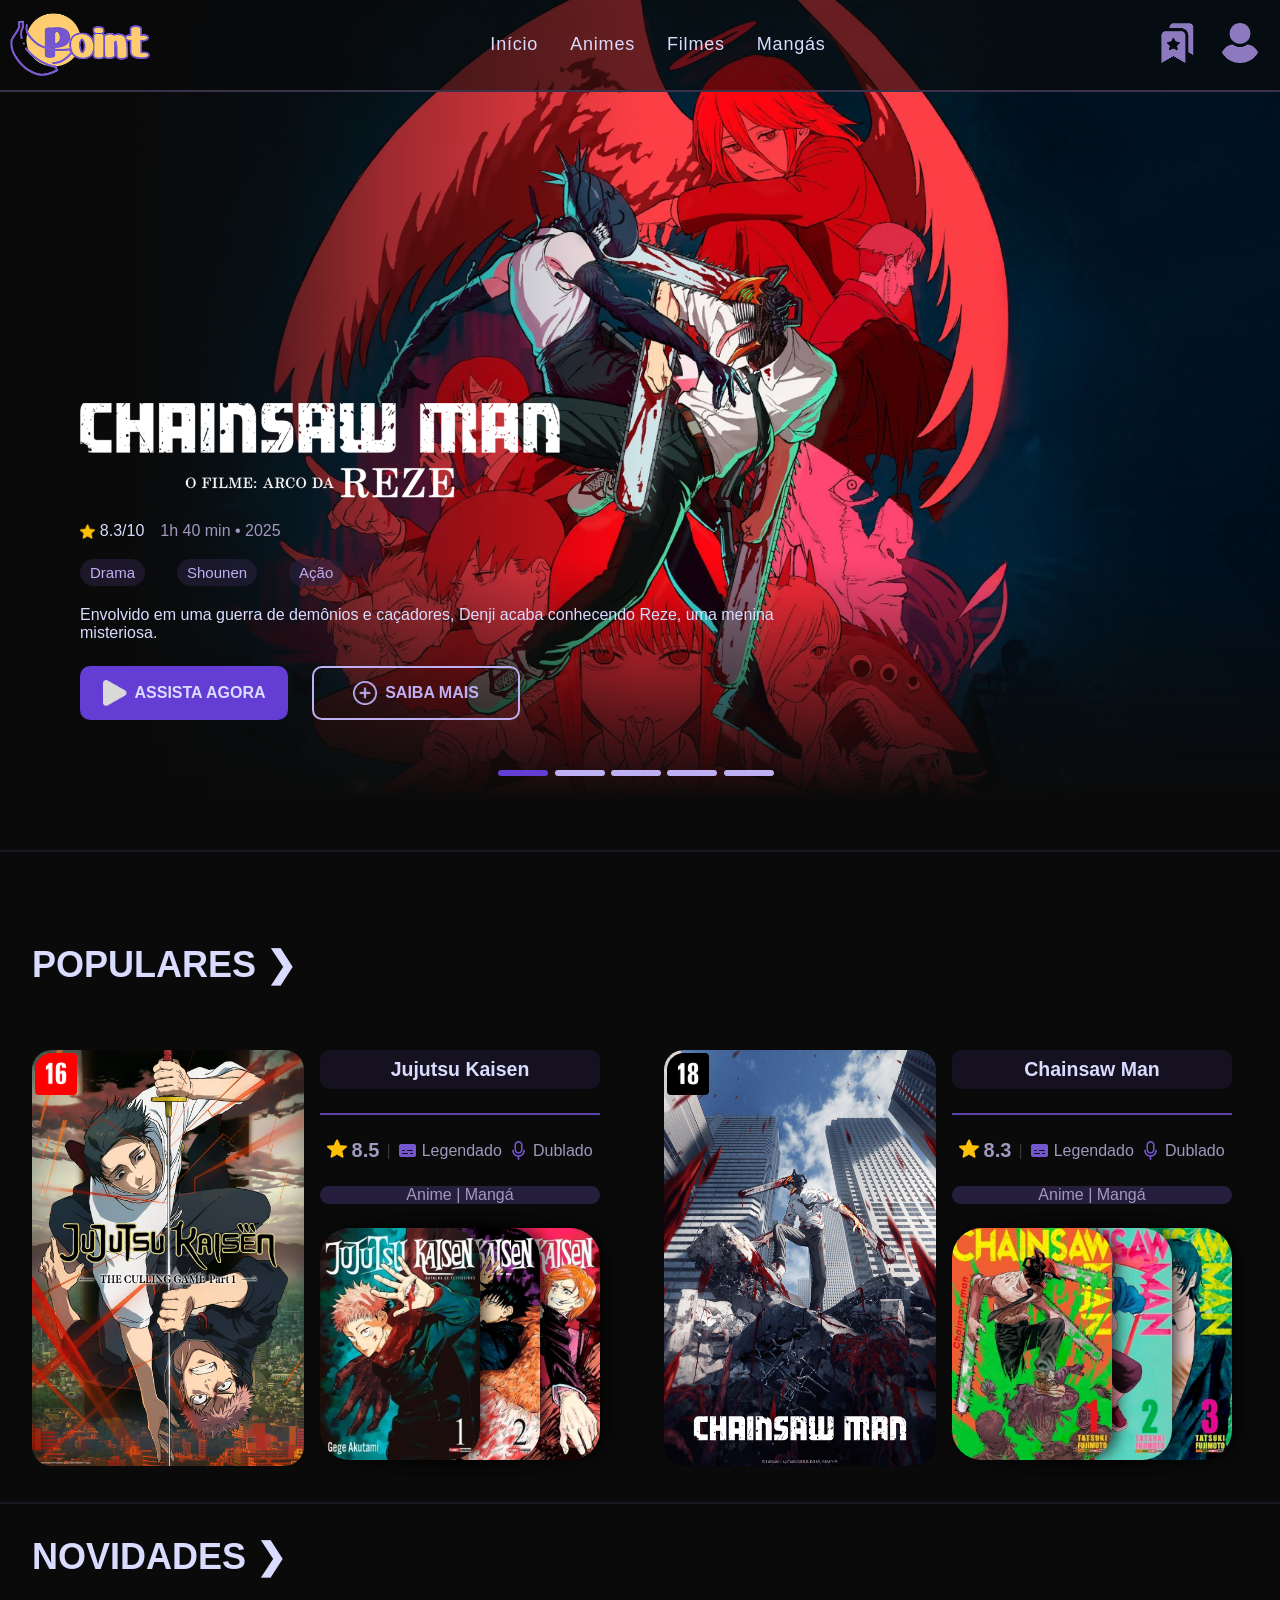
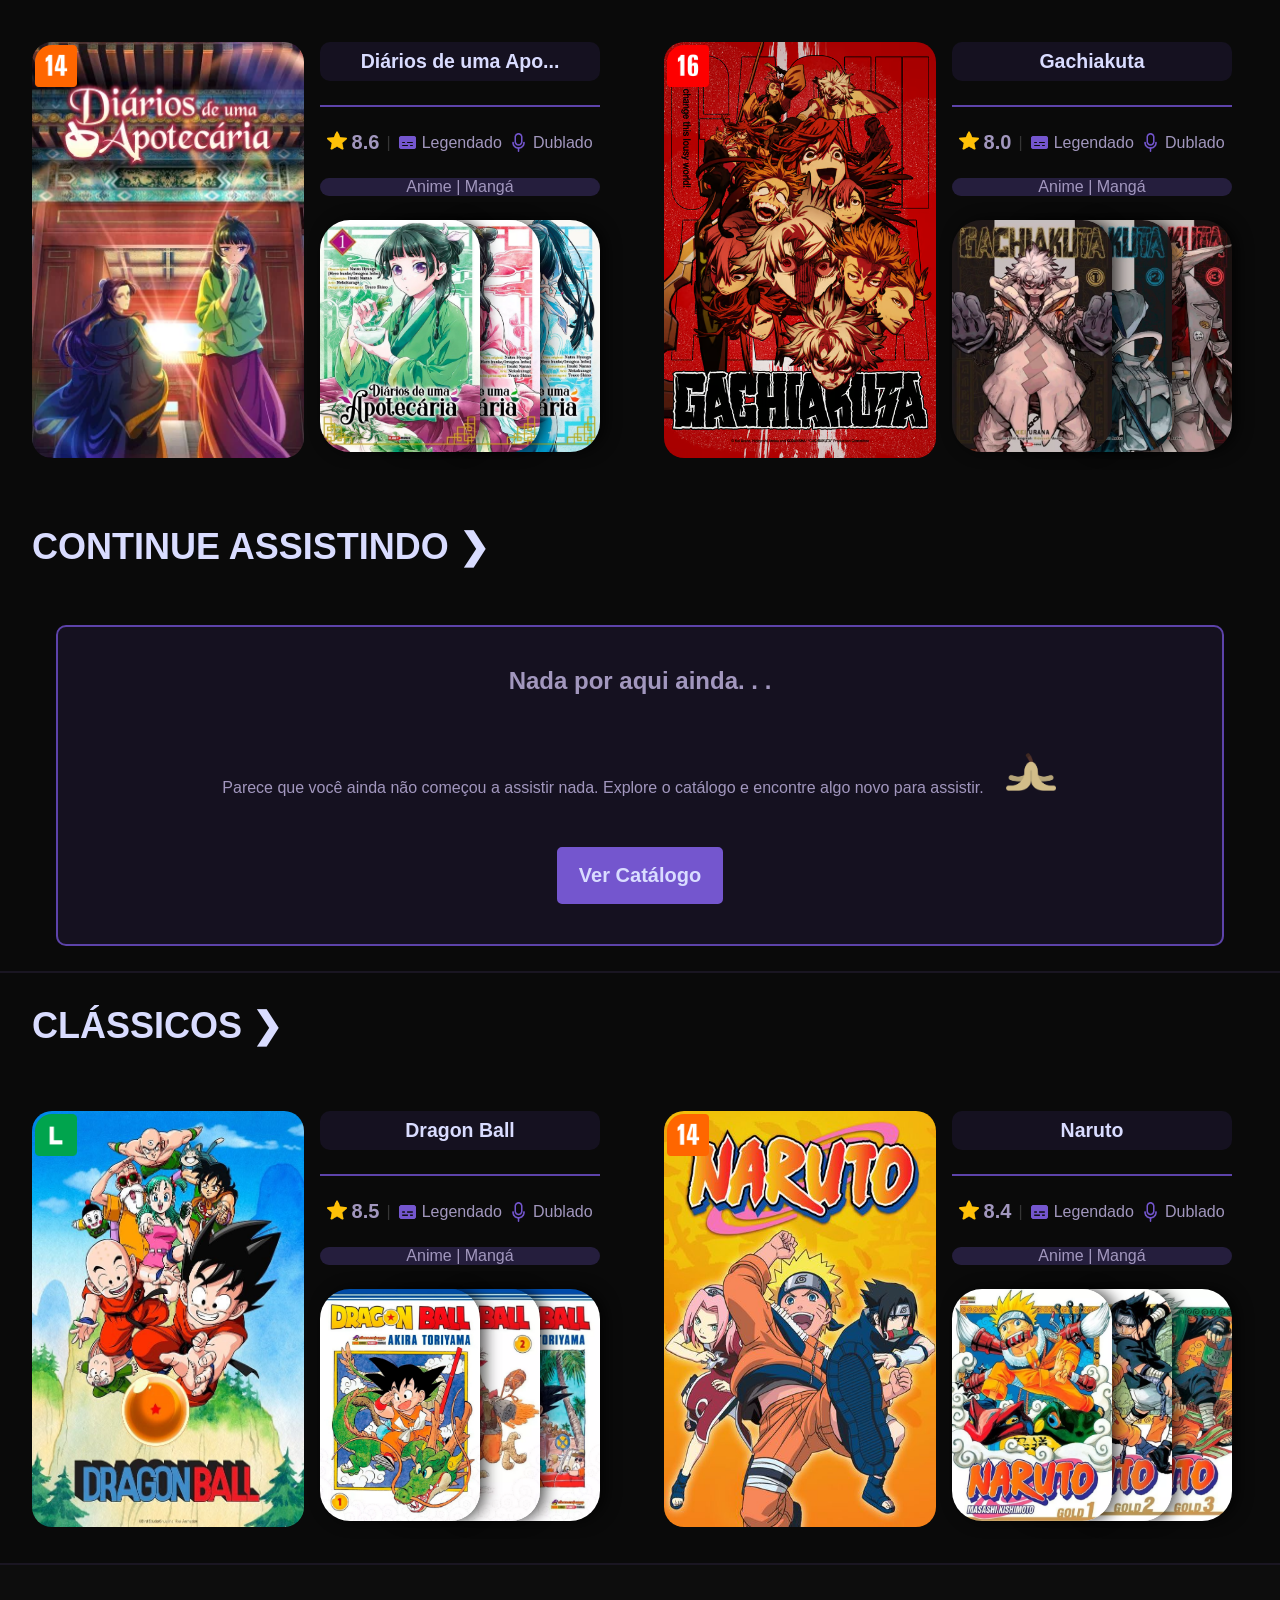
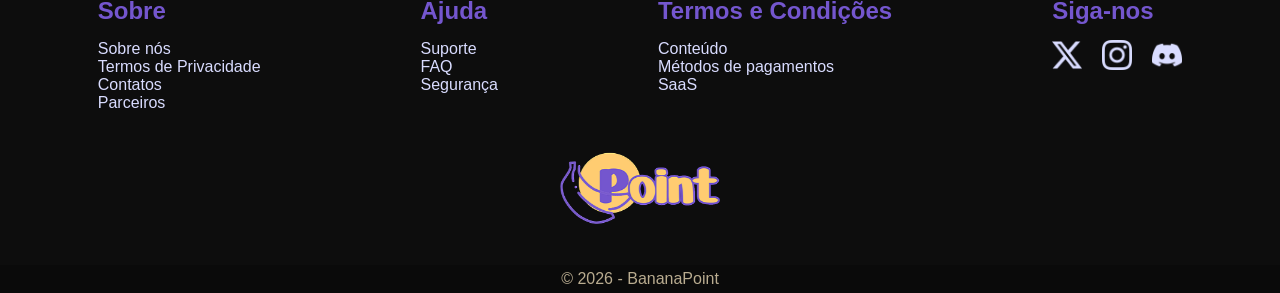
<file: public/index.html>
<!DOCTYPE html>
<html lang="pt-br">
<head>
    <meta charset="UTF-8">
    <meta name="viewport" content="width=device-width, initial-scale=1.0">
    <link rel="stylesheet" href="./assets/styles.css">
    <link rel="stylesheet" href="./assets/slides.css">
    <link rel="stylesheet" href="./assets/categorias.css">
    <link rel="stylesheet" href="./assets/cabecalho.css">
    <link rel="stylesheet" href="./assets/secoes.css">
    <link rel="stylesheet" href="./assets/rodape.css">
    <script src="./assets/script.js" defer></script>
    <title>Banana Point | Home </title>
    <link rel="shortcut icon" href="./img/BananaPoint.ico" type="image/x-icon">
</head>
<body>
    <!--==========================================-->
    <!--=========CABECALHO PRINCIPAL!=============-->

    <!--<li class="item-dropdown">
        <input type="checkbox" id="dropdown" class="drop-checked">
        <label for="dropdown" class="drop-botao">Categorias <span>⌵</span></label>
        <ul class="categorias-conteudo">
            <li><a href="#">Ação</a></li>
            <li><a href="#">Comédia</a></li>
            <li><a href="#">Clássicos</a></li>
            <li><a href="#">Drama</a></li>
            <li><a href="#">Fantasia</a></li>
            <li><a href="#">Ficção Científica</a></li>
            <li><a href="#">Romance</a></li>
            <li><a href="#">Shounen</a></li>
            <li><a href="#">Sobrenatural</a></li>
            <li><a href="#">Sombrios</a></li>
        </ul>
    </li> -->
    <div class="cabecalho-container"> <!--navegacao__container-->
        <a href="./index.html"><img src="./img/BananaPoint.png" alt="Logo Banana Point" class="logo-img"></a>
        <ul class="navegacao"> <!--categorias__cabecalho-->
                <li class="lista-navegacao"><a class="link-navegacao" href="./index.html">Início</a></li>
                <li class="lista-navegacao"><a class="link-navegacao" href="./animes.html">Animes</a></li>
                <li class="lista-navegacao"><a class="link-navegacao" href="./filmes">Filmes</a></li>
                <li class="lista-navegacao"><a class="link-navegacao" href="./mangas">Mangás</a></li>
            </ul>
        <div class="usuario-acoes">
            <a href="./favoritos.html" aria-label="Minha Lista"><img src="./img/icones/icone-favoritos.png" alt="Favoritos"></a>
            <a href="./login.html"><img src="./img/icones/icone-perfil.png" alt="Entrar na conta"></a>
        </div>
    </div>
    <!--==========================================-->

    <!-------------------!!-------------------------->

    <!--==========================================-->
    <!--SLIDESHOW (CARROSSEL) DA PÁGINA PRINCIPAL!-->
    
    <section class="slider">
        <div class="slider-conteudo"> 
            <input type="radio" name="botao-radio" id="radio1" checked>
            <input type="radio" name="botao-radio" id="radio2">
            <input type="radio" name="botao-radio" id="radio3">
            <input type="radio" name="botao-radio" id="radio4">
            <input type="radio" name="botao-radio" id="radio5">
        
            <!--==========================================-->
            <!-- SLIDE 1 -->
            <div class="slide-container primeiro" style="background-image: url('./img/banners/pagina-inicial/banner-chainsaw-man.png')"> 
            <!--_______________________________-->
                <div class="slide-info">
                    <img src="./img/logos/logo-chainsaw-man.png" alt="Chainsaw Man Logo" class="logo-banners">
                    <div class="avaliacao-banner">
                        <p class="avaliacao-texto"><img src="./img/icones/icone-estrela.png" width="15rem"> 8.3/10</p>
                        <p class="info-banner"> 1h 40 min • 2025</p>
                    </div>
                    <div class="categorias-banner">
                        <ul class="lista-categoria-banner">
                            <li class="btn-categoria-banner"><a href="#drama">Drama</a></li>
                            <li class="btn-categoria-banner"><a href="#shounen">Shounen</a></li>
                            <li class="btn-categoria-banner"><a href="#acao">Ação</a></li>
                        </ul>
                    </div>
                    <p class="descricao-banner">Envolvido em uma guerra de demônios e caçadores, Denji acaba conhecendo Reze, uma menina misteriosa.</p>
                    <div class="btn-acoes">
                        <a href="./pagina-animes/player.html#rezearc" class="btn-assista-agora"><img src="./img/icones/icone-play.png" alt="Assista Agora">ASSISTA AGORA</a>
                        <a href="./pagina-animes/filmes.html#chainsaw-man" class="btn-saiba-mais"><img src="./img/icones/icone-info-roxo-claro.png" alt="Saber Mais">SAIBA MAIS</a>
                    </div>
                </div>
            </div>
            <!--==========================================-->
            <!-- SLIDE 2 -->
            <div class="slide-container" style="background-image: url('./img/banners/pagina-inicial/banner-demon-slayer.png')">
            <!--_______________________________-->
                <div class="slide-info">
                    <img src="./img/logos/logo-demon-slayer.png" alt="Demon Slayer Logo" class="demon-logo">
                    <div class="avaliacao-banner">
                        <p class="avaliacao-texto"><img src="./img/icones/icone-estrela.png" width="15rem"> 8.6/10</p>
                        <p class="info-banner"> 5 temporadas • 2019</p>
                    </div>
                    <div class="categorias-banner">
                        <ul class="lista-categoria-banner">
                            <li class="btn-categoria-banner"><a href="#shounen">Shounen</a></li>
                            <li class="btn-categoria-banner"><a href="#drama">Drama</a></li>
                            <li class="btn-categoria-banner"><a href="#fantasia">Fantasia</a></li>
                        </ul>
                    </div>
                    <p class="descricao-banner">Demônios massacraram sua família e amaldiçoaram sua irmã. Agora Tanjiro inicia sua jornada para encontrar a cura e se vingar.</p>
                    <div class="btn-acoes">
                        <a href="./pagina-animes/player.html#demonslayer" class="btn-assista-agora"><img src="./img/icones/icone-play.png" alt="Assista Agora">ASSISTA AGORA</a>
                        <a href="./pagina-animes/index.html#demon-slayer" class="btn-saiba-mais"><img src="./img/icones/icone-info-roxo-claro.png" alt="Saber Mais">SAIBA MAIS</a>
                    </div>
                </div>
            </div>
            <!--==========================================-->
            <!-- SLIDE 3 -->
            <div class="slide-container" style="background-image: url('./img/banners/pagina-inicial/banner-jujutsu-kaisen.png')">
            <!--_______________________________-->
                <div class="slide-info">
                    <img src="./img/logos/logo-jujutsu.png" alt="Jujutsu Kaisen Logo" class="logo-banners">
                    <div class="avaliacao-banner">
                        <p class="avaliacao-texto"><img src="./img/icones/icone-estrela.png" width="15rem"> 8.5/10</p>
                        <p class="info-banner"> 3 Temporadas • 2020</p>
                    </div>
                    <div class="categorias-banner">
                        <ul class="lista-categoria-banner">
                            <li class="btn-categoria-banner"><a href="#acao">Ação</a></li>
                            <li class="btn-categoria-banner"><a href="#shounen">Shounen</a></li>
                            <li class="btn-categoria-banner"><a href="#fantasia">Fantasia</a></li>
                            <li class="btn-categoria-banner"><a href="#sobrenatural">Sobrenatural</a></li>
                            <li class="btn-categoria-banner"><a href="#drama">Drama</a></li>
                        </ul>
                    </div>
                    <p class="descricao-banner">Yuji engole um dedo amaldiçoado para salvar um amigo e passa a dividir o corpo com Sukuna.</p>
                    <div class="btn-acoes">
                        <a href="./pagina.html" class="btn-assista-agora"><img src="./img/icones/icone-play.png" alt="Assista Agora">ASSISTA AGORA</a>
                        <a href="./pagina-animes/index.html#jujutsu-kaisen" class="btn-saiba-mais"><img src="./img/icones/icone-info-roxo-claro.png" alt="Saber Mais">SAIBA MAIS</a>
                    </div>
                </div>
            </div>
            <!--==========================================-->
            <!-- SLIDE 4 -->
            <div class="slide-container" style="background-image: url('./img/banners/pagina-inicial/banner-mob-psycho-100.png')">
            <!--_______________________________-->
                <div class="slide-info">
                    <img src="./img/logos/logo-mob-psycho.png" alt="Mob Psycho 100 Logo" class="logo-banners">
                    <div class="avaliacao-banner">
                        <p class="avaliacao-texto"><img src="./img/icones/icone-estrela.png" width="15rem"> 8.5/10</p>
                        <p class="info-banner"> 3 Temporadas • 2016</p>
                    </div>
                    <div class="categorias-banner">
                        <ul class="lista-categoria-banner">
                            <li class="btn-categoria-banner"><a href="#acao">Ação</a></li>
                            <li class="btn-categoria-banner"><a href="#Comédia">Comédia</a></li>
                            <li class="btn-categoria-banner"><a href="#fantasia">Fantasia</a></li>
                            <li class="btn-categoria-banner"><a href="#sobrenatural">Sobrenatural</a></li>
                        </ul>
                    </div>
                    <p class="descricao-banner">Shigeo pode até parecer bem normalzinho, mas na verdade esconde poderes psíquicos incríveis que acabam aparecendo quando ele perder o controle das próprias emoções.</p>
                    <div class="btn-acoes">
                        <a href="./pagina.html" class="btn-assista-agora"><img src="./img/icones/icone-play.png" alt="Assista Agora">ASSISTA AGORA</a>
                        <a href="#saibamais" class="btn-saiba-mais"><img src="./img/icones/icone-info-roxo-claro.png" alt="Saber Mais">SAIBA MAIS</a>
                    </div>
                </div>
            </div>
            <!--==========================================-->
            <!-- SLIDE 5 -->
            <div class="slide-container" style="background-image: url('./img/banners/pagina-inicial/banner-cowboy-bebop.png')">
            <!--_______________________________-->
                <div class="slide-info">
                    <img src="./img/logos/logo-cowbow-bebop.png" alt="Cowboy Bebop Logo" class="cowboy-logo">
                    <div class="avaliacao-banner">
                        <p class="avaliacao-texto"><img src="./img/icones/icone-estrela.png" width="15rem"> 8.9/10</p>
                        <p class="info-banner"> 26 episódios • 1998</p>
                    </div>
                    <div class="categorias-banner">
                        <ul class="lista-categoria-banner">
                            <li class="btn-categoria-banner"><a href="#acao">Ação</a></li>
                            <li class="btn-categoria-banner"><a href="#drama">Drama</a></li>
                            <li class="btn-categoria-banner"><a href="#ficcao-cientifica">Ficção Científica</a></li>
                        </ul>
                    </div>
                    <p class="descricao-banner">Uma equipe incomum de caçadores de recompensas tenta ganhar a vida viajando pelo espaço.</p>
                    <div class="btn-acoes">
                        <a href="./pagina.html" class="btn-assista-agora"><img src="./img/icones/icone-play.png" alt="Assista Agora">ASSISTA AGORA</a>
                        <a href="#saibamais" class="btn-saiba-mais"><img src="./img/icones/icone-info-roxo-claro.png" alt="Saber Mais">SAIBA MAIS</a>
                    </div>
                </div>
            </div>

            <div class="nav-auto">
                <div class="auto-btn1"></div>
                <div class="auto-btn2"></div>
                <div class="auto-btn3"></div>
                <div class="auto-btn4"></div>
                <div class="auto-btn5"></div>
            </div>

            <div class="nav-manual">
                <label for="radio1" class="manual-btn"></label>
                <label for="radio2" class="manual-btn"></label>
                <label for="radio3" class="manual-btn"></label>
                <label for="radio4" class="manual-btn"></label>
                <label for="radio5" class="manual-btn"></label>
            </div>
        </div>
    </section>
    <!--==========================================-->
    <!--============SEÇÃO POPULARES===============-->

    <main class="conteudo-principal">
        <div class="secao-populares">
            <hr color="#1a1622" class="divider-secao">
            <h1 class="titulo-categoria">POPULARES ❯</h1>
            
            <div class="obras-categorias">
                <!--==========================================-->
                <!--================OBRA 1====================-->
                <div class="container-obras">
                    <div class="capa-anime">
                        <img src="./img/classificacao/classificacao-16.png" alt="Classificação de 16 anos" class="classificacao-img">
                        <a href="./pagina-animes/index.html#jujutsu-kaisen"><img src="./img/capas/capas-animes/jujutsu-kaisen.png" alt="Jujutsu Kaisen"></a>
                    </div>
                    <div class="info-obra">
                        <a href="#" class="titulo-anime">
                            <h2>Jujutsu Kaisen</h2>
                        </a>
                        <hr color="#5D43AA">
                        <div class="metadados-obra">
                            <h2><img src="./img/icones/icone-estrela.png" alt="Avaliação">8.5 </h2>
                            <p class="divider-metadados">|</p>
                            <p><img src="./img/icones/icone-legendado.png" alt="Legendado">Legendado</p>
                            <p><img src="./img/icones/icone-dublado.png" alt="">Dublado</p>
                        </div>
                        <div class="tipos-midia">
                            <p>Anime | Mangá</p>
                        </div>
                        <div class="capas-manga">
                            <a href="./pagina-mangas/index.html#jujutsu-kaisen"><img src="./img/capas/capas-manga/jujutsu-kaisen/jujutsu-kaisen-vol1.png" alt="Jujutsu Kaisen Volume 1" class="volume-1"></a>
                            <a href="./pagina-mangas/index.html#jujutsu-kaisen"><img src="./img/capas/capas-manga/jujutsu-kaisen/jujutsu-kaisen-vol2.png" alt="Jujutsu Kaisen Volume 2" class="volume-2"></a>
                            <a href="./pagina-mangas/index.html#jujutsu-kaisen"><img src="./img/capas/capas-manga/jujutsu-kaisen/jujutsu-kaisen-vol3.png" alt="Jujutsu Kaisen Volume 3" class="volume-3"></a>
                        </div>
                    </div>
                </div>
                <!--==========================================-->
                <!--================OBRA 2====================-->
                <div class="container-obras">
                    <div class="capa-anime">
                        <img src="./img/classificacao/classificacao-18.png" alt="Classificação de 18 anos" class="classificacao-img">
                        <a href="./pagina-animes/index.html#chainsaw-man"><img src="./img/capas/capas-animes/chainsaw-man.png" alt="Chainsaw Man"></a>
                    </div>
                    <div class="info-obra">
                        <a href="#" class="titulo-anime">
                            <h2>Chainsaw Man</h2>
                        </a>
                        <hr color="#5D43AA">
                        <div class="metadados-obra">
                            <h2><img src="./img/icones/icone-estrela.png" alt="Avaliação">8.3 </h2>
                            <p class="divider-metadados">|</p>
                            <p><img src="./img/icones/icone-legendado.png" alt="Legendado">Legendado</p>
                            <p><img src="./img/icones/icone-dublado.png" alt="">Dublado</p>
                        </div>
                        <div class="tipos-midia">
                            <p>Anime | Mangá</p>
                        </div>
                        <div class="capas-manga">
                            <a href="./pagina-mangas/index.html#chainsaw-man"><img src="./img/capas/capas-manga/chainsawman/chainsaw-man-vol-1.png" alt="Chainsaw Man Volume 1" class="volume-1"></a>
                            <a href="./pagina-mangas/index.html#chainsaw-man"><img src="./img/capas/capas-manga/chainsawman/chainsaw-man-vol-2.png" alt="Chainsaw Man Volume 2" class="volume-2"></a>
                            <a href="./pagina-mangas/index.html#chainsaw-man"><img src="./img/capas/capas-manga/chainsawman/chainsaw-man-vol-3.png" alt="Chainsaw Man Volume 3" class="volume-3"></a>
                        </div>
                    </div>
                </div>
                <!--================OBRA 2====================-->
                <div class="container-obras">
                    <div class="capa-anime">
                        <img src="./img/classificacao/classificacao-16.png" alt="Classificação de 16 anos" class="classificacao-img">
                        <a href="./pagina-animes/index.html#dandadan"><img src="./img/capas/capas-animes/dandadan.png" alt="Dandadan"></a>
                    </div>
                    <div class="info-obra">
                        <a href="#" class="titulo-anime">
                            <h2>Dandadan</h2>
                        </a>
                        <hr color="#5D43AA">
                        <div class="metadados-obra">
                            <h2><img src="./img/icones/icone-estrela.png" alt="Avaliação">8.3 </h2>
                            <p class="divider-metadados">|</p>
                            <p><img src="./img/icones/icone-legendado.png" alt="Legendado">Legendado</p>
                            <p><img src="./img/icones/icone-dublado.png" alt="">Dublado</p>
                        </div>
                        <div class="tipos-midia">
                            <p>Anime | Mangá</p>
                        </div>
                        <div class="capas-manga">
                            <a href="./pagina-mangas/index.html#dandadan"><img src="./img/capas/capas-manga/dandadan/dandadan-vol-1.png" alt="Dandadan Volume 1" class="volume-1"></a>
                            <a href="./pagina-mangas/index.html#dandadan"><img src="./img/capas/capas-manga/dandadan/dandadan-vol-2.png" alt="Dandadan Volume 2" class="volume-2"></a>
                            <a href="./pagina-mangas/index.html#dandadan"><img src="./img/capas/capas-manga/dandadan/dandadan-vol-3.png" alt="Dandadan Volume 3" class="volume-3"></a>
                        </div>
                    </div>
                </div>
                <div class="container-obras">
                    <div class="capa-anime">
                        <img src="./img/classificacao/classificacao-16.png" alt="Classificação de 16 anos" class="classificacao-img">
                        <a href="#"><img src="./img/capas/capas-animes/demon-slayer.png" alt="Demon Slayer"></a>
                    </div>
                    <div class="info-obra">
                        <a href="#" class="titulo-anime">
                            <h2>Demon Slayer</h2>
                        </a>
                        <hr color="#5D43AA">
                        <div class="metadados-obra">
                            <h2><img src="./img/icones/icone-estrela.png" alt="Avaliação">8.6 </h2>
                            <p class="divider-metadados">|</p>
                            <p><img src="./img/icones/icone-legendado.png" alt="Legendado">Legendado</p>
                            <p><img src="./img/icones/icone-dublado.png" alt="">Dublado</p>
                        </div>
                        <div class="tipos-midia">
                            <p>Anime | Mangá</p>
                        </div>
                        <div class="capas-manga">
                            <a href="#"><img src="./img/capas/capas-manga/demon-slayer-vol1.png" alt="Demon Slayer Volume 1" class="volume-1"></a>
                            <a href="#"><img src="./img/capas/capas-manga/demon-slayer-vol2.png" alt="Demon Slayer Volume 2" class="volume-2"></a>
                            <a href="#"><img src="./img/capas/capas-manga/demon-slayer-vol3.png" alt="Demon Slayer Volume 3" class="volume-3"></a>
                        </div>
                    </div>
                </div>
                <!--==========================================-->
                <!--================OBRA 3====================-->
                
            <!--==========================================-->
                

            </div>
        </div>
        <!--==========================================-->
        <!--============SEÇÃO NOVIDADES===============-->

        <div class="secao-novidades">
            <hr color="#1a1622" class="divider-secao-novidades">
            <h1 class="titulo-categoria">NOVIDADES ❯</h1>
            
            <div class="obras-categorias">
                <!--==========================================-->
                <!--================OBRA 1====================-->
                <div class="container-obras">
                    <div class="capa-anime">
                        <img src="./img/classificacao/classificacao-14.png" alt="Classificação de 14 anos" class="classificacao-img">
                        <a href="#"><img src="./img/capas/capas-animes/diarios-de-uma-apotecaria.png" alt="Diários de uma Apotecária"></a>
                    </div>
                    <div class="info-obra">
                        <a href="#" class="titulo-anime">
                            <h2>Diários de uma Apo...</h2>
                        </a>
                        <hr color="#5D43AA">
                        <div class="metadados-obra">
                            <h2><img src="./img/icones/icone-estrela.png" alt="Avaliação">8.6 </h2>
                            <p class="divider-metadados">|</p>
                            <p><img src="./img/icones/icone-legendado.png" alt="Legendado">Legendado</p>
                            <p><img src="./img/icones/icone-dublado.png" alt="">Dublado</p>
                        </div>
                        <div class="tipos-midia">
                            <p>Anime | Mangá</p>
                        </div>
                        <div class="capas-manga">
                            <a href="#"><img src="./img/capas/capas-manga/diarios-de-uma-apotecaria-vol1.png" alt="Diários de uma Apotecária Volume 1" class="volume-1"></a>
                            <a href="#"><img src="./img/capas/capas-manga/diarios-de-uma-apotecaria-vol2.png" alt="Diários de uma Apotecária Volume 2" class="volume-2"></a>
                            <a href="#"><img src="./img/capas/capas-manga/diarios-de-uma-apotecaria-vol3.png" alt="Diários de uma Apotecária Volume 3" class="volume-3"></a>
                        </div>
                    </div>
                </div>
                <!--==========================================-->
                <!--================OBRA 2====================-->
                <div class="container-obras">
                    <div class="capa-anime">
                        <img src="./img/classificacao/classificacao-16.png" alt="Classificação de 16 anos" class="classificacao-img">
                        <a href="#"><img src="./img/capas/capas-animes/gachiakuta.png" alt="Gachiakuta"></a>
                    </div>
                    <div class="info-obra">
                        <a href="#" class="titulo-anime">
                            <h2>Gachiakuta</h2>
                        </a>
                        <hr color="#5D43AA">
                        <div class="metadados-obra">
                            <h2><img src="./img/icones/icone-estrela.png" alt="Avaliação">8.0 </h2>
                            <p class="divider-metadados">|</p>
                            <p><img src="./img/icones/icone-legendado.png" alt="Legendado">Legendado</p>
                            <p><img src="./img/icones/icone-dublado.png" alt="">Dublado</p>
                        </div>
                        <div class="tipos-midia">
                            <p>Anime | Mangá</p>
                        </div>
                        <div class="capas-manga">
                            <a href="#"><img src="./img/capas/capas-manga/gachiakuta-vol1.png" alt="Gachiakuta Volume 1" class="volume-1"></a>
                            <a href="#"><img src="./img/capas/capas-manga/gachiakuta-vol2.png" alt="Gachiakuta Volume 2" class="volume-2"></a>
                            <a href="#"><img src="./img/capas/capas-manga/gachiakuta-vol3.png" alt="Gachiakuta Volume 3" class="volume-3"></a>
                        </div>
                    </div>
                </div>
                <!--==========================================-->
                <!--================OBRA 3====================-->
                <div class="container-obras">
                    <div class="capa-anime">
                        <img src="./img/classificacao/classificacao-18.png" alt="Classificação de 18 anos" class="classificacao-img">
                        <a href="#"><img src="./img/capas/capas-animes/dorohedoro.png" alt="Dorohedoro"></a>
                    </div>
                    <div class="info-obra">
                        <a href="#" class="titulo-anime">
                            <h2>Dorohedoro</h2>
                        </a>
                        <hr color="#5D43AA">
                        <div class="metadados-obra">
                            <h2><img src="./img/icones/icone-estrela.png" alt="Avaliação">8.0 </h2>
                            <p class="divider-metadados">|</p>
                            <p><img src="./img/icones/icone-legendado.png" alt="Legendado">Legendado</p>
                            <p><img src="./img/icones/icone-dublado.png" alt="">Dublado</p>
                        </div>
                        <div class="tipos-midia">
                            <p>Anime | Mangá</p>
                        </div>
                        <div class="capas-manga">
                            <a href="#"><img src="./img/capas/capas-manga/dorohedoro-vol1.png" alt="Ataque dos Titãs  Volume 1" class="volume-1"></a>
                            <a href="#"><img src="./img/capas/capas-manga/dorohedoro-vol2.png" alt="Ataque dos Titãs Volume 2" class="volume-2"></a>
                            <a href="#"><img src="./img/capas/capas-manga/dorohedoro-vol3.png" alt="Ataque dos Titãs Volume 3" class="volume-3"></a>
                        </div>
                    </div>
                </div>
                <!--==========================================-->
                <!--================OBRA 4====================-->
                <div class="container-obras">
                    <div class="capa-anime">
                        <img src="./img/classificacao/classificacao-14.png" alt="Classificação de 14 anos" class="classificacao-img">
                        <a href="#"><img src="./img/capas/capas-animes/frieren-e-a-jornada-para-o-alem.png" alt="Frieren"></a>
                    </div>
                    <div class="info-obra">
                        <a href="#" class="titulo-anime">
                            <h2>Frieren e a Jornada...</h2>
                        </a>
                        <hr color="#5D43AA">
                        <div class="metadados-obra">
                            <h2><img src="./img/icones/icone-estrela.png" alt="Avaliação">8.9 </h2>
                            <p class="divider-metadados">|</p>
                            <p><img src="./img/icones/icone-legendado.png" alt="Legendado">Legendado</p>
                            <p><img src="./img/icones/icone-dublado.png" alt="">Dublado</p>
                        </div>
                        <div class="tipos-midia">
                            <p>Anime | Mangá</p>
                        </div>
                        <div class="capas-manga">
                            <a href="#"><img src="./img/capas/capas-manga/frieren-e-a-jornada-para-o-alem-vol1.png" alt="Frieren e a Jornada Para o Além Volume 1" class="volume-1"></a>
                            <a href="#"><img src="./img/capas/capas-manga/frieren-e-a-jornada-para-o-alem-vol2.png" alt="Frieren e a Jornada Para o Além Volume 2" class="volume-2"></a>
                            <a href="#"><img src="./img/capas/capas-manga/frieren-e-a-jornada-para-o-alem-vol3.png" alt="Frieren e a Jornada Para o Além Volume 3" class="volume-3"></a>
                        </div>
                    </div>
                </div>
                <!--==========================================-->
                <!--================OBRA 5====================-->
                
            <!--==========================================-->
                

            </div>
        </div>
        <!--==========================================-->
        <!--========continue assistindo seção=========-->
        <div class="secao-continue-assistindo">
            <h1 class="titulo-categoria">CONTINUE ASSISTINDO ❯</h1>
            <div class="container-continue">
                <div class="info-continue-assistindo">
                    <div class="titulo-continue-assistindo">
                        <h2>Nada por aqui ainda. . .</h2>
                    </div>
                    <div class="descricao-continue-assistindo">
                        <p>Parece que você ainda não começou a assistir nada. Explore o catálogo e encontre algo novo para assistir.</p>
                        <div class="img-continue-assistindo">
                            <img src="./img/icones/banana.png" alt="Banana">
                            
                        </div>
                    </div>
                    <button class="btn-explore"> Ver Catálogo</button>
                </div>
                
            </div>
        </div>
        <!--==========================================-->
        <!--=============SEÇÃO CLÁSSICOS==============-->
        <div class="secao-classicos">
            <hr color="#1a1622">
            <h1 class="titulo-categoria">CLÁSSICOS ❯</h1>
            
            <div class="obras-categorias">
                <!--==========================================-->
                <!--================OBRA 1====================-->
                <div class="container-obras">
                    <div class="capa-anime">
                        <img src="./img/classificacao/classificacao-livre.png" alt="Classificação livre" class="classificacao-img">
                        <a href="#"><img src="./img/capas/capas-animes/dragon-ball.png" alt="Dragon Ball"></a>
                    </div>
                    <div class="info-obra">
                        <a href="#" class="titulo-anime">
                            <h2>Dragon Ball</h2>
                        </a>
                        <hr color="#5D43AA">
                        <div class="metadados-obra">
                            <h2><img src="./img/icones/icone-estrela.png" alt="Avaliação">8.5 </h2>
                            <p class="divider-metadados">|</p>
                            <p><img src="./img/icones/icone-legendado.png" alt="Legendado">Legendado</p>
                            <p><img src="./img/icones/icone-dublado.png" alt="">Dublado</p>
                        </div>
                        <div class="tipos-midia">
                            <p>Anime | Mangá</p>
                        </div>
                        <div class="capas-manga">
                            <a href="#"><img src="./img/capas/capas-manga/dragon-ball-vol1.png" alt="Dragon Ball Volume 1" class="volume-1"></a>
                            <a href="#"><img src="./img/capas/capas-manga/dragon-ball-vol2.png" alt="Dragon Ball Volume 2" class="volume-2"></a>
                            <a href="#"><img src="./img/capas/capas-manga/dragon-ball-vol3.png" alt="Dragon Ball Volume 3" class="volume-3"></a>
                        </div>
                    </div>
                </div>
                <!--==========================================-->
                <!--================OBRA 2====================-->
                <div class="container-obras">
                    <div class="capa-anime">
                        <img src="./img/classificacao/classificacao-14.png" alt="Classificação de 14 anos" class="classificacao-img">
                        <a href="#"><img src="./img/capas/capas-animes/naruto.png" alt="Naruto"></a>
                    </div>
                    <div class="info-obra">
                        <a href="#" class="titulo-anime">
                            <h2>Naruto</h2>
                        </a>
                        <hr color="#5D43AA">
                        <div class="metadados-obra">
                            <h2><img src="./img/icones/icone-estrela.png" alt="Avaliação">8.4 </h2>
                            <p class="divider-metadados">|</p>
                            <p><img src="./img/icones/icone-legendado.png" alt="Legendado">Legendado</p>
                            <p><img src="./img/icones/icone-dublado.png" alt="">Dublado</p>
                        </div>
                        <div class="tipos-midia">
                            <p>Anime | Mangá</p>
                        </div>
                        <div class="capas-manga">
                            <a href="#"><img src="./img/capas/capas-manga/naruto-vol1.png" alt="Naruto Volume 1" class="volume-1"></a>
                            <a href="#"><img src="./img/capas/capas-manga/naruto-vol2.png" alt="Naruto Volume 2" class="volume-2"></a>
                            <a href="#"><img src="./img/capas/capas-manga/naruto-vol3.png" alt="Naruto Volume 3" class="volume-3"></a>
                        </div>
                    </div>
                </div>
                <!--==========================================-->
                <!--================OBRA 3====================-->
                <div class="container-obras">
                    <div class="capa-anime">
                        <img src="./img/classificacao/classificacao-14.png" alt="Classificação de 14 anos" class="classificacao-img">
                        <a href="#"><img src="./img/capas/capas-animes/one-piece.png" alt="One Piece"></a>
                    </div>
                    <div class="info-obra">
                        <a href="#" class="titulo-anime">
                            <h2>One Piece</h2>
                        </a>
                        <hr color="#5D43AA">
                        <div class="metadados-obra">
                            <h2><img src="./img/icones/icone-estrela.png" alt="Avaliação">9.0 </h2>
                            <p class="divider-metadados">|</p>
                            <p><img src="./img/icones/icone-legendado.png" alt="Legendado">Legendado</p>
                            <p><img src="./img/icones/icone-dublado.png" alt="">Dublado</p>
                        </div>
                        <div class="tipos-midia">
                            <p>Anime | Mangá</p>
                        </div>
                        <div class="capas-manga">
                            <a href="#"><img src="./img/capas/capas-manga/one-piece-vol1.png" alt="One Piece Volume 1" class="volume-1"></a>
                            <a href="#"><img src="./img/capas/capas-manga/one-piece-vol2.png" alt="One Piece Volume 2" class="volume-2"></a>
                            <a href="#"><img src="./img/capas/capas-manga/one-piece-vol3.png" alt="One Piece Volume 3" class="volume-3"></a>
                        </div>
                    </div>
                </div>
                <!--==========================================-->
                <!--================OBRA 4====================-->
                <div class="container-obras">
                    <div class="capa-anime">
                        <img src="./img/classificacao/classificacao-14.png" alt="Classificação de 14 anos" class="classificacao-img">
                        <a href="#"><img src="./img/capas/capas-animes/yu-yu-hakusho.png" alt="Frieren"></a>
                    </div>
                    <div class="info-obra">
                        <a href="#" class="titulo-anime">
                            <h2>Yu Yu Hakusho</h2>
                        </a>
                        <hr color="#5D43AA">
                        <div class="metadados-obra">
                            <h2><img src="./img/icones/icone-estrela.png" alt="Avaliação">8.5 </h2>
                            <p class="divider-metadados">|</p>
                            <p><img src="./img/icones/icone-legendado.png" alt="Legendado">Legendado</p>
                            <p><img src="./img/icones/icone-dublado.png" alt="">Dublado</p>
                        </div>
                        <div class="tipos-midia">
                            <p>Anime | Mangá</p>
                        </div>
                        <div class="capas-manga">
                            <a href="#"><img src="./img/capas/capas-manga/yu-yu-hakusho-vol1.png" alt="Yu Yu Hakusho Volume 1" class="volume-1"></a>
                            <a href="#"><img src="./img/capas/capas-manga/yu-yu-hakusho-vol2.png" alt="Yu Yu Hakusho Volume 2" class="volume-2"></a>
                            <a href="#"><img src="./img/capas/capas-manga/yu-yu-hakusho-vol3.png" alt="Yu Yu Hakusho Volume 3" class="volume-3"></a>
                        </div>
                    </div>
                </div>
                <!--==========================================-->
                <!--================OBRA 5====================-->
                
            <!--==========================================-->
                

            </div>
        </div>
        



    </main>

    <!--==========================================-->
    <!--==========================================-->
    <footer class="rodape-container">
        <div class="rodape-conteudo">
            <div class="rodape-sobre">
                <h2>Sobre</h2>
                <a href="#"><p>Sobre nós</p></a>
                <a href="#"><p>Termos de Privacidade</p></a>
                <a href="#"><p>Contatos</p></a>
                <a href="#"><p>Parceiros</p></a>
            </div>
            <div class="rodape-ajuda">
                <h2>Ajuda</h2>
                <a href="#"><p>Suporte</p></a>
                <a href="#"><p>FAQ</p></a>
                <a href="#"><p>Segurança</p></a>
            </div>
            <div class="rodape-termos-e-condicoes">
                <h2>Termos e Condições</h2>
                <a href="#"><p>Conteúdo</p></a>
                <a href="#"><p>Métodos de pagamentos</p></a>
                <a href="#"><p>SaaS</p></a>
            </div>
            <div class="rodape-siga-nos">
                <h2>Siga-nos</h2>
                <div class="rodape-img-plataformas">
                    <a href="#"><img src="./img/icones/icone-twitter-alt.png" alt="Twitter Alt"></a>
                    <a href="#"><img src="./img/icones/icone-instagram.png" alt="Instagram"></a>
                    <a href="#"><img src="./img/icones/icone-discord.png" alt="Discord"></a>
                </div>
            </div>
        </div>
        <div class="rodape-logo-bananapoint" id="banana">
            <img src="./img/BananaPoint.png" alt="Banana Point Logo">
        </div>
        <p class="rodape-direitos-reservados"> &copy; 2026 - BananaPoint</p>
    </footer>

    
</body>
</html>
</file>
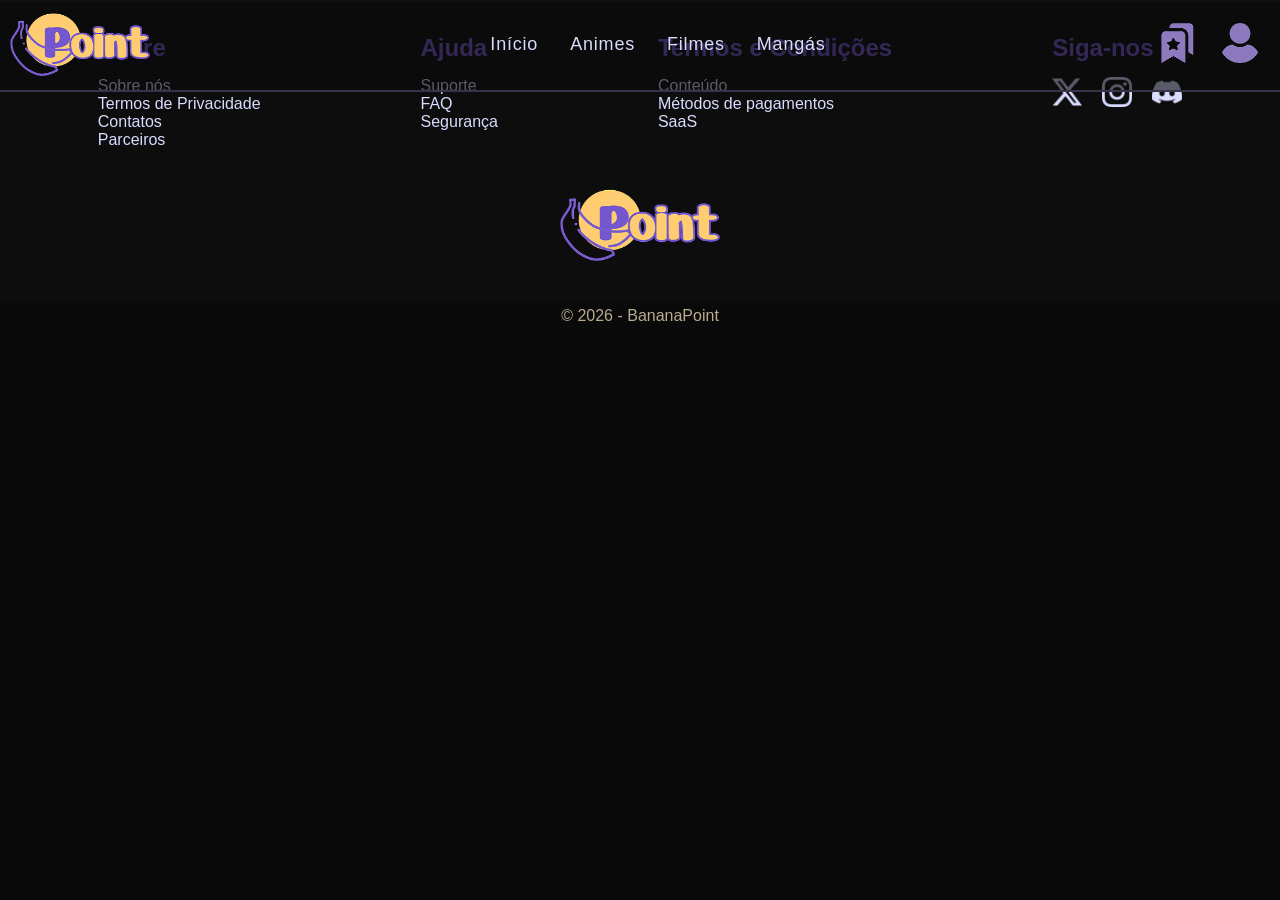
<file: public/pagina-mangas/index.html>
<!DOCTYPE html>
<html lang="pt-br">
<head>
    <meta charset="UTF-8">
    <meta name="viewport" content="width=device-width, initial-scale=1.0">
    <link rel="stylesheet" href="../assets/styles.css">
    <link rel="stylesheet" href="../assets/cabecalho.css">
    <link rel="stylesheet" href="../assets/secoes.css">
    <link rel="stylesheet" href="../assets/categorias.css">
    <link rel="stylesheet" href="../assets/rodape.css">
    <link rel="stylesheet" href="./assets/banner.css">
    <link rel="stylesheet" href="./assets/volumes.css">
    <link rel="stylesheet" href="./assets/styles.css">
    <link rel="stylesheet" href="./assets/abas.css">
    <script src="../assets/favoritos.js" defer></script>
    <title>Banana Point | Categorias </title>
    <link rel="shortcut icon" href="../img/banana-_1_.ico" type="image/x-icon">
</head>
<body>
    <!--==========================================-->
    <!--=========CABECALHO PRINCIPAL!=============-->

    <div class="cabecalho-container"> <!--navegacao__container-->
        <a href="../index.html"><img src="../img/BananaPoint.png" alt="Logo Banana Point" class="logo-img"></a>
        <ul class="navegacao"> <!--categorias__cabecalho-->
                <li class="lista-navegacao"><a class="link-navegacao" href="../index.html">Início</a></li>
                <li class="lista-navegacao"><a class="link-navegacao" href="../animes.html">Animes</a></li>
                <li class="lista-navegacao"><a class="link-navegacao" href="../filmes">Filmes</a></li>
                <li class="lista-navegacao"><a class="link-navegacao" href="../mangas">Mangás</a></li>
            </ul>
        <div class="usuario-acoes">
            <a href="../favoritos.html" aria-label="Minha Lista"><img src="../img/icones/icone-favoritos.png" alt="Favoritos"></a>
            <a href="../login.html"><img src="../img/icones/icone-perfil.png" alt="Entrar na conta"></a>
        </div>
    </div>
    
    <!--==========================================-->
    <!--==========================================-->
    
    <!-------------------!!CHAINSAW MAN-------------------------->
    
    <section id="chainsaw-man" class="manga-container" data-favorito-id="chainsaw-man-manga" data-favorito-tipo="manga" data-favorito-titulo="Chainsaw Man" data-favorito-capa="../img/capas/capas-manga/chainsawman/chainsaw-man-vol-1.png" data-favorito-descricao="Denji caça demônios para pagar as dívidas herdadas de seu pai. Após uma traição, ele se une a Pochita e passa a viver como o Homem-Motosserra." data-favorito-generos="Fantasia sombria · Ação · Comédia" data-favorito-detalhes="../pagina-mangas/index.html#chainsaw-man">
        <div class="voltar-btn"><a href="../animes.html"><img src="../img/icones/icone-voltar.png" alt="voltar" width="40px"></a></div>
        <div class="banner csm-banner" style="background-image: url(./banners/banner-chainsaw-man.png);">
            <div class="banner-info">
                <img class="capa-banner" src="../img/capas/capas-manga/chainsawman/chainsaw-man-vol-1.png" alt="Chainsaw Man volume 1">
                <div class="metadados">
                    <div class="titulo-autor">
                        <h1>Chainsaw Man</h1>
                        <h2>Tatsuki Fujimoto</h2>
                    </div>
                    <div class="avaliacao">
                        <img src="../img/icones/icone-estrela.png" alt="Avaliação">
                        <p>8,5/10</p>
                        <p class="total-avaliacao">(105k)</p>
                    </div>
                    <div class="btn-categorias">
                        <button>Fantasia Sombria</button>
                        <button>Ação</button>
                        <button>Comédia</button>
                    </div>
                    <div class="informacoes-manga">
                        <div class="info-item">
                            <p>Status: </p>
                            <p>Finalizado</p>
                        </div>
                        <div class="info-item">
                            <p>Volumes: </p>
                            <p>24</p>
                        </div>
                        <div class="info-item">
                            <p>Capítulos: </p>
                            <p>232</p>
                        </div>
                        <div class="info-item">
                            <p>Publicado por:</p>
                            <p>Panini Comics</p>
                        </div>
                    </div>
                    <div class="btn-selecao">
                        <button class="btn-ler"><a href="#">LER DO INÍCIO</a></button>
                        <button type="button" class="btn-lista" data-favorito-botao><img src="../img/icones/icone-lista.png" alt="" width="17px">MINHA LISTA</button>
                    </div>
                </div>
        
            </div>
        </div>
        

        <section class="container-manga">
            <input type="radio" name="abas-csm" id="csm-volumes" checked>
            <input type="radio" name="abas-csm" id="csm-saiba">
            <input type="radio" name="abas-csm" id="csm-anime">
            <div class="acoes-manga">
                <label for="csm-volumes" class="btn-aba">VOLUMES</label>
                <label for="csm-saiba" class="btn-aba">SAIBA MAIS</label>
                <label for="csm-anime" class="btn-aba"><a href="../pagina-animes/index.html#chainsaw-man">VER O ANIME <img src="../img/icones/icon-redirecionar.png" alt="redirecionar" width="19px"></a></label>
            </div>
            <hr color="#1a1622">

            <div class="volumes-selecionar">
                <div class="volumes">
                    <div class="info-volumes">
                        <img src="../img/capas/capas-manga/chainsawman/chainsaw-man-vol-1.png" alt="Volume 1" class="img-capa">
                        <div class="titulo-vol">
                            <h2>Cão e Motosserra</h2>
                            <p>Vol. 1</p>
                        </div>
                    </div>
                    <div class="info-volumes">
                        <img src="../img/capas/capas-manga/chainsawman/chainsaw-man-vol-2.png" alt="Volume 2" class="img-capa">
                        <div class="titulo-vol">
                            <h2>Motosserra vs. Morcego</h2>
                            <p>Vol. 2</p>
                        </div>
                    </div>
                    <div class="info-volumes">
                        <img src="../img/capas/capas-manga/chainsawman/chainsaw-man-vol-3.png" alt="Volume 3" class="img-capa">
                        <div class="titulo-vol">
                            <h2>Mate Denji</h2>
                            <p>Vol. 3</p>
                        </div>
                    </div>
                    <div class="info-volumes">
                        <img src="../img/capas/capas-manga/chainsawman/chainsaw-man-vol-4.png" alt="Volume 4" class="img-capa">
                        <div class="titulo-vol">
                            <h2>A arma é mais poderosa</h2>
                            <p>Vol. 4</p>
                        </div>
                    </div>
                    <div class="info-volumes">
                        <img src="../img/capas/capas-manga/chainsawman/chainsaw-man-vol-5.png" alt="Volume 5" class="img-capa">
                        <div class="titulo-vol">
                            <h2>Menor</h2>
                            <p>Vol. 5</p>
                        </div>
                    </div>
                    <div class="info-volumes">
                        <img src="../img/capas/capas-manga/chainsawman/chainsaw-man-vol-6.png" alt="Volume 6" class="img-capa">
                        <div class="titulo-vol">
                            <h2>Boom Boom Boom</h2>
                            <p>Vol. 6</p>
                        </div>
                    </div>
                    <div class="info-volumes">
                        <img src="../img/capas/capas-manga/chainsawman/chainsaw-man-vol-7.png" alt="Volume 7" class="img-capa">
                        <div class="titulo-vol">
                            <h2>Em um sonho</h2>
                            <p>Vol. 7</p>
                        </div>
                    </div>
                    <div class="info-volumes">
                        <img src="../img/capas/capas-manga/chainsawman/chainsaw-man-vol-8.png" alt="Volume 8" class="img-capa">
                        <div class="titulo-vol">
                            <h2>Super bagunça</h2>
                            <p>Vol. 8</p>
                        </div>
                    </div>
                    <div class="info-volumes">
                        <img src="../img/capas/capas-manga/chainsawman/chainsaw-man-vol-9.png" alt="Volume 9" class="img-capa">
                        <div class="titulo-vol">
                            <h2>Banho</h2>
                            <p>Vol. 9</p>
                        </div>
                    </div>
                    <div class="info-volumes">
                        <img src="../img/capas/capas-manga/chainsawman/chainsaw-man-vol-10.png" alt="Volume 10" class="img-capa">
                        <div class="titulo-vol">
                            <h2>Os sentimentos de um cachorro</h2>
                            <p>Vol. 10</p>
                        </div>
                    </div>
                    <div class="info-volumes">
                        <img src="../img/capas/capas-manga/chainsawman/chainsaw-man-vol-11.png" alt="Volume 11" class="img-capa">
                        <div class="titulo-vol">
                            <h2>Vai lá, Homem da Motosserra!</h2>
                            <p>Vol. 11</p>
                        </div>
                    </div>
                    <div class="info-volumes">
                        <img src="../img/capas/capas-manga/chainsawman/chainsaw-man-vol-12.png" alt="Volume 12" class="img-capa">
                        <div class="titulo-vol">
                            <h2>Pássaro e Guerra</h2>
                            <p>Vol. 12</p>
                        </div>
                    </div>
                    <div class="info-volumes">
                        <img src="../img/capas/capas-manga/chainsawman/chainsaw-man-vol-13.png" alt="Volume 13" class="img-capa">
                        <div class="titulo-vol">
                            <h2>Spoiler</h2>
                            <p>Vol. 13</p>
                        </div>
                    </div>
                    <div class="info-volumes">
                        <img src="../img/capas/capas-manga/chainsawman/chainsaw-man-vol-14.png" alt="Volume 14" class="img-capa">
                        <div class="titulo-vol">
                            <h2>Quero ver pinguins!</h2>
                            <p>Vol. 14</p>
                        </div>
                    </div>
                    <div class="info-volumes">
                        <img src="../img/capas/capas-manga/chainsawman/chainsaw-man-vol-15.png" alt="Volume 15" class="img-capa">
                        <div class="titulo-vol">
                            <h2>Aperitivos</h2>
                            <p>Vol. 15</p>
                        </div>
                    </div>
            
                </div>
            </div>
            <div class="saiba-mais">
                <div class="saiba-mais-conteudo">
                    <div class="sinopse">
                        <h2>Sinopse</h2>
                        <p>Denji é um adolescente que mora com Pochita, o Demônio da Motosserra. Por conta das dívidas que herdou de seu pai, ele vive na miséria, exterminando outros demônios com Pochita para pagar as contas. Até que, um dia, Denji é traído e morre. Em seus últimos momentos de consciência, ele firma um contrato com Pochita e renasce como o Homem-Motosserra - um humano com coração de demônio.</p>
                    </div>
                    <div class="informacoes">
                        <h2>Informações</h2>
                        <div class="informacoes-saiba-mais">
                            <p>Escrito e Ilustrado por:</p>
                            <p>Tatsuki Fujimoto</p>
                        </div>
                        <div class="informacoes-saiba-mais">
                            <p>Editoração:</p>
                            <p>Shueisha</p>
                        </div>
                        <div class="informacoes-saiba-mais">
                            <p>Editoração lusófona:</p>
                            <p>BR Panini Comics | PT Editora Devir</p>
                        </div>
                        <div class="informacoes-saiba-mais">
                            <p>Selo Editorial:</p>
                            <p>Jump Comics</p>
                        </div>
                        <div class="informacoes-saiba-mais">
                            <p>Demografia:</p>
                            <p>Shonen</p>
                        </div>
                        <div class="informacoes-saiba-mais">
                            <p>Período de publicação:</p>
                            <p>3 de dezembro de 2018 - 24 de Março de 2026</p>
                        </div>
                        <div class="informacoes-saiba-mais">
                            <p>Volumes:</p>
                            <p>24</p>
                        </div>
                        <div class="informacoes-saiba-mais">
                            <p>Capítulos:</p>
                            <p>232</p>
                        </div>
                    </div>
                </div>
            </div>
        </section>
    </section>

    <section id="demon-slayer" class="manga-container" data-favorito-id="demon-slayer-manga" data-favorito-tipo="manga" data-favorito-titulo="Demon Slayer" data-favorito-capa="../img/capas/capas-manga/demon-slayer-vol1.png" data-favorito-descricao="Após um ataque de demônios à sua família, Tanjiro entra para o esquadrão de caçadores e busca uma forma de salvar sua irmã Nezuko." data-favorito-generos="Ação · Fantasia · Sobrenatural" data-favorito-detalhes="../pagina-mangas/index.html#demon-slayer">
        <div class="voltar-btn"><a href="../animes.html"><img src="../img/icones/icone-voltar.png" alt="Voltar" width="40"></a></div>
        <div class="banner" style="background-image: url(../img/capas/capas-manga/demon-slayer-vol1.png);">
            <div class="banner-info">
                <img class="capa-banner" src="../img/capas/capas-manga/demon-slayer-vol1.png" alt="Demon Slayer volume 1">
                <div class="metadados">
                    <div class="titulo-autor"><h1>Demon Slayer</h1><h2>Koyoharu Gotouge</h2></div>
                    <div class="btn-categorias"><button>Ação</button><button>Fantasia</button><button>Sobrenatural</button></div>
                    <div class="informacoes-manga">
                        <div class="info-item"><p>Status:</p><p>Concluído</p></div>
                        <div class="info-item"><p>Volumes:</p><p>23</p></div>
                        <div class="info-item"><p>Capítulos:</p><p>205</p></div>
                        <div class="info-item"><p>Editora original:</p><p>Shueisha</p></div>
                    </div>
                    <div class="btn-selecao"><a class="btn-ler" href="#demon-slayer">VER VOLUMES</a><a class="btn-lista" href="../pagina-animes/index.html#demon-slayer">VER O ANIME</a></div>
                </div>
            </div>
        </div>
        <section class="container-manga">
            <input type="radio" name="demon-slayer-abas" id="demon-slayer-volumes" checked>
            <input type="radio" name="demon-slayer-abas" id="demon-slayer-saiba">
            <div class="acoes-manga">
                <label for="demon-slayer-volumes" class="btn-aba">VOLUMES</label>
                <label for="demon-slayer-saiba" class="btn-aba">SAIBA MAIS</label>
                <a class="btn-aba" href="../pagina-animes/index.html#demon-slayer">VER O ANIME</a>
            </div>
            <hr color="#1a1622">
            <div class="volumes-selecionar"><div class="volumes">
                <div class="info-volumes"><img src="../img/capas/capas-manga/demon-slayer-vol1.png" alt="Demon Slayer volume 1" class="img-capa"><div class="titulo-vol"><h2>Volume 1</h2><p>2016</p></div></div>
                <div class="info-volumes"><img src="../img/capas/capas-manga/demon-slayer-vol2.png" alt="Demon Slayer volume 2" class="img-capa"><div class="titulo-vol"><h2>Volume 2</h2><p>2016</p></div></div>
                <div class="info-volumes"><img src="../img/capas/capas-manga/demon-slayer-vol3.png" alt="Demon Slayer volume 3" class="img-capa"><div class="titulo-vol"><h2>Volume 3</h2><p>2016</p></div></div>
            </div></div>
            <div class="saiba-mais"><div class="saiba-mais-conteudo">
                <div class="sinopse"><h2>Sinopse</h2><p>Após um ataque de demônios à sua família, Tanjiro entra para o esquadrão de caçadores e busca uma forma de salvar sua irmã Nezuko.</p></div>
                <div class="informacoes"><h2>Informações</h2><div class="informacoes-saiba-mais"><p>Autoria:</p><p>Koyoharu Gotouge</p></div><div class="informacoes-saiba-mais"><p>Publicação:</p><p>2016–2020</p></div><div class="informacoes-saiba-mais"><p>Status:</p><p>Concluído, 23 volumes e 205 capítulos</p></div><div class="informacoes-saiba-mais"><p>Fonte:</p><p><a href="https://www.viz.com/demon-slayer-kimetsu-no-yaiba">VIZ — Demon Slayer</a></p></div></div>
            </div></div>
        </section>
    </section>

    <section id="diarios-de-uma-apotecaria" class="manga-container" data-favorito-id="diarios-de-uma-apotecaria-manga" data-favorito-tipo="manga" data-favorito-titulo="Diários de uma Apotecária" data-favorito-capa="../img/capas/capas-manga/diarios-de-uma-apotecaria-vol1.png" data-favorito-descricao="Maomao trabalha no palácio imperial e usa seus conhecimentos de ervas, remédios e venenos para desvendar mistérios da corte." data-favorito-generos="Mistério · Drama · Histórico" data-favorito-detalhes="../pagina-mangas/index.html#diarios-de-uma-apotecaria">
        <div class="voltar-btn"><a href="../animes.html"><img src="../img/icones/icone-voltar.png" alt="Voltar" width="40"></a></div>
        <div class="banner" style="background-image: url(../img/capas/capas-manga/diarios-de-uma-apotecaria-vol1.png);">
            <div class="banner-info">
                <img class="capa-banner" src="../img/capas/capas-manga/diarios-de-uma-apotecaria-vol1.png" alt="Diários de uma Apotecária volume 1">
                <div class="metadados">
                    <div class="titulo-autor"><h1>Diários de uma Apotecária</h1><h2>Itsuki Nanao e Nekokurage</h2></div>
                    <div class="btn-categorias"><button>Mistério</button><button>Drama</button><button>Histórico</button></div>
                    <div class="informacoes-manga">
                        <div class="info-item"><p>Status:</p><p>Em publicação</p></div>
                        <div class="info-item"><p>Volumes:</p><p>17 (julho de 2026)</p></div>
                        <div class="info-item"><p>Capítulos:</p><p>Em publicação</p></div>
                        <div class="info-item"><p>Editora original:</p><p>Square Enix</p></div>
                    </div>
                    <div class="btn-selecao"><a class="btn-ler" href="#diarios-de-uma-apotecaria">VER VOLUMES</a><a class="btn-lista" href="../pagina-animes/index.html#diarios-de-uma-apotecaria">VER O ANIME</a></div>
                </div>
            </div>
        </div>
        <section class="container-manga">
            <input type="radio" name="diarios-abas" id="diarios-volumes" checked>
            <input type="radio" name="diarios-abas" id="diarios-saiba">
            <div class="acoes-manga">
                <label for="diarios-volumes" class="btn-aba">VOLUMES</label>
                <label for="diarios-saiba" class="btn-aba">SAIBA MAIS</label>
                <a class="btn-aba" href="../pagina-animes/index.html#diarios-de-uma-apotecaria">VER O ANIME</a>
            </div>
            <hr color="#1a1622">
            <div class="volumes-selecionar"><div class="volumes">
                <div class="info-volumes"><img src="../img/capas/capas-manga/diarios-de-uma-apotecaria-vol1.png" alt="Diários de uma Apotecária volume 1" class="img-capa"><div class="titulo-vol"><h2>Volume 1</h2><p>2017</p></div></div>
                <div class="info-volumes"><img src="../img/capas/capas-manga/diarios-de-uma-apotecaria-vol2.png" alt="Diários de uma Apotecária volume 2" class="img-capa"><div class="titulo-vol"><h2>Volume 2</h2><p>2018</p></div></div>
                <div class="info-volumes"><img src="../img/capas/capas-manga/diarios-de-uma-apotecaria-vol3.png" alt="Diários de uma Apotecária volume 3" class="img-capa"><div class="titulo-vol"><h2>Volume 3</h2><p>2018</p></div></div>
            </div></div>
            <div class="saiba-mais"><div class="saiba-mais-conteudo">
                <div class="sinopse"><h2>Sinopse</h2><p>Maomao trabalha no palácio imperial e usa seus conhecimentos de ervas, remédios e venenos para desvendar mistérios da corte.</p><p>O anime adapta a light novel de Natsu Hyūga. Esta página apresenta a versão em mangá ilustrada por Nekokurage; também existe outra adaptação em mangá, de Minoji Kurata.</p></div>
                <div class="informacoes"><h2>Informações</h2><div class="informacoes-saiba-mais"><p>Autoria:</p><p>Itsuki Nanao (adaptação) e Nekokurage (arte)</p></div><div class="informacoes-saiba-mais"><p>Publicação:</p><p>Em andamento desde 2017</p></div><div class="informacoes-saiba-mais"><p>Editora:</p><p>Square Enix</p></div><div class="informacoes-saiba-mais"><p>Fonte:</p><p><a href="https://en.wikipedia.org/wiki/The_Apothecary_Diaries">Referência das adaptações</a></p></div></div>
            </div></div>
        </section>
    </section>

    <section id="gachiakuta" class="manga-container" data-favorito-id="gachiakuta-manga" data-favorito-tipo="manga" data-favorito-titulo="Gachiakuta" data-favorito-capa="../img/capas/capas-manga/gachiakuta-vol1.png" data-favorito-descricao="Rudo vive em uma sociedade que descarta resíduos no Abismo. Após ser acusado de um crime e lançado nesse lugar, ele descobre poderes ligados aos objetos abandonados." data-favorito-generos="Ação · Fantasia · Aventura" data-favorito-detalhes="../pagina-mangas/index.html#gachiakuta">
        <div class="voltar-btn"><a href="../animes.html"><img src="../img/icones/icone-voltar.png" alt="Voltar" width="40"></a></div>
        <div class="banner" style="background-image: url(../img/capas/capas-manga/gachiakuta-vol1.png);">
            <div class="banner-info">
                <img class="capa-banner" src="../img/capas/capas-manga/gachiakuta-vol1.png" alt="Gachiakuta volume 1">
                <div class="metadados">
                    <div class="titulo-autor"><h1>Gachiakuta</h1><h2>Kei Urana</h2></div>
                    <div class="btn-categorias"><button>Ação</button><button>Fantasia</button><button>Aventura</button></div>
                    <div class="informacoes-manga">
                        <div class="info-item"><p>Status:</p><p>Em publicação</p></div>
                        <div class="info-item"><p>Volumes:</p><p>Em publicação</p></div>
                        <div class="info-item"><p>Capítulos:</p><p>Em publicação</p></div>
                        <div class="info-item"><p>Editora original:</p><p>Kodansha</p></div>
                    </div>
                    <div class="btn-selecao"><a class="btn-ler" href="#gachiakuta">VER VOLUMES</a><a class="btn-lista" href="../pagina-animes/index.html#gachiakuta">VER O ANIME</a></div>
                </div>
            </div>
        </div>
        <section class="container-manga">
            <input type="radio" name="gachiakuta-abas" id="gachiakuta-volumes" checked>
            <input type="radio" name="gachiakuta-abas" id="gachiakuta-saiba">
            <div class="acoes-manga">
                <label for="gachiakuta-volumes" class="btn-aba">VOLUMES</label>
                <label for="gachiakuta-saiba" class="btn-aba">SAIBA MAIS</label>
                <a class="btn-aba" href="../pagina-animes/index.html#gachiakuta">VER O ANIME</a>
            </div>
            <hr color="#1a1622">
            <div class="volumes-selecionar"><div class="volumes">
                <div class="info-volumes"><img src="../img/capas/capas-manga/gachiakuta-vol1.png" alt="Gachiakuta volume 1" class="img-capa"><div class="titulo-vol"><h2>Volume 1</h2><p>2022</p></div></div>
                <div class="info-volumes"><img src="../img/capas/capas-manga/gachiakuta-vol2.png" alt="Gachiakuta volume 2" class="img-capa"><div class="titulo-vol"><h2>Volume 2</h2><p>2022</p></div></div>
                <div class="info-volumes"><img src="../img/capas/capas-manga/gachiakuta-vol3.png" alt="Gachiakuta volume 3" class="img-capa"><div class="titulo-vol"><h2>Volume 3</h2><p>2022</p></div></div>
            </div></div>
            <div class="saiba-mais"><div class="saiba-mais-conteudo">
                <div class="sinopse"><h2>Sinopse</h2><p>Rudo vive em uma sociedade que descarta resíduos no Abismo. Após ser acusado de um crime e lançado nesse lugar, ele descobre poderes ligados aos objetos abandonados.</p></div>
                <div class="informacoes"><h2>Informações</h2><div class="informacoes-saiba-mais"><p>Autoria:</p><p>Kei Urana; design de graffiti de Hideyoshi Andou</p></div><div class="informacoes-saiba-mais"><p>Publicação:</p><p>Desde 2022, em andamento</p></div><div class="informacoes-saiba-mais"><p>Editora:</p><p>Kodansha</p></div><div class="informacoes-saiba-mais"><p>Fonte:</p><p><a href="https://kodansha.us/series/gachiakuta/">Kodansha — Gachiakuta</a></p></div></div>
            </div></div>
        </section>
    </section>

    <section id="dorohedoro" class="manga-container" data-favorito-id="dorohedoro-manga" data-favorito-tipo="manga" data-favorito-titulo="Dorohedoro" data-favorito-capa="../img/capas/capas-manga/dorohedoro-vol1.png" data-favorito-descricao="Caiman e Nikaido percorrem a cidade de Hole em busca do feiticeiro que transformou a cabeça de Caiman e apagou suas lembranças." data-favorito-generos="Ação · Fantasia sombria · Comédia" data-favorito-detalhes="../pagina-mangas/index.html#dorohedoro">
        <div class="voltar-btn"><a href="../animes.html"><img src="../img/icones/icone-voltar.png" alt="Voltar" width="40"></a></div>
        <div class="banner" style="background-image: url(../img/capas/capas-manga/dorohedoro-vol1.png);">
            <div class="banner-info">
                <img class="capa-banner" src="../img/capas/capas-manga/dorohedoro-vol1.png" alt="Dorohedoro volume 1">
                <div class="metadados">
                    <div class="titulo-autor"><h1>Dorohedoro</h1><h2>Q Hayashida</h2></div>
                    <div class="btn-categorias"><button>Ação</button><button>Fantasia sombria</button><button>Seinen</button></div>
                    <div class="informacoes-manga">
                        <div class="info-item"><p>Status:</p><p>Concluído</p></div>
                        <div class="info-item"><p>Volumes:</p><p>23</p></div>
                        <div class="info-item"><p>Capítulos:</p><p>167 principais</p></div>
                        <div class="info-item"><p>Editora original:</p><p>Shogakukan</p></div>
                    </div>
                    <div class="btn-selecao"><a class="btn-ler" href="#dorohedoro">VER VOLUMES</a><a class="btn-lista" href="../pagina-animes/index.html#dorohedoro">VER O ANIME</a></div>
                </div>
            </div>
        </div>
        <section class="container-manga">
            <input type="radio" name="dorohedoro-abas" id="dorohedoro-volumes" checked>
            <input type="radio" name="dorohedoro-abas" id="dorohedoro-saiba">
            <div class="acoes-manga">
                <label for="dorohedoro-volumes" class="btn-aba">VOLUMES</label>
                <label for="dorohedoro-saiba" class="btn-aba">SAIBA MAIS</label>
                <a class="btn-aba" href="../pagina-animes/index.html#dorohedoro">VER O ANIME</a>
            </div>
            <hr color="#1a1622">
            <div class="volumes-selecionar"><div class="volumes">
                <div class="info-volumes"><img src="../img/capas/capas-manga/dorohedoro-vol1.png" alt="Dorohedoro volume 1" class="img-capa"><div class="titulo-vol"><h2>Volume 1</h2><p>2000</p></div></div>
                <div class="info-volumes"><img src="../img/capas/capas-manga/dorohedoro-vol2.png" alt="Dorohedoro volume 2" class="img-capa"><div class="titulo-vol"><h2>Volume 2</h2><p>2001</p></div></div>
                <div class="info-volumes"><img src="../img/capas/capas-manga/dorohedoro-vol3.png" alt="Dorohedoro volume 3" class="img-capa"><div class="titulo-vol"><h2>Volume 3</h2><p>2001</p></div></div>
            </div></div>
            <div class="saiba-mais"><div class="saiba-mais-conteudo">
                <div class="sinopse"><h2>Sinopse</h2><p>Caiman e Nikaido percorrem a cidade de Hole em busca do feiticeiro que transformou a cabeça de Caiman e apagou suas lembranças.</p></div>
                <div class="informacoes"><h2>Informações</h2><div class="informacoes-saiba-mais"><p>Autoria:</p><p>Q Hayashida</p></div><div class="informacoes-saiba-mais"><p>Publicação:</p><p>2000–2018</p></div><div class="informacoes-saiba-mais"><p>Status:</p><p>Concluído, 23 volumes</p></div><div class="informacoes-saiba-mais"><p>Fonte:</p><p><a href="https://www.viz.com/dorohedoro">VIZ — Dorohedoro</a></p></div></div>
            </div></div>
        </section>
    </section>

    <section id="frieren-e-a-jornada" class="manga-container" data-favorito-id="frieren-e-a-jornada-manga" data-favorito-tipo="manga" data-favorito-titulo="Frieren e a Jornada para o Além" data-favorito-capa="../img/capas/capas-manga/frieren-e-a-jornada-para-o-alem-vol1.png" data-favorito-descricao="Depois da vitória sobre o Rei Demônio, a maga Frieren relembra a antiga equipe e inicia outra jornada para compreender os vínculos que criou." data-favorito-generos="Aventura · Fantasia · Drama" data-favorito-detalhes="../pagina-mangas/index.html#frieren-e-a-jornada">
        <div class="voltar-btn"><a href="../animes.html"><img src="../img/icones/icone-voltar.png" alt="Voltar" width="40"></a></div>
        <div class="banner" style="background-image: url(../img/capas/capas-manga/frieren-e-a-jornada-para-o-alem-vol1.png);">
            <div class="banner-info">
                <img class="capa-banner" src="../img/capas/capas-manga/frieren-e-a-jornada-para-o-alem-vol1.png" alt="Frieren volume 1">
                <div class="metadados">
                    <div class="titulo-autor"><h1>Frieren e a Jornada para o Além</h1><h2>Kanehito Yamada e Tsukasa Abe</h2></div>
                    <div class="btn-categorias"><button>Aventura</button><button>Fantasia</button><button>Drama</button></div>
                    <div class="informacoes-manga">
                        <div class="info-item"><p>Status:</p><p>Em publicação</p></div>
                        <div class="info-item"><p>Volumes:</p><p>Em publicação</p></div>
                        <div class="info-item"><p>Capítulos:</p><p>Em publicação</p></div>
                        <div class="info-item"><p>Editora original:</p><p>Shogakukan</p></div>
                    </div>
                    <div class="btn-selecao"><a class="btn-ler" href="#frieren-e-a-jornada">VER VOLUMES</a><a class="btn-lista" href="../pagina-animes/index.html#frieren-e-a-jornada">VER O ANIME</a></div>
                </div>
            </div>
        </div>
        <section class="container-manga">
            <input type="radio" name="frieren-abas" id="frieren-volumes" checked>
            <input type="radio" name="frieren-abas" id="frieren-saiba">
            <div class="acoes-manga">
                <label for="frieren-volumes" class="btn-aba">VOLUMES</label>
                <label for="frieren-saiba" class="btn-aba">SAIBA MAIS</label>
                <a class="btn-aba" href="../pagina-animes/index.html#frieren-e-a-jornada">VER O ANIME</a>
            </div>
            <hr color="#1a1622">
            <div class="volumes-selecionar"><div class="volumes">
                <div class="info-volumes"><img src="../img/capas/capas-manga/frieren-e-a-jornada-para-o-alem-vol1.png" alt="Frieren volume 1" class="img-capa"><div class="titulo-vol"><h2>Volume 1</h2><p>2020</p></div></div>
                <div class="info-volumes"><img src="../img/capas/capas-manga/frieren-e-a-jornada-para-o-alem-vol2.png" alt="Frieren volume 2" class="img-capa"><div class="titulo-vol"><h2>Volume 2</h2><p>2020</p></div></div>
                <div class="info-volumes"><img src="../img/capas/capas-manga/frieren-e-a-jornada-para-o-alem-vol3.png" alt="Frieren volume 3" class="img-capa"><div class="titulo-vol"><h2>Volume 3</h2><p>2020</p></div></div>
            </div></div>
            <div class="saiba-mais"><div class="saiba-mais-conteudo">
                <div class="sinopse"><h2>Sinopse</h2><p>Depois da vitória sobre o Rei Demônio, a maga Frieren relembra a antiga equipe e inicia outra jornada para compreender os vínculos que criou.</p></div>
                <div class="informacoes"><h2>Informações</h2><div class="informacoes-saiba-mais"><p>Autoria:</p><p>Kanehito Yamada (história) e Tsukasa Abe (arte)</p></div><div class="informacoes-saiba-mais"><p>Publicação:</p><p>Desde 2020, em andamento</p></div><div class="informacoes-saiba-mais"><p>Editora:</p><p>Shogakukan</p></div><div class="informacoes-saiba-mais"><p>Fonte:</p><p><a href="https://www.viz.com/frieren-beyond-journeys-end">VIZ — Frieren</a></p></div></div>
            </div></div>
        </section>
    </section>

    <section id="dragon-ball" class="manga-container" data-favorito-id="dragon-ball-manga" data-favorito-tipo="manga" data-favorito-titulo="Dragon Ball" data-favorito-capa="../img/capas/capas-manga/dragon-ball-vol1.png" data-favorito-descricao="Goku acompanha Bulma em uma jornada para reunir as Esferas do Dragão, enfrentando adversários e participando de torneios de artes marciais." data-favorito-generos="Aventura · Artes marciais · Fantasia" data-favorito-detalhes="../pagina-mangas/index.html#dragon-ball">
        <div class="voltar-btn"><a href="../animes.html"><img src="../img/icones/icone-voltar.png" alt="Voltar" width="40"></a></div>
        <div class="banner" style="background-image: url(../img/capas/capas-manga/dragon-ball-vol1.png);">
            <div class="banner-info">
                <img class="capa-banner" src="../img/capas/capas-manga/dragon-ball-vol1.png" alt="Dragon Ball volume 1">
                <div class="metadados">
                    <div class="titulo-autor"><h1>Dragon Ball</h1><h2>Akira Toriyama</h2></div>
                    <div class="btn-categorias"><button>Aventura</button><button>Ação</button><button>Comédia</button></div>
                    <div class="informacoes-manga">
                        <div class="info-item"><p>Status:</p><p>Concluído</p></div>
                        <div class="info-item"><p>Volumes:</p><p>42</p></div>
                        <div class="info-item"><p>Capítulos:</p><p>519</p></div>
                        <div class="info-item"><p>Editora original:</p><p>Shueisha</p></div>
                    </div>
                    <div class="btn-selecao"><a class="btn-ler" href="#dragon-ball">VER VOLUMES</a><a class="btn-lista" href="../pagina-animes/index.html#dragon-ball">VER O ANIME</a></div>
                </div>
            </div>
        </div>
        <section class="container-manga">
            <input type="radio" name="dragon-ball-abas" id="dragon-ball-volumes" checked>
            <input type="radio" name="dragon-ball-abas" id="dragon-ball-saiba">
            <div class="acoes-manga">
                <label for="dragon-ball-volumes" class="btn-aba">VOLUMES</label>
                <label for="dragon-ball-saiba" class="btn-aba">SAIBA MAIS</label>
                <a class="btn-aba" href="../pagina-animes/index.html#dragon-ball">VER O ANIME</a>
            </div>
            <hr color="#1a1622">
            <div class="volumes-selecionar"><div class="volumes">
                <div class="info-volumes"><img src="../img/capas/capas-manga/dragon-ball-vol1.png" alt="Dragon Ball volume 1" class="img-capa"><div class="titulo-vol"><h2>Volume 1</h2><p>1985</p></div></div>
                <div class="info-volumes"><img src="../img/capas/capas-manga/dragon-ball-vol2.png" alt="Dragon Ball volume 2" class="img-capa"><div class="titulo-vol"><h2>Volume 2</h2><p>1985</p></div></div>
                <div class="info-volumes"><img src="../img/capas/capas-manga/dragon-ball-vol3.png" alt="Dragon Ball volume 3" class="img-capa"><div class="titulo-vol"><h2>Volume 3</h2><p>1986</p></div></div>
            </div></div>
            <div class="saiba-mais"><div class="saiba-mais-conteudo">
                <div class="sinopse"><h2>Sinopse</h2><p>Goku acompanha Bulma em uma jornada para reunir as Esferas do Dragão, enfrentando adversários e participando de torneios de artes marciais.</p></div>
                <div class="informacoes"><h2>Informações</h2><div class="informacoes-saiba-mais"><p>Autoria:</p><p>Akira Toriyama</p></div><div class="informacoes-saiba-mais"><p>Publicação:</p><p>1984–1995</p></div><div class="informacoes-saiba-mais"><p>Status:</p><p>Concluído, 42 volumes e 519 capítulos</p></div><div class="informacoes-saiba-mais"><p>Fonte:</p><p><a href="https://www.viz.com/dragon-ball">VIZ — Dragon Ball</a></p></div></div>
            </div></div>
        </section>
    </section>

    <section id="naruto" class="manga-container" data-favorito-id="naruto-manga" data-favorito-tipo="manga" data-favorito-titulo="Naruto" data-favorito-capa="../img/capas/capas-manga/naruto-vol1.png" data-favorito-descricao="Naruto cresce rejeitado por sua vila e determinado a se tornar Hokage, enquanto treina para ser um ninja e protege seus amigos." data-favorito-generos="Ação · Aventura · Artes marciais" data-favorito-detalhes="../pagina-mangas/index.html#naruto">
        <div class="voltar-btn"><a href="../animes.html"><img src="../img/icones/icone-voltar.png" alt="Voltar" width="40"></a></div>
        <div class="banner" style="background-image: url(../img/capas/capas-manga/naruto-vol1.png);">
            <div class="banner-info">
                <img class="capa-banner" src="../img/capas/capas-manga/naruto-vol1.png" alt="Naruto volume 1">
                <div class="metadados">
                    <div class="titulo-autor"><h1>Naruto</h1><h2>Masashi Kishimoto</h2></div>
                    <div class="btn-categorias"><button>Ação</button><button>Aventura</button><button>Ninja</button></div>
                    <div class="informacoes-manga">
                        <div class="info-item"><p>Status:</p><p>Concluído</p></div>
                        <div class="info-item"><p>Volumes:</p><p>72</p></div>
                        <div class="info-item"><p>Capítulos:</p><p>700</p></div>
                        <div class="info-item"><p>Editora original:</p><p>Shueisha</p></div>
                    </div>
                    <div class="btn-selecao"><a class="btn-ler" href="#naruto">VER VOLUMES</a><a class="btn-lista" href="../pagina-animes/index.html#naruto">VER O ANIME</a></div>
                </div>
            </div>
        </div>
        <section class="container-manga">
            <input type="radio" name="naruto-abas" id="naruto-volumes" checked>
            <input type="radio" name="naruto-abas" id="naruto-saiba">
            <div class="acoes-manga">
                <label for="naruto-volumes" class="btn-aba">VOLUMES</label>
                <label for="naruto-saiba" class="btn-aba">SAIBA MAIS</label>
                <a class="btn-aba" href="../pagina-animes/index.html#naruto">VER O ANIME</a>
            </div>
            <hr color="#1a1622">
            <div class="volumes-selecionar"><div class="volumes">
                <div class="info-volumes"><img src="../img/capas/capas-manga/naruto-vol1.png" alt="Naruto volume 1" class="img-capa"><div class="titulo-vol"><h2>Volume 1</h2><p>1999</p></div></div>
                <div class="info-volumes"><img src="../img/capas/capas-manga/naruto-vol2.png" alt="Naruto volume 2" class="img-capa"><div class="titulo-vol"><h2>Volume 2</h2><p>2000</p></div></div>
                <div class="info-volumes"><img src="../img/capas/capas-manga/naruto-vol3.png" alt="Naruto volume 3" class="img-capa"><div class="titulo-vol"><h2>Volume 3</h2><p>2000</p></div></div>
            </div></div>
            <div class="saiba-mais"><div class="saiba-mais-conteudo">
                <div class="sinopse"><h2>Sinopse</h2><p>Naruto cresce rejeitado por sua vila e determinado a se tornar Hokage, enquanto treina para ser um ninja e protege seus amigos.</p></div>
                <div class="informacoes"><h2>Informações</h2><div class="informacoes-saiba-mais"><p>Autoria:</p><p>Masashi Kishimoto</p></div><div class="informacoes-saiba-mais"><p>Publicação:</p><p>1999–2014</p></div><div class="informacoes-saiba-mais"><p>Status:</p><p>Concluído, 72 volumes e 700 capítulos</p></div><div class="informacoes-saiba-mais"><p>Fonte:</p><p><a href="https://www.viz.com/naruto">VIZ — Naruto</a></p></div></div>
            </div></div>
        </section>
    </section>

    <section id="one-piece" class="manga-container" data-favorito-id="one-piece-manga" data-favorito-tipo="manga" data-favorito-titulo="One Piece" data-favorito-capa="../img/capas/capas-manga/one-piece-vol1.png" data-favorito-descricao="Luffy reúne uma tripulação e navega pelos mares em busca do One Piece, o tesouro que pode torná-lo o Rei dos Piratas." data-favorito-generos="Aventura · Ação · Fantasia" data-favorito-detalhes="../pagina-mangas/index.html#one-piece">
        <div class="banner" style="background-image: url(../img/capas/capas-manga/one-piece-vol1.png);">
            <div class="banner-info">
                <img class="capa-banner" src="../img/capas/capas-manga/one-piece-vol1.png" alt="One Piece volume 1">
                <div class="metadados">
                    <div class="titulo-autor"><h1>One Piece</h1><h2>Eiichiro Oda</h2></div>
                    <div class="btn-categorias"><button>Aventura</button><button>Ação</button><button>Fantasia</button></div>
                    <div class="informacoes-manga">
                        <div class="info-item"><p>Status:</p><p>Em publicação</p></div>
                        <div class="info-item"><p>Volumes:</p><p>115 (julho de 2026)</p></div>
                        <div class="info-item"><p>Capítulos:</p><p>Em publicação</p></div>
                        <div class="info-item"><p>Editora original:</p><p>Shueisha</p></div>
                    </div>
                    <div class="btn-selecao"><a class="btn-ler" href="#one-piece">VER VOLUMES</a><a class="btn-lista" href="../pagina-animes/index.html#one-piece">VER O ANIME</a></div>
                </div>
            </div>
        </div>
        <section class="container-manga">
            <input type="radio" name="one-piece-abas" id="one-piece-volumes" checked>
            <input type="radio" name="one-piece-abas" id="one-piece-saiba">
            <div class="acoes-manga">
                <label for="one-piece-volumes" class="btn-aba">VOLUMES</label>
                <label for="one-piece-saiba" class="btn-aba">SAIBA MAIS</label>
                <a class="btn-aba" href="../pagina-animes/index.html#one-piece">VER O ANIME</a>
            </div>
            <hr color="#1a1622">
            <div class="volumes-selecionar"><div class="volumes">
                <div class="info-volumes"><img src="../img/capas/capas-manga/one-piece-vol1.png" alt="One Piece volume 1" class="img-capa"><div class="titulo-vol"><h2>Volume 1</h2><p>1997</p></div></div>
                <div class="info-volumes"><img src="../img/capas/capas-manga/one-piece-vol2.png" alt="One Piece volume 2" class="img-capa"><div class="titulo-vol"><h2>Volume 2</h2><p>1998</p></div></div>
                <div class="info-volumes"><img src="../img/capas/capas-manga/one-piece-vol3.png" alt="One Piece volume 3" class="img-capa"><div class="titulo-vol"><h2>Volume 3</h2><p>1998</p></div></div>
            </div></div>
            <div class="saiba-mais"><div class="saiba-mais-conteudo">
                <div class="sinopse"><h2>Sinopse</h2><p>Luffy reúne uma tripulação e navega pelos mares em busca do One Piece, o tesouro que pode torná-lo o Rei dos Piratas.</p></div>
                <div class="informacoes"><h2>Informações</h2><div class="informacoes-saiba-mais"><p>Autoria:</p><p>Eiichiro Oda</p></div><div class="informacoes-saiba-mais"><p>Publicação:</p><p>Desde 1997, em andamento</p></div><div class="informacoes-saiba-mais"><p>Editora:</p><p>Shueisha</p></div><div class="informacoes-saiba-mais"><p>Fonte:</p><p><a href="https://one-piece.com/">ONE PIECE.com</a></p></div></div>
            </div></div>
        </section>
    </section>

    <section id="yu-yu-hakusho" class="manga-container" data-favorito-id="yu-yu-hakusho-manga" data-favorito-tipo="manga" data-favorito-titulo="Yu Yu Hakusho" data-favorito-capa="../img/capas/capas-manga/yu-yu-hakusho-vol1.png" data-favorito-descricao="Yusuke morre ao salvar uma criança e recebe a oportunidade de voltar à vida como detetive espiritual, enfrentando ameaças do mundo sobrenatural." data-favorito-generos="Ação · Aventura · Sobrenatural" data-favorito-detalhes="../pagina-mangas/index.html#yu-yu-hakusho">
        <div class="voltar-btn"><a href="../animes.html"><img src="../img/icones/icone-voltar.png" alt="Voltar" width="40"></a></div>
        <div class="banner" style="background-image: url(../img/capas/capas-manga/yu-yu-hakusho-vol1.png);">
            <div class="banner-info">
                <img class="capa-banner" src="../img/capas/capas-manga/yu-yu-hakusho-vol1.png" alt="Yu Yu Hakusho volume 1">
                <div class="metadados">
                    <div class="titulo-autor"><h1>Yu Yu Hakusho</h1><h2>Yoshihiro Togashi</h2></div>
                    <div class="btn-categorias"><button>Ação</button><button>Aventura</button><button>Sobrenatural</button></div>
                    <div class="informacoes-manga">
                        <div class="info-item"><p>Status:</p><p>Concluído</p></div>
                        <div class="info-item"><p>Volumes:</p><p>19</p></div>
                        <div class="info-item"><p>Capítulos:</p><p>175</p></div>
                        <div class="info-item"><p>Editora original:</p><p>Shueisha</p></div>
                    </div>
                    <div class="btn-selecao"><a class="btn-ler" href="#yu-yu-hakusho">VER VOLUMES</a><a class="btn-lista" href="../pagina-animes/index.html#yu-yu-hakusho">VER O ANIME</a></div>
                </div>
            </div>
        </div>
        <section class="container-manga">
            <input type="radio" name="yu-yu-abas" id="yu-yu-volumes" checked>
            <input type="radio" name="yu-yu-abas" id="yu-yu-saiba">
            <div class="acoes-manga">
                <label for="yu-yu-volumes" class="btn-aba">VOLUMES</label>
                <label for="yu-yu-saiba" class="btn-aba">SAIBA MAIS</label>
                <a class="btn-aba" href="../pagina-animes/index.html#yu-yu-hakusho">VER O ANIME</a>
            </div>
            <hr color="#1a1622">
            <div class="volumes-selecionar"><div class="volumes">
                <div class="info-volumes"><img src="../img/capas/capas-manga/yu-yu-hakusho-vol1.png" alt="Yu Yu Hakusho volume 1" class="img-capa"><div class="titulo-vol"><h2>Volume 1</h2><p>1990</p></div></div>
                <div class="info-volumes"><img src="../img/capas/capas-manga/yu-yu-hakusho-vol2.png" alt="Yu Yu Hakusho volume 2" class="img-capa"><div class="titulo-vol"><h2>Volume 2</h2><p>1991</p></div></div>
                <div class="info-volumes"><img src="../img/capas/capas-manga/yu-yu-hakusho-vol3.png" alt="Yu Yu Hakusho volume 3" class="img-capa"><div class="titulo-vol"><h2>Volume 3</h2><p>1991</p></div></div>
            </div></div>
            <div class="saiba-mais"><div class="saiba-mais-conteudo">
                <div class="sinopse"><h2>Sinopse</h2><p>Yusuke morre ao salvar uma criança e recebe a oportunidade de voltar à vida como detetive espiritual, enfrentando ameaças do mundo sobrenatural.</p></div>
                <div class="informacoes"><h2>Informações</h2><div class="informacoes-saiba-mais"><p>Autoria:</p><p>Yoshihiro Togashi</p></div><div class="informacoes-saiba-mais"><p>Publicação:</p><p>1990–1994</p></div><div class="informacoes-saiba-mais"><p>Status:</p><p>Concluído, 19 volumes e 175 capítulos</p></div><div class="informacoes-saiba-mais"><p>Fonte:</p><p><a href="https://en.wikipedia.org/wiki/Yu_Yu_Hakusho">Referência do mangá</a></p></div></div>
            </div></div>
        </section>
    </section>

    <!--==========================================-->
    <!--==========================================-->
    
    <!-------------------!!DANDADAN-------------------------->

    <section id="dandadan" class="manga-container" data-favorito-id="dandadan-manga" data-favorito-tipo="manga" data-favorito-titulo="Dandadan" data-favorito-capa="../img/capas/capas-manga/dandadan/dandadan-vol-1.png" data-favorito-descricao="Momo e Okarun se envolvem em encontros com fenômenos sobrenaturais e alienígenas, descobrindo poderes e enfrentando ameaças." data-favorito-generos="Ação · Comédia · Sobrenatural" data-favorito-detalhes="../pagina-mangas/index.html#dandadan">
        <div class="voltar-btn"><a href="../index.html"><img src="../img/icones/icone-voltar.png" alt="voltar" width="40px"></a></div>
        <div class="banner" style="background-image: url(./banners/banner-dandadan.jpeg);">
            <div class="banner-info">
                <img class="capa-banner" src="../img/capas/capas-manga/dandadan/dandadan-vol-1.png" alt="Dandadan volume 1">
                <div class="metadados">
                    <div class="titulo-autor">
                        <h1>Dandadan</h1>
                        <h2>Yukinobu Tatsu</h2>
                    </div>
                    <div class="avaliacao">
                        <img src="../img/icones/icone-estrela.png" alt="Avaliação">
                        <p>8,4/10</p>
                        <p class="total-avaliacao">(79.8k)</p>
                    </div>
                    <div class="btn-categorias">
                        <button>Ação</button>
                        <button>Comédia Romântica</button>
                        <button>Suspense</button>
                    </div>
                    <div class="informacoes-manga">
                        <div class="info-item">
                            <p>Status: </p>
                            <p>em lançamento</p>
                        </div>
                        <div class="info-item">
                            <p>Volumes: </p>
                            <p>24</p>
                        </div>
                        <div class="info-item">
                            <p>Capítulos: </p>
                            <p>230</p>
                        </div>
                        <div class="info-item">
                            <p>Publicado por:</p>
                            <p>Panini Comics</p>
                        </div>
                    </div>
                    <div class="btn-selecao">
                        <button class="btn-ler"><a href="#">LER DO INÍCIO</a></button>
                        <button type="button" class="btn-lista" data-favorito-botao><img src="../img/icones/icone-lista.png" alt="" width="17px">MINHA LISTA</button>
                    </div>
                </div>
        
            </div>
        </div>
        

        <section class="container-manga">
            <input type="radio" name="abas-ddd" id="ddd-volumes" checked>
            <input type="radio" name="abas-ddd" id="ddd-saiba">
            <input type="radio" name="abas-ddd" id="ddd-anime">
            <div class="acoes-manga">
                <label for="ddd-volumes" class="btn-aba">VOLUMES</label>
                <label for="ddd-saiba" class="btn-aba">SAIBA MAIS</label>
                <label for="ddd-anime" class="btn-aba"><a href="../pagina-animes/index.html#dandadan">VER O ANIME <img src="../img/icones/icon-redirecionar.png" alt="redirecionar" width="19px"></a></label>
            </div>
            <hr color="#1a1622">

            <div class="volumes-selecionar">
                <div class="volumes">
                    <div class="info-volumes">
                        <img src="../img/capas/capas-manga/dandadan/dandadan-vol-1.png" alt="Volume 1" class="img-capa">
                        <div class="titulo-vol">
                            <h2>É assim que o amor começa, sabia?!</h2>
                            <p>Vol. 1</p>
                        </div>
                    </div>
                    <div class="info-volumes">
                        <img src="../img/capas/capas-manga/dandadan/dandadan-vol-2.png" alt="Volume 2" class="img-capa">
                        <div class="titulo-vol">
                            <h2>Desejo de Caranguejo</h2>
                            <p>Vol. 2</p>
                        </div>
                    </div>
                    <div class="info-volumes">
                        <img src="../img/capas/capas-manga/dandadan/dandadan-vol-3.png" alt="Volume 3" class="img-capa">
                        <div class="titulo-vol">
                            <h2>Vamos chamá-la de "Acro-Silky"</h2>
                            <p>Vol. 3</p>
                        </div>
                    </div>
                    <div class="info-volumes">
                        <img src="../img/capas/capas-manga/dandadan/dandadan-vol-4.png" alt="Volume 4" class="img-capa">
                        <div class="titulo-vol">
                            <h2>Nós pegamos um monstro Kappa</h2>
                            <p>Vol. 4</p>
                        </div>
                    </div>
                    <div class="info-volumes">
                        <img src="../img/capas/capas-manga/dandadan/dandadan-vol-5.png" alt="Volume 5" class="img-capa">
                        <div class="titulo-vol">
                            <h2>Melhor decidir qual deles gosta dela</h2>
                            <p>Vol. 5</p>
                        </div>
                    </div>
                    <div class="info-volumes">
                        <img src="../img/capas/capas-manga/dandadan/dandadan-vol-6.png" alt="Volume 6" class="img-capa">
                        <div class="titulo-vol">
                            <h2>Jiji, o Prodígio</h2>
                            <p>Vol. 6</p>
                        </div>
                    </div>
                    <div class="info-volumes">
                        <img src="../img/capas/capas-manga/dandadan/dandadan-vol-7.png" alt="Volume 7" class="img-capa">
                        <div class="titulo-vol">
                            <h2>Vamos carregar água quente</h2>
                            <p>Vol. 7</p>
                        </div>
                    </div>
                    <div class="info-volumes">
                        <img src="../img/capas/capas-manga/dandadan/dandadan-vol-8.png" alt="Volume 8" class="img-capa">
                        <div class="titulo-vol">
                            <h2>Sinfonia n°9</h2>
                            <p>Vol. 8</p>
                        </div>
                    </div>
                    <div class="info-volumes">
                        <img src="../img/capas/capas-manga/dandadan/dandadan-vol-9.png" alt="Volume 9" class="img-capa">
                        <div class="titulo-vol">
                            <h2>Imaginação de Kinta</h2>
                            <p>Vol. 9</p>
                        </div>
                    </div>
                    <div class="info-volumes">
                        <img src="../img/capas/capas-manga/dandadan/dandadan-vol-10.png" alt="Volume 10" class="img-capa">
                        <div class="titulo-vol">
                            <h2>Essa pessoa é um pé no saco</h2>
                            <p>Vol. 10</p>
                        </div>
                    </div>
                    <div class="info-volumes">
                        <img src="../img/capas/capas-manga/dandadan/dandadan-vol-11.png" alt="Volume 11" class="img-capa">
                        <div class="titulo-vol">
                            <h2>Eu só quero ir embora já</h2>
                            <p>Vol. 11</p>
                        </div>
                    </div>
                    <div class="info-volumes">
                        <img src="../img/capas/capas-manga/dandadan/dandadan-vol-12.png" alt="Volume 12" class="img-capa">
                        <div class="titulo-vol">
                            <h2>Por favor, diga-me como voltar ao meu corpo</h2>
                            <p>Vol. 12</p>
                        </div>
                    </div>
                    <div class="info-volumes">
                        <img src="../img/capas/capas-manga/dandadan/dandadan-vol-13.png" alt="Volume 13" class="img-capa">
                        <div class="titulo-vol">
                            <h2>Banga</h2>
                            <p>Vol. 13</p>
                        </div>
                    </div>
                    <div class="info-volumes">
                        <img src="../img/capas/capas-manga/dandadan/dandadan-vol-14.png" alt="Volume 14" class="img-capa">
                        <div class="titulo-vol">
                            <h2>Destrua-os</h2>
                            <p>Vol. 14</p>
                        </div>
                    </div>
                    <div class="info-volumes">
                        <img src="../img/capas/capas-manga/dandadan/dandadan-vol-15.png" alt="Volume 15" class="img-capa">
                        <div class="titulo-vol">
                            <h2>Quem é essa pessoa?</h2>
                            <p>Vol. 15</p>
                        </div>
                    </div>
            
                </div>
            </div>
            <div class="saiba-mais">
                <div class="saiba-mais-conteudo">
                    <div class="sinopse">
                        <h2>Sinopse</h2>
                        <p>Dandadan acompanha Momo Ayase, uma garota que acredita em fantasmas, e seu colega de classe "Okarun", um jovem obcecado por alienígenas. Eles se desafiam para provar a existência de suas crenças, mas acabam descobrindo que tanto espíritos quanto extraterrestres são reais, mergulhando em uma aventura sobrenatural caótica e cheia de ação.</p>
                    </div>
                    <div class="informacoes">
                        <h2>Informações</h2>
                        <div class="informacoes-saiba-mais">
                            <p>Escrito e Ilustrado por:</p>
                            <p>Yukinobu Tatsu</p>
                        </div>
                        <div class="informacoes-saiba-mais">
                            <p>Editoração:</p>
                            <p>Shueisha</p>
                        </div>
                        <div class="informacoes-saiba-mais">
                            <p>Editoração lusófona:</p>
                            <p>BR Panini Comics</p>
                        </div>
                        <div class="informacoes-saiba-mais">
                            <p>Selo Editorial:</p>
                            <p>Jump Comics+</p>
                        </div>
                        <div class="informacoes-saiba-mais">
                            <p>Demografia:</p>
                            <p>Shonen</p>
                        </div>
                        <div class="informacoes-saiba-mais">
                            <p>Período de publicação:</p>
                            <p>6 de abril de 2021 - presente</p>
                        </div>
                        <div class="informacoes-saiba-mais">
                            <p>Volumes:</p>
                            <p>24</p>
                        </div>
                        <div class="informacoes-saiba-mais">
                            <p>Capítulos:</p>
                            <p>230</p>
                        </div>
                    </div>
                </div>
            </div>
            
        </section>
    </section>

    <!--==========================================-->
    <!--==========================================-->
    
    <!-------------------!!JUJUTSU KAISEN-------------------------->

    <section id="jujutsu-kaisen" class="manga-container" data-favorito-id="jujutsu-kaisen-manga" data-favorito-tipo="manga" data-favorito-titulo="Jujutsu Kaisen" data-favorito-capa="../img/capas/capas-manga/jujutsu-kaisen/jujutsu-kaisen-vol1.png" data-favorito-descricao="Yuji Itadori entra em um mundo de feiticeiros e maldições após engolir um objeto amaldiçoado para salvar seus amigos." data-favorito-generos="Ação · Fantasia sombria" data-favorito-detalhes="../pagina-mangas/index.html#jujutsu-kaisen">
        <div class="voltar-btn"><a href="../index.html"><img src="../img/icones/icone-voltar.png" alt="voltar" width="40px"></a></div>
        <div class="banner" style="background-image: url(./banners/banner-jujutsu-kaisen.png);">
            <div class="banner-info">
                <img class="capa-banner" src="../img/capas/capas-manga/jujutsu-kaisen/jujutsu-kaisen-vol1.png" alt="Jujutsu Kaisen volume 1">
                <div class="metadados">
                    <div class="titulo-autor">
                        <h1>Jujutsu Kaisen</h1>
                        <h2>Gege Akutami</h2>
                    </div>
                    <div class="avaliacao">
                        <img src="../img/icones/icone-estrela.png" alt="Avaliação">
                        <p>8,1/10</p>
                        <p class="total-avaliacao">(266.5k)</p>
                    </div>
                    <div class="btn-categorias">
                        <button>Aventura</button>
                        <button>Fantasia Sombria</button>
                        <button>Sobrenatural</button>
                    </div>
                    <div class="informacoes-manga">
                        <div class="info-item">
                            <p>Status: </p>
                            <p>Finalizado</p>
                        </div>
                        <div class="info-item">
                            <p>Volumes: </p>
                            <p>30</p>
                        </div>
                        <div class="info-item">
                            <p>Capítulos: </p>
                            <p>272</p>
                        </div>
                        <div class="info-item">
                            <p>Publicado por:</p>
                            <p>Panini Comics</p>
                        </div>
                    </div>
                    <div class="btn-selecao">
                        <button class="btn-ler"><a href="#">LER DO INÍCIO</a></button>
                        <button type="button" class="btn-lista" data-favorito-botao><img src="../img/icones/icone-lista.png" alt="" width="17px">MINHA LISTA</button>
                    </div>
                </div>
        
            </div>
        </div>
        

        <section class="container-manga">
            <input type="radio" name="abas-jjk" id="jjk-volumes" checked>
            <input type="radio" name="abas-jjk" id="jjk-saiba">
            <input type="radio" name="abas-jjk" id="jjk-anime">
            <div class="acoes-manga">
                <label for="jjk-volumes" class="btn-aba">VOLUMES</label>
                <label for="jjk-saiba" class="btn-aba">SAIBA MAIS</label>
                <label for="jjk-anime" class="btn-aba"><a href="../pagina-animes/index.html#jujutsu-kaisen">VER O ANIME <img src="../img/icones/icon-redirecionar.png" alt="redirecionar" width="19px"></a></label>
            </div>
            <hr color="#1a1622">

            <div class="volumes-selecionar">
                <div class="volumes">
                    <div class="info-volumes">
                        <img src="../img/capas/capas-manga/jujutsu-kaisen/jujutsu-kaisen-vol0.png" alt="Volume 0" class="img-capa">
                        <div class="titulo-vol">
                            <h2>O Menino Amaldiçoado</h2>
                            <p>Vol. 0</p>
                        </div>
                    </div>
                    <div class="info-volumes">
                        <img src="../img/capas/capas-manga/jujutsu-kaisen/jujutsu-kaisen-vol1.png" alt="Volume 1" class="img-capa">
                        <div class="titulo-vol">
                            <h2>Ryomen Sukuna</h2>
                            <p>Vol. 1</p>
                        </div>
                    </div>
                    <div class="info-volumes">
                        <img src="../img/capas/capas-manga/jujutsu-kaisen/jujutsu-kaisen-vol2.png" alt="Volume 2" class="img-capa">
                        <div class="titulo-vol">
                            <h2>Útero Amaldiçoado</h2>
                            <p>Vol. 2</p>
                        </div>
                    </div>
                    <div class="info-volumes">
                        <img src="../img/capas/capas-manga/jujutsu-kaisen/jujutsu-kaisen-vol3.png" alt="Volume 3" class="img-capa">
                        <div class="titulo-vol">
                            <h2>Peixe Pequeno e Castigo Reverso</h2>
                            <p>Vol. 3</p>
                        </div>
                    </div>
                    <div class="info-volumes">
                        <img src="../img/capas/capas-manga/jujutsu-kaisen/jujutsu-kaisen-vol4.png" alt="Volume 4" class="img-capa">
                        <div class="titulo-vol">
                            <h2>Vou te Matar!</h2>
                            <p>Vol. 4</p>
                        </div>
                    </div>
                    <div class="info-volumes">
                        <img src="../img/capas/capas-manga/jujutsu-kaisen/jujutsu-kaisen-vol5.png" alt="Volume 5" class="img-capa">
                        <div class="titulo-vol">
                            <h2>Evento de Intercâmbio de Kyoto</h2>
                            <p>Vol. 5</p>
                        </div>
                    </div>
                    <div class="info-volumes">
                        <img src="../img/capas/capas-manga/jujutsu-kaisen/jujutsu-kaisen-vol6.png" alt="Volume 6" class="img-capa">
                        <div class="titulo-vol">
                            <h2>Kokusen</h2>
                            <p>Vol. 6</p>
                        </div>
                    </div>
                    <div class="info-volumes">
                        <img src="../img/capas/capas-manga/jujutsu-kaisen/jujutsu-kaisen-vol7.png" alt="Volume 7" class="img-capa">
                        <div class="titulo-vol">
                            <h2>A Origem da Obediência</h2>
                            <p>Vol. 7</p>
                        </div>
                    </div>
                    <div class="info-volumes">
                        <img src="../img/capas/capas-manga/jujutsu-kaisen/jujutsu-kaisen-vol8.png" alt="Volume 8" class="img-capa">
                        <div class="titulo-vol">
                            <h2>Inventário Oculto</h2>
                            <p>Vol. 8</p>
                        </div>
                    </div>
                    <div class="info-volumes">
                        <img src="../img/capas/capas-manga/jujutsu-kaisen/jujutsu-kaisen-vol9.png" alt="Volume 9" class="img-capa">
                        <div class="titulo-vol">
                            <h2>Morte Prematura</h2>
                            <p>Vol. 9</p>
                        </div>
                    </div>
                    <div class="info-volumes">
                        <img src="../img/capas/capas-manga/jujutsu-kaisen/jujutsu-kaisen-vol10.png" alt="Volume 10" class="img-capa">
                        <div class="titulo-vol">
                            <h2>Festival Noturno</h2>
                            <p>Vol. 10</p>
                        </div>
                    </div>
                    <div class="info-volumes">
                        <img src="../img/capas/capas-manga/jujutsu-kaisen/jujutsu-kaisen-vol11.png" alt="Volume 11" class="img-capa">
                        <div class="titulo-vol">
                            <h2>O Incidente de Shibuya: Portão Aberto</h2>
                            <p>Vol. 11</p>
                        </div>
                    </div>
                    <div class="info-volumes">
                        <img src="../img/capas/capas-manga/jujutsu-kaisen/jujutsu-kaisen-vol12.png" alt="Volume 12" class="img-capa">
                        <div class="titulo-vol">
                            <h2>O Incidente de Shibuya: Convocar</h2>
                            <p>Vol. 12</p>
                        </div>
                    </div>
                    <div class="info-volumes">
                        <img src="../img/capas/capas-manga/jujutsu-kaisen/jujutsu-kaisen-vol13.png" alt="Volume 13" class="img-capa">
                        <div class="titulo-vol">
                            <h2>O Incidente de Shibuya: Trovão</h2>
                            <p>Vol. 13</p>
                        </div>
                    </div>
                    <div class="info-volumes">
                        <img src="../img/capas/capas-manga/jujutsu-kaisen/jujutsu-kaisen-vol14.png" alt="Volume 14" class="img-capa">
                        <div class="titulo-vol">
                            <h2>O Incidente de Shibuya: Certo e Errado</h2>
                            <p>Vol. 14</p>
                        </div>
                    </div>
                    <div class="info-volumes">
                        <img src="../img/capas/capas-manga/jujutsu-kaisen/jujutsu-kaisen-vol15.png" alt="Volume 15" class="img-capa">
                        <div class="titulo-vol">
                            <h2>O Incidente de Shibuya: Transformação</h2>
                            <p>Vol. 15</p>
                        </div>
                    </div>
            
                </div>
            </div>
            <div class="saiba-mais">
                <div class="saiba-mais-conteudo">
                    <div class="sinopse">
                        <h2>Sinopse</h2>
                        <p>Para salvar seus amigos de uma maldição, Yuji engole um dedo mumificado de Ryomen Sukuna, o lendário "Rei das Maldições". Surpreendentemente, ele consegue manter o controle do próprio corpo, tornando-se o hospedeiro de Sukuna. Sob a tutela do feiticeiro mais poderoso do mundo, Satoru Gojo, Yuji é matriculado na Escola Técnica de Jujutsu de Tóquio. Sua missão agora é encontrar e consumir todos os outros dedos de Sukuna para então ser executado e destruir a ameaça de uma vez por todas.</p>
                    </div>
                    <div class="informacoes">
                        <h2>Informações</h2>
                        <div class="informacoes-saiba-mais">
                            <p>Escrito e Ilustrado por:</p>
                            <p>Gege Akutami</p>
                        </div>
                        <div class="informacoes-saiba-mais">
                            <p>Editoração:</p>
                            <p>Shueisha</p>
                        </div>
                        <div class="informacoes-saiba-mais">
                            <p>Editoração lusófona:</p>
                            <p>BR Panini Comics | PT Editora Devir</p>
                        </div>
                        <div class="informacoes-saiba-mais">
                            <p>Demografia:</p>
                            <p>Shonen</p>
                        </div>
                        <div class="informacoes-saiba-mais">
                            <p>Período de publicação:</p>
                            <p>5 de março de 2018 - 30 de setembro de 2024</p>
                        </div>
                        <div class="informacoes-saiba-mais">
                            <p>Volumes:</p>
                            <p>30</p>
                        </div>
                        <div class="informacoes-saiba-mais">
                            <p>Capítulos:</p>
                            <p>272</p>
                        </div>
                    </div>
                </div>
            </div>
            
        </section>
    </section>

    
    <!--==========================================-->
    <!--==========================================-->
    <footer class="rodape-container">
        <div class="rodape-conteudo">
            <div class="rodape-sobre">
                <h2>Sobre</h2>
                <a href="#"><p>Sobre nós</p></a>
                <a href="#"><p>Termos de Privacidade</p></a>
                <a href="#"><p>Contatos</p></a>
                <a href="#"><p>Parceiros</p></a>
            </div>
            <div class="rodape-ajuda">
                <h2>Ajuda</h2>
                <a href="#"><p>Suporte</p></a>
                <a href="#"><p>FAQ</p></a>
                <a href="#"><p>Segurança</p></a>
            </div>
            <div class="rodape-termos-e-condicoes">
                <h2>Termos e Condições</h2>
                <a href="#"><p>Conteúdo</p></a>
                <a href="#"><p>Métodos de pagamentos</p></a>
                <a href="#"><p>SaaS</p></a>
            </div>
            <div class="rodape-siga-nos">
                <h2>Siga-nos</h2>
                <div class="rodape-img-plataformas">
                    <a href="#"><img src="../img/icones/icone-twitter-alt.png" alt="Twitter Alt"></a>
                    <a href="#"><img src="../img/icones/icone-instagram.png" alt="Instagram"></a>
                    <a href="#"><img src="../img/icones/icone-discord.png" alt="Discord"></a>
                </div>
            </div>
        </div>
        <div class="rodape-logo-bananapoint" id="banana">
            <img src="../img/BananaPoint.png" alt="Banana Point Logo">
        </div>
        <p class="rodape-direitos-reservados"> &copy; 2026 - BananaPoint</p>
    </footer>

    
</body>
</html>
</file>
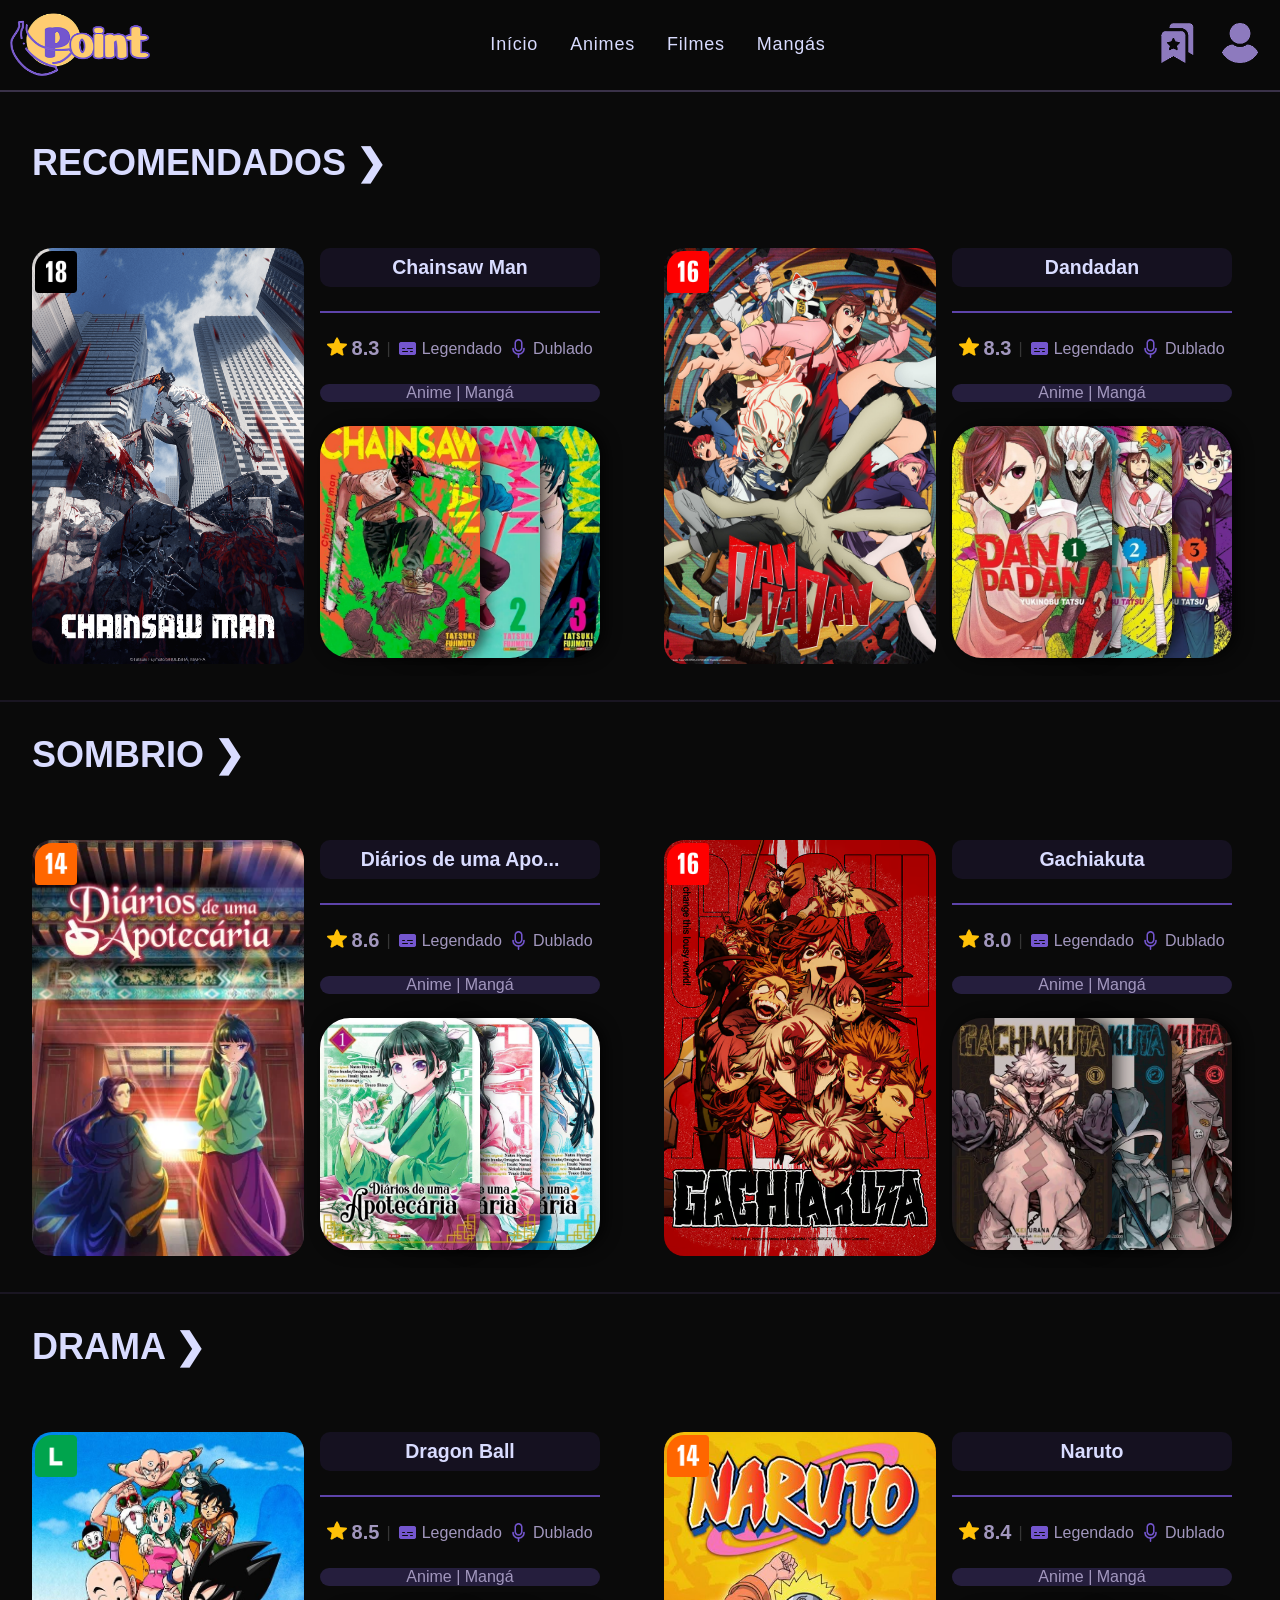
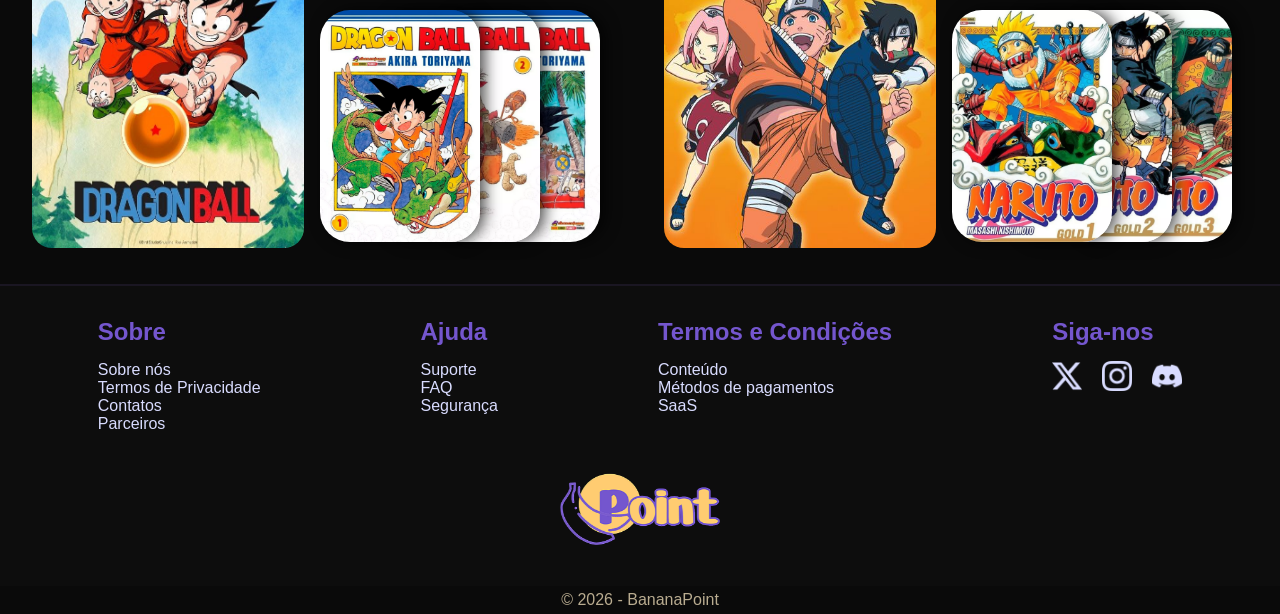
<file: public/animes.html>
<!DOCTYPE html>
<html lang="pt-br">
<head>
    <meta charset="UTF-8">
    <meta name="viewport" content="width=device-width, initial-scale=1.0">
    <link rel="stylesheet" href="./assets/styles.css">
    <link rel="stylesheet" href="./assets/cabecalho.css">
    <link rel="stylesheet" href="./assets/secoes.css">
    <link rel="stylesheet" href="./assets/categorias.css">
    <link rel="stylesheet" href="./assets/rodape.css">
    <script src="./assets/script.js" defer></script>
    <title>Banana Point | Categorias </title>
    <link rel="shortcut icon" href="./img/BananaPoint.ico" type="image/x-icon">
</head>
<body>
    <!--==========================================-->
    <!--=========CABECALHO PRINCIPAL!=============-->

    <div class="cabecalho-container"> <!--navegacao__container-->
        <a href="./index.html"><img src="./img/BananaPoint.png" alt="Logo Banana Point" class="logo-img"></a>
        <ul class="navegacao"> <!--categorias__cabecalho-->
                <li class="lista-navegacao"><a class="link-navegacao" href="./index.html">Início</a></li>
                <li class="lista-navegacao"><a class="link-navegacao" href="./animes.html">Animes</a></li>
                <li class="lista-navegacao"><a class="link-navegacao" href="./filmes">Filmes</a></li>
                <li class="lista-navegacao"><a class="link-navegacao" href="./mangas">Mangás</a></li>
            </ul>
        <div class="usuario-acoes">
            <a href="./favoritos.html" aria-label="Minha Lista"><img src="./img/icones/icone-favoritos.png" alt="Favoritos"></a>
            <a href="./login.html"><img src="./img/icones/icone-perfil.png" alt="Entrar na conta"></a>
        </div>
    </div>
    <!--==========================================-->

    <!-------------------!!-------------------------->
    <div class="espacamento-header">
    </div>
    <main class="conteudo-principal">
        <div class="secao-populares">
            <h1 class="titulo-categoria">RECOMENDADOS ❯</h1>
            
            <div class="obras-categorias">
                <!--==========================================-->
                <!--================OBRA 1====================-->
                <div class="container-obras">
                    <div class="capa-anime">
                        <img src="./img/classificacao/classificacao-18.png" alt="Classificação de 18 anos" class="classificacao-img">
                        <a href="#"><img src="./img/capas/capas-animes/chainsaw-man.png" alt="Chainsaw Man"></a>
                    </div>
                    <div class="info-obra">
                        <a href="#" class="titulo-anime">
                            <h2>Chainsaw Man</h2>
                        </a>
                        <hr color="#5D43AA">
                        <div class="metadados-obra">
                            <h2><img src="./img/icones/icone-estrela.png" alt="Avaliação">8.3 </h2>
                            <p class="divider-metadados">|</p>
                            <p><img src="./img/icones/icone-legendado.png" alt="Legendado">Legendado</p>
                            <p><img src="./img/icones/icone-dublado.png" alt="">Dublado</p>
                        </div>
                        <div class="tipos-midia">
                            <p>Anime | Mangá</p>
                        </div>
                        <div class="capas-manga">
                            <a href="./pagina-mangas/index.html#chainsaw-man"><img src="./img/capas/capas-manga/chainsawman/chainsaw-man-vol-1.png" alt="Chainsaw Man Volume 1" class="volume-1"></a>
                            <a href="./pagina-mangas/index.html#chainsaw-man"><img src="./img/capas/capas-manga/chainsawman/chainsaw-man-vol-2.png" alt="Chainsaw Man Volume 2" class="volume-2"></a>
                            <a href="./pagina-mangas/index.html#chainsaw-man"><img src="./img/capas/capas-manga/chainsawman/chainsaw-man-vol-3.png" alt="Chainsaw Man Volume 3" class="volume-3"></a>
                        </div>
                    </div>
                </div>
                <!--==========================================-->
                <!--================OBRA 2====================-->
                <div class="container-obras">
                    <div class="capa-anime">
                        <img src="./img/classificacao/classificacao-16.png" alt="Classificação de 16 anos" class="classificacao-img">
                        <a href="#"><img src="./img/capas/capas-animes/dandadan.png" alt="Dandadan"></a>
                    </div>
                    <div class="info-obra">
                        <a href="#" class="titulo-anime">
                            <h2>Dandadan</h2>
                        </a>
                        <hr color="#5D43AA">
                        <div class="metadados-obra">
                            <h2><img src="./img/icones/icone-estrela.png" alt="Avaliação">8.3 </h2>
                            <p class="divider-metadados">|</p>
                            <p><img src="./img/icones/icone-legendado.png" alt="Legendado">Legendado</p>
                            <p><img src="./img/icones/icone-dublado.png" alt="">Dublado</p>
                        </div>
                        <div class="tipos-midia">
                            <p>Anime | Mangá</p>
                        </div>
                        <div class="capas-manga">
                            <a href="./pagina-mangas/index.html#dandadan"><img src="./img/capas/capas-manga/dandadan/dandadan-vol-1.png" alt="Dandadan Volume 1" class="volume-1"></a>
                            <a href="./pagina-mangas/index.html#dandadan"><img src="./img/capas/capas-manga/dandadan/dandadan-vol-2.png" alt="Dandadan Volume 2" class="volume-2"></a>
                            <a href="./pagina-mangas/index.html#dandadan"><img src="./img/capas/capas-manga/dandadan/dandadan-vol-3.png" alt="Dandadan Volume 3" class="volume-3"></a>
                        </div>
                    </div>
                </div>
                <!--==========================================-->
                <!--================OBRA 3====================-->
                <div class="container-obras">
                    <div class="capa-anime">
                        <img src="./img/classificacao/classificacao-14.png" alt="Classificação de 14 anos" class="classificacao-img">
                        <a href="#"><img src="./img/capas/capas-animes/attack-on-titan.png" alt="Attack On Titan"></a>
                    </div>
                    <div class="info-obra">
                        <a href="#" class="titulo-anime">
                            <h2>Attack On Titan</h2>
                        </a>
                        <hr color="#5D43AA">
                        <div class="metadados-obra">
                            <h2><img src="./img/icones/icone-estrela.png" alt="Avaliação">9.1 </h2>
                            <p class="divider-metadados">|</p>
                            <p><img src="./img/icones/icone-legendado.png" alt="Legendado">Legendado</p>
                            <p><img src="./img/icones/icone-dublado.png" alt="">Dublado</p>
                        </div>
                        <div class="tipos-midia">
                            <p>Anime | Mangá</p>
                        </div>
                        <div class="capas-manga">
                            <a href="#"><img src="./img/capas/capas-manga/ataque-dos-titas-vol1.png" alt="Ataque dos Titãs  Volume 1" class="volume-1"></a>
                            <a href="#"><img src="./img/capas/capas-manga/ataque-dos-titas-vol2.png" alt="Ataque dos Titãs Volume 2" class="volume-2"></a>
                            <a href="#"><img src="./img/capas/capas-manga/ataque-dos-titas-vol3.png" alt="Ataque dos Titãs Volume 3" class="volume-3"></a>
                        </div>
                    </div>
                </div>
                <!--==========================================-->
                <!--================OBRA 4====================-->
                <div class="container-obras">
                    <div class="capa-anime">
                        <img src="./img/classificacao/classificacao-14.png" alt="Classificação de 14 anos" class="classificacao-img">
                        <a href="#"><img src="./img/capas/capas-animes/hunter-x-hunter.png" alt="Hunter x Hunter"></a>
                    </div>
                    <div class="info-obra">
                        <a href="#" class="titulo-anime">
                            <h2>Hunter x Hunter</h2>
                        </a>
                        <hr color="#5D43AA">
                        <div class="metadados-obra">
                            <h2><img src="./img/icones/icone-estrela.png" alt="Avaliação">9.0 </h2>
                            <p class="divider-metadados">|</p>
                            <p><img src="./img/icones/icone-legendado.png" alt="Legendado">Legendado</p>
                            <p><img src="./img/icones/icone-dublado.png" alt="">Dublado</p>
                        </div>
                        <div class="tipos-midia">
                            <p>Anime | Mangá</p>
                        </div>
                        <div class="capas-manga">
                            <a href="#"><img src="./img/capas/capas-manga/hunter-x-hunter-vol1.png" alt="Hunter x Hunter Volume 1" class="volume-1"></a>
                            <a href="#"><img src="./img/capas/capas-manga/hunter-x-hunter-vol2.png" alt="Hunter x Hunter Volume 2" class="volume-2"></a>
                            <a href="#"><img src="./img/capas/capas-manga/hunter-x-hunter-vol3.png" alt="Hunter x Hunter Volume 3" class="volume-3"></a>
                        </div>
                    </div>
                </div>
                <!--==========================================-->
            
                

            </div>
        </div>
        <!--==========================================-->
        <!--============SEÇÃO NOVIDADES===============-->

        <div class="secao-novidades">
            <hr color="#1a1622" class="divider-secao-novidades">
            <h1 class="titulo-categoria">SOMBRIO ❯</h1>
            
            <div class="obras-categorias">
                <!--==========================================-->
                <!--================OBRA 1====================-->
                <div class="container-obras">
                    <div class="capa-anime">
                        <img src="./img/classificacao/classificacao-14.png" alt="Classificação de 14 anos" class="classificacao-img">
                        <a href="./pagina-animes/index.html#diarios-de-uma-apotecaria"><img src="./img/capas/capas-animes/diarios-de-uma-apotecaria.png" alt="Diários de uma Apotecária"></a>
                    </div>
                    <div class="info-obra">
                        <a href="./pagina-animes/index.html#diarios-de-uma-apotecaria" class="titulo-anime">
                            <h2>Diários de uma Apo...</h2>
                        </a>
                        <hr color="#5D43AA">
                        <div class="metadados-obra">
                            <h2><img src="./img/icones/icone-estrela.png" alt="Avaliação">8.6 </h2>
                            <p class="divider-metadados">|</p>
                            <p><img src="./img/icones/icone-legendado.png" alt="Legendado">Legendado</p>
                            <p><img src="./img/icones/icone-dublado.png" alt="">Dublado</p>
                        </div>
                        <div class="tipos-midia">
                            <p>Anime | Mangá</p>
                        </div>
                        <div class="capas-manga">
                            <a href="./pagina-mangas/index.html#diarios-de-uma-apotecaria"><img src="./img/capas/capas-manga/diarios-de-uma-apotecaria-vol1.png" alt="Diários de uma Apotecária Volume 1" class="volume-1"></a>
                            <a href="./pagina-mangas/index.html#diarios-de-uma-apotecaria"><img src="./img/capas/capas-manga/diarios-de-uma-apotecaria-vol2.png" alt="Diários de uma Apotecária Volume 2" class="volume-2"></a>
                            <a href="./pagina-mangas/index.html#diarios-de-uma-apotecaria"><img src="./img/capas/capas-manga/diarios-de-uma-apotecaria-vol3.png" alt="Diários de uma Apotecária Volume 3" class="volume-3"></a>
                        </div>
                    </div>
                </div>
                <!--==========================================-->
                <!--================OBRA 2====================-->
                <div class="container-obras">
                    <div class="capa-anime">
                        <img src="./img/classificacao/classificacao-16.png" alt="Classificação de 16 anos" class="classificacao-img">
                        <a href="./pagina-animes/index.html#gachiakuta"><img src="./img/capas/capas-animes/gachiakuta.png" alt="Gachiakuta"></a>
                    </div>
                    <div class="info-obra">
                        <a href="./pagina-animes/index.html#gachiakuta" class="titulo-anime">
                            <h2>Gachiakuta</h2>
                        </a>
                        <hr color="#5D43AA">
                        <div class="metadados-obra">
                            <h2><img src="./img/icones/icone-estrela.png" alt="Avaliação">8.0 </h2>
                            <p class="divider-metadados">|</p>
                            <p><img src="./img/icones/icone-legendado.png" alt="Legendado">Legendado</p>
                            <p><img src="./img/icones/icone-dublado.png" alt="">Dublado</p>
                        </div>
                        <div class="tipos-midia">
                            <p>Anime | Mangá</p>
                        </div>
                        <div class="capas-manga">
                            <a href="./pagina-mangas/index.html#gachiakuta"><img src="./img/capas/capas-manga/gachiakuta-vol1.png" alt="Gachiakuta Volume 1" class="volume-1"></a>
                            <a href="./pagina-mangas/index.html#gachiakuta"><img src="./img/capas/capas-manga/gachiakuta-vol2.png" alt="Gachiakuta Volume 2" class="volume-2"></a>
                            <a href="./pagina-mangas/index.html#gachiakuta"><img src="./img/capas/capas-manga/gachiakuta-vol3.png" alt="Gachiakuta Volume 3" class="volume-3"></a>
                        </div>
                    </div>
                </div>
                <!--==========================================-->
                <!--================OBRA 3====================-->
                <div class="container-obras">
                    <div class="capa-anime">
                        <img src="./img/classificacao/classificacao-18.png" alt="Classificação de 18 anos" class="classificacao-img">
                        <a href="./pagina-animes/index.html#dorohedoro"><img src="./img/capas/capas-animes/dorohedoro.png" alt="Dorohedoro"></a>
                    </div>
                    <div class="info-obra">
                        <a href="./pagina-animes/index.html#dorohedoro" class="titulo-anime">
                            <h2>Dorohedoro</h2>
                        </a>
                        <hr color="#5D43AA">
                        <div class="metadados-obra">
                            <h2><img src="./img/icones/icone-estrela.png" alt="Avaliação">8.0 </h2>
                            <p class="divider-metadados">|</p>
                            <p><img src="./img/icones/icone-legendado.png" alt="Legendado">Legendado</p>
                            <p><img src="./img/icones/icone-dublado.png" alt="">Dublado</p>
                        </div>
                        <div class="tipos-midia">
                            <p>Anime | Mangá</p>
                        </div>
                        <div class="capas-manga">
                            <a href="./pagina-mangas/index.html#dorohedoro"><img src="./img/capas/capas-manga/dorohedoro-vol1.png" alt="Dorohedoro Volume 1" class="volume-1"></a>
                            <a href="./pagina-mangas/index.html#dorohedoro"><img src="./img/capas/capas-manga/dorohedoro-vol2.png" alt="Dorohedoro Volume 2" class="volume-2"></a>
                            <a href="./pagina-mangas/index.html#dorohedoro"><img src="./img/capas/capas-manga/dorohedoro-vol3.png" alt="Dorohedoro Volume 3" class="volume-3"></a>
                        </div>
                    </div>
                </div>
                <!--==========================================-->
                <!--================OBRA 4====================-->
                <div class="container-obras">
                    <div class="capa-anime">
                        <img src="./img/classificacao/classificacao-14.png" alt="Classificação de 14 anos" class="classificacao-img">
                        <a href="./pagina-animes/index.html#frieren-e-a-jornada"><img src="./img/capas/capas-animes/frieren-e-a-jornada-para-o-alem.png" alt="Frieren"></a>
                    </div>
                    <div class="info-obra">
                        <a href="./pagina-animes/index.html#frieren-e-a-jornada" class="titulo-anime">
                            <h2>Frieren e a Jornada...</h2>
                        </a>
                        <hr color="#5D43AA">
                        <div class="metadados-obra">
                            <h2><img src="./img/icones/icone-estrela.png" alt="Avaliação">8.9 </h2>
                            <p class="divider-metadados">|</p>
                            <p><img src="./img/icones/icone-legendado.png" alt="Legendado">Legendado</p>
                            <p><img src="./img/icones/icone-dublado.png" alt="">Dublado</p>
                        </div>
                        <div class="tipos-midia">
                            <p>Anime | Mangá</p>
                        </div>
                        <div class="capas-manga">
                            <a href="./pagina-mangas/index.html#frieren-e-a-jornada"><img src="./img/capas/capas-manga/frieren-e-a-jornada-para-o-alem-vol1.png" alt="Frieren e a Jornada Para o Além Volume 1" class="volume-1"></a>
                            <a href="./pagina-mangas/index.html#frieren-e-a-jornada"><img src="./img/capas/capas-manga/frieren-e-a-jornada-para-o-alem-vol2.png" alt="Frieren e a Jornada Para o Além Volume 2" class="volume-2"></a>
                            <a href="./pagina-mangas/index.html#frieren-e-a-jornada"><img src="./img/capas/capas-manga/frieren-e-a-jornada-para-o-alem-vol3.png" alt="Frieren e a Jornada Para o Além Volume 3" class="volume-3"></a>
                        </div>
                    </div>
                </div>
                <!--==========================================-->
                <!--================OBRA 5====================-->
                <div class="container-obras">
                    <div class="capa-anime">
                        <img src="./img/classificacao/classificacao-16.png" alt="Classificação de 16 anos" class="classificacao-img">
                        <a href="#"><img src="./img/capas/capas-animes/jujutsu-kaisen.png" alt="Jujutsu Kaisen"></a>
                    </div>
                    <div class="info-obra">
                        <a href="#" class="titulo-anime">
                            <h2>Jujutsu Kaisen</h2>
                        </a>
                        <hr color="#5D43AA">
                        <div class="metadados-obra">
                            <h2><img src="./img/icones/icone-estrela.png" alt="Avaliação">8.5 </h2>
                            <p class="divider-metadados">|</p>
                            <p><img src="./img/icones/icone-legendado.png" alt="Legendado">Legendado</p>
                            <p><img src="./img/icones/icone-dublado.png" alt="">Dublado</p>
                        </div>
                        <div class="tipos-midia">
                            <p>Anime | Mangá</p>
                        </div>
                        <div class="capas-manga">
                            <a href="#"><img src="./img/capas/capas-manga/jujutsu-kaisen-vol-1.png" alt="Jujutsu Kaisen Volume 1" class="volume-1"></a>
                            <a href="#"><img src="./img/capas/capas-manga/jujutsu-kaisen-vol-2.png" alt="Jujutsu Kaisen Volume 2" class="volume-2"></a>
                            <a href="#"><img src="./img/capas/capas-manga/jujutsu-kaisen-vol-3.png" alt="Jujutsu Kaisen Volume 3" class="volume-3"></a>
                        </div>
                    </div>
                </div>
            <!--==========================================-->
                

            </div>
        </div>
        
        <!--==========================================-->
        <!--=============SEÇÃO CLÁSSICOS==============-->
        <div class="secao-classicos">
            <hr color="#1a1622">
            <h1 class="titulo-categoria">DRAMA ❯</h1>
            
            <div class="obras-categorias">
                <!--==========================================-->
                <!--================OBRA 1====================-->
                <div class="container-obras">
                    <div class="capa-anime">
                        <img src="./img/classificacao/classificacao-livre.png" alt="Classificação livre" class="classificacao-img">
                        <a href="./pagina-animes/index.html#dragon-ball"><img src="./img/capas/capas-animes/dragon-ball.png" alt="Dragon Ball"></a>
                    </div>
                    <div class="info-obra">
                        <a href="./pagina-animes/index.html#dragon-ball" class="titulo-anime">
                            <h2>Dragon Ball</h2>
                        </a>
                        <hr color="#5D43AA">
                        <div class="metadados-obra">
                            <h2><img src="./img/icones/icone-estrela.png" alt="Avaliação">8.5 </h2>
                            <p class="divider-metadados">|</p>
                            <p><img src="./img/icones/icone-legendado.png" alt="Legendado">Legendado</p>
                            <p><img src="./img/icones/icone-dublado.png" alt="">Dublado</p>
                        </div>
                        <div class="tipos-midia">
                            <p>Anime | Mangá</p>
                        </div>
                        <div class="capas-manga">
                            <a href="./pagina-mangas/index.html#dragon-ball"><img src="./img/capas/capas-manga/dragon-ball-vol1.png" alt="Dragon Ball Volume 1" class="volume-1"></a>
                            <a href="./pagina-mangas/index.html#dragon-ball"><img src="./img/capas/capas-manga/dragon-ball-vol2.png" alt="Dragon Ball Volume 2" class="volume-2"></a>
                            <a href="./pagina-mangas/index.html#dragon-ball"><img src="./img/capas/capas-manga/dragon-ball-vol3.png" alt="Dragon Ball Volume 3" class="volume-3"></a>
                        </div>
                    </div>
                </div>
                <!--==========================================-->
                <!--================OBRA 2====================-->
                <div class="container-obras">
                    <div class="capa-anime">
                        <img src="./img/classificacao/classificacao-14.png" alt="Classificação de 14 anos" class="classificacao-img">
                        <a href="./pagina-animes/index.html#naruto"><img src="./img/capas/capas-animes/naruto.png" alt="Naruto"></a>
                    </div>
                    <div class="info-obra">
                        <a href="./pagina-animes/index.html#naruto" class="titulo-anime">
                            <h2>Naruto</h2>
                        </a>
                        <hr color="#5D43AA">
                        <div class="metadados-obra">
                            <h2><img src="./img/icones/icone-estrela.png" alt="Avaliação">8.4 </h2>
                            <p class="divider-metadados">|</p>
                            <p><img src="./img/icones/icone-legendado.png" alt="Legendado">Legendado</p>
                            <p><img src="./img/icones/icone-dublado.png" alt="">Dublado</p>
                        </div>
                        <div class="tipos-midia">
                            <p>Anime | Mangá</p>
                        </div>
                        <div class="capas-manga">
                            <a href="./pagina-mangas/index.html#naruto"><img src="./img/capas/capas-manga/naruto-vol1.png" alt="Naruto Volume 1" class="volume-1"></a>
                            <a href="./pagina-mangas/index.html#naruto"><img src="./img/capas/capas-manga/naruto-vol2.png" alt="Naruto Volume 2" class="volume-2"></a>
                            <a href="./pagina-mangas/index.html#naruto"><img src="./img/capas/capas-manga/naruto-vol3.png" alt="Naruto Volume 3" class="volume-3"></a>
                        </div>
                    </div>
                </div>
                <!--==========================================-->
                <!--================OBRA 3====================-->
                <div class="container-obras">
                    <div class="capa-anime">
                        <img src="./img/classificacao/classificacao-14.png" alt="Classificação de 14 anos" class="classificacao-img">
                        <a href="./pagina-animes/index.html#one-piece"><img src="./img/capas/capas-animes/one-piece.png" alt="One Piece"></a>
                    </div>
                    <div class="info-obra">
                        <a href="./pagina-animes/index.html#one-piece" class="titulo-anime">
                            <h2>One Piece</h2>
                        </a>
                        <hr color="#5D43AA">
                        <div class="metadados-obra">
                            <h2><img src="./img/icones/icone-estrela.png" alt="Avaliação">9.0 </h2>
                            <p class="divider-metadados">|</p>
                            <p><img src="./img/icones/icone-legendado.png" alt="Legendado">Legendado</p>
                            <p><img src="./img/icones/icone-dublado.png" alt="">Dublado</p>
                        </div>
                        <div class="tipos-midia">
                            <p>Anime | Mangá</p>
                        </div>
                        <div class="capas-manga">
                            <a href="./pagina-mangas/index.html#one-piece"><img src="./img/capas/capas-manga/one-piece-vol1.png" alt="One Piece Volume 1" class="volume-1"></a>
                            <a href="./pagina-mangas/index.html#one-piece"><img src="./img/capas/capas-manga/one-piece-vol2.png" alt="One Piece Volume 2" class="volume-2"></a>
                            <a href="./pagina-mangas/index.html#one-piece"><img src="./img/capas/capas-manga/one-piece-vol3.png" alt="One Piece Volume 3" class="volume-3"></a>
                        </div>
                    </div>
                </div>
                <!--==========================================-->
                <!--================OBRA 4====================-->
                <div class="container-obras">
                    <div class="capa-anime">
                        <img src="./img/classificacao/classificacao-14.png" alt="Classificação de 14 anos" class="classificacao-img">
                        <a href="./pagina-animes/index.html#yu-yu-hakusho"><img src="./img/capas/capas-animes/yu-yu-hakusho.png" alt="Yu Yu Hakusho"></a>
                    </div>
                    <div class="info-obra">
                        <a href="./pagina-animes/index.html#yu-yu-hakusho" class="titulo-anime">
                            <h2>Yu Yu Hakusho</h2>
                        </a>
                        <hr color="#5D43AA">
                        <div class="metadados-obra">
                            <h2><img src="./img/icones/icone-estrela.png" alt="Avaliação">8.5 </h2>
                            <p class="divider-metadados">|</p>
                            <p><img src="./img/icones/icone-legendado.png" alt="Legendado">Legendado</p>
                            <p><img src="./img/icones/icone-dublado.png" alt="">Dublado</p>
                        </div>
                        <div class="tipos-midia">
                            <p>Anime | Mangá</p>
                        </div>
                        <div class="capas-manga">
                            <a href="./pagina-mangas/index.html#yu-yu-hakusho"><img src="./img/capas/capas-manga/yu-yu-hakusho-vol1.png" alt="Yu Yu Hakusho Volume 1" class="volume-1"></a>
                            <a href="./pagina-mangas/index.html#yu-yu-hakusho"><img src="./img/capas/capas-manga/yu-yu-hakusho-vol2.png" alt="Yu Yu Hakusho Volume 2" class="volume-2"></a>
                            <a href="./pagina-mangas/index.html#yu-yu-hakusho"><img src="./img/capas/capas-manga/yu-yu-hakusho-vol3.png" alt="Yu Yu Hakusho Volume 3" class="volume-3"></a>
                        </div>
                    </div>
                </div>
                <!--==========================================-->
                <!--================OBRA 5====================-->
                <div class="container-obras">
                    <div class="capa-anime">
                        <img src="./img/classificacao/classificacao-16.png" alt="Classificação de 16 anos" class="classificacao-img">
                        <a href="#"><img src="./img/capas/capas-animes/jujutsu-kaisen.png" alt="Jujutsu Kaisen"></a>
                    </div>
                    <div class="info-obra">
                        <a href="#" class="titulo-anime">
                            <h2>Jujutsu Kaisen</h2>
                        </a>
                        <hr color="#5D43AA">
                        <div class="metadados-obra">
                            <h2><img src="./img/icones/icone-estrela.png" alt="Avaliação">8.5 </h2>
                            <p class="divider-metadados">|</p>
                            <p><img src="./img/icones/icone-legendado.png" alt="Legendado">Legendado</p>
                            <p><img src="./img/icones/icone-dublado.png" alt="">Dublado</p>
                        </div>
                        <div class="tipos-midia">
                            <p>Anime | Mangá</p>
                        </div>
                        <div class="capas-manga">
                            <a href="#"><img src="./img/capas/capas-manga/jujutsu-kaisen-vol-1.png" alt="Jujutsu Kaisen Volume 1" class="volume-1"></a>
                            <a href="#"><img src="./img/capas/capas-manga/jujutsu-kaisen-vol-2.png" alt="Jujutsu Kaisen Volume 2" class="volume-2"></a>
                            <a href="#"><img src="./img/capas/capas-manga/jujutsu-kaisen-vol-3.png" alt="Jujutsu Kaisen Volume 3" class="volume-3"></a>
                        </div>
                    </div>
                </div>
            <!--==========================================-->
                

            </div>
        </div>
        



    </main>
    <!--==========================================-->
    <!--==========================================-->
    <footer class="rodape-container">
        <div class="rodape-conteudo">
            <div class="rodape-sobre">
                <h2>Sobre</h2>
                <a href="#"><p>Sobre nós</p></a>
                <a href="#"><p>Termos de Privacidade</p></a>
                <a href="#"><p>Contatos</p></a>
                <a href="#"><p>Parceiros</p></a>
            </div>
            <div class="rodape-ajuda">
                <h2>Ajuda</h2>
                <a href="#"><p>Suporte</p></a>
                <a href="#"><p>FAQ</p></a>
                <a href="#"><p>Segurança</p></a>
            </div>
            <div class="rodape-termos-e-condicoes">
                <h2>Termos e Condições</h2>
                <a href="#"><p>Conteúdo</p></a>
                <a href="#"><p>Métodos de pagamentos</p></a>
                <a href="#"><p>SaaS</p></a>
            </div>
            <div class="rodape-siga-nos">
                <h2>Siga-nos</h2>
                <div class="rodape-img-plataformas">
                    <a href="#"><img src="./img/icones/icone-twitter-alt.png" alt="Twitter Alt"></a>
                    <a href="#"><img src="./img/icones/icone-instagram.png" alt="Instagram"></a>
                    <a href="#"><img src="./img/icones/icone-discord.png" alt="Discord"></a>
                </div>
            </div>
        </div>
        <div class="rodape-logo-bananapoint" id="banana">
            <img src="./img/BananaPoint.png" alt="Banana Point Logo">
        </div>
        <p class="rodape-direitos-reservados"> &copy; 2026 - BananaPoint</p>
    </footer>
    
</body>
</html>
</file>
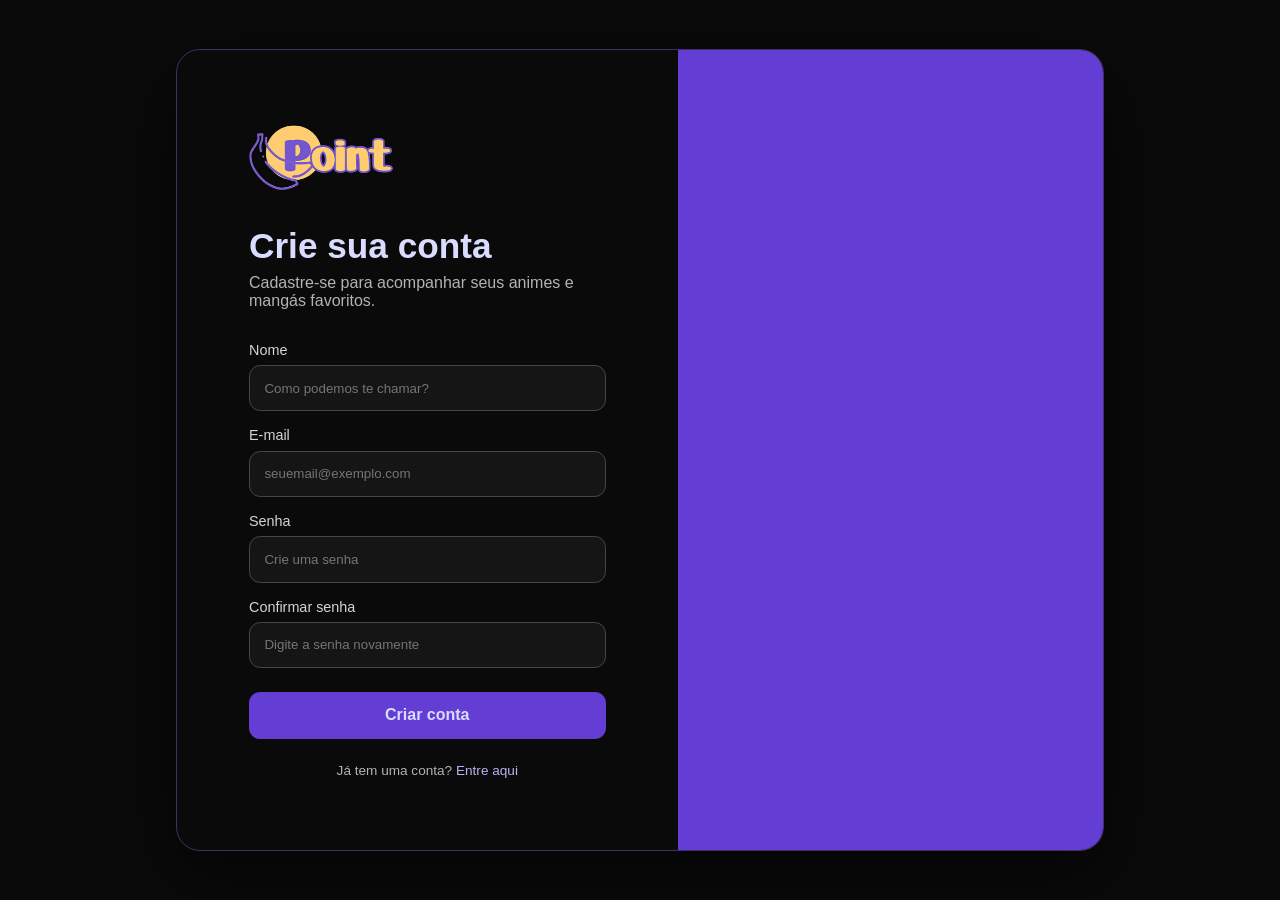
<file: public/cadastro.html>
<!DOCTYPE html>
<html lang="pt-br">
<head>
    <meta charset="UTF-8">
    <meta name="viewport" content="width=device-width, initial-scale=1.0">
    <link rel="stylesheet" href="./assets/styles.css">
    <link rel="stylesheet" href="./assets/autenticacao.css">
    <title>Criar conta | Banana Point</title>
    <link rel="shortcut icon" href="./img/BananaPoint.ico" type="image/x-icon">
</head>
<body>
    <main class="autenticacao">
        <section class="autenticacao-conteudo">
            <a href="./index.html" aria-label="Voltar para o início">
                <img src="./img/BananaPoint.png" alt="Banana Point" class="autenticacao-logo">
            </a>
            <h1>Crie sua conta</h1>
            <p class="autenticacao-introducao">Cadastre-se para acompanhar seus animes e mangás favoritos.</p>
            <form class="autenticacao-formulario" action="#" method="post">
                <label class="campo-formulario" for="nome">
                    Nome
                    <input type="text" id="nome" name="nome" placeholder="Como podemos te chamar?" autocomplete="name" required>
                </label>
                <label class="campo-formulario" for="email">
                    E-mail
                    <input type="email" id="email" name="email" placeholder="seuemail@exemplo.com" autocomplete="email" required>
                </label>
                <label class="campo-formulario" for="senha">
                    Senha
                    <input type="password" id="senha" name="senha" placeholder="Crie uma senha" autocomplete="new-password" minlength="8" required>
                </label>
                <label class="campo-formulario" for="confirmar-senha">
                    Confirmar senha
                    <input type="password" id="confirmar-senha" name="confirmar-senha" placeholder="Digite a senha novamente" autocomplete="new-password" minlength="8" required>
                </label>
                <button class="botao-autenticacao" type="submit">Criar conta</button>
            </form>
            <p class="autenticacao-alternativa">Já tem uma conta? <a href="./login.html">Entre aqui</a></p>
        </section>
        <div class="autenticacao-painel-roxo" aria-hidden="true"></div>
    </main>
</body>
</html>
</file>
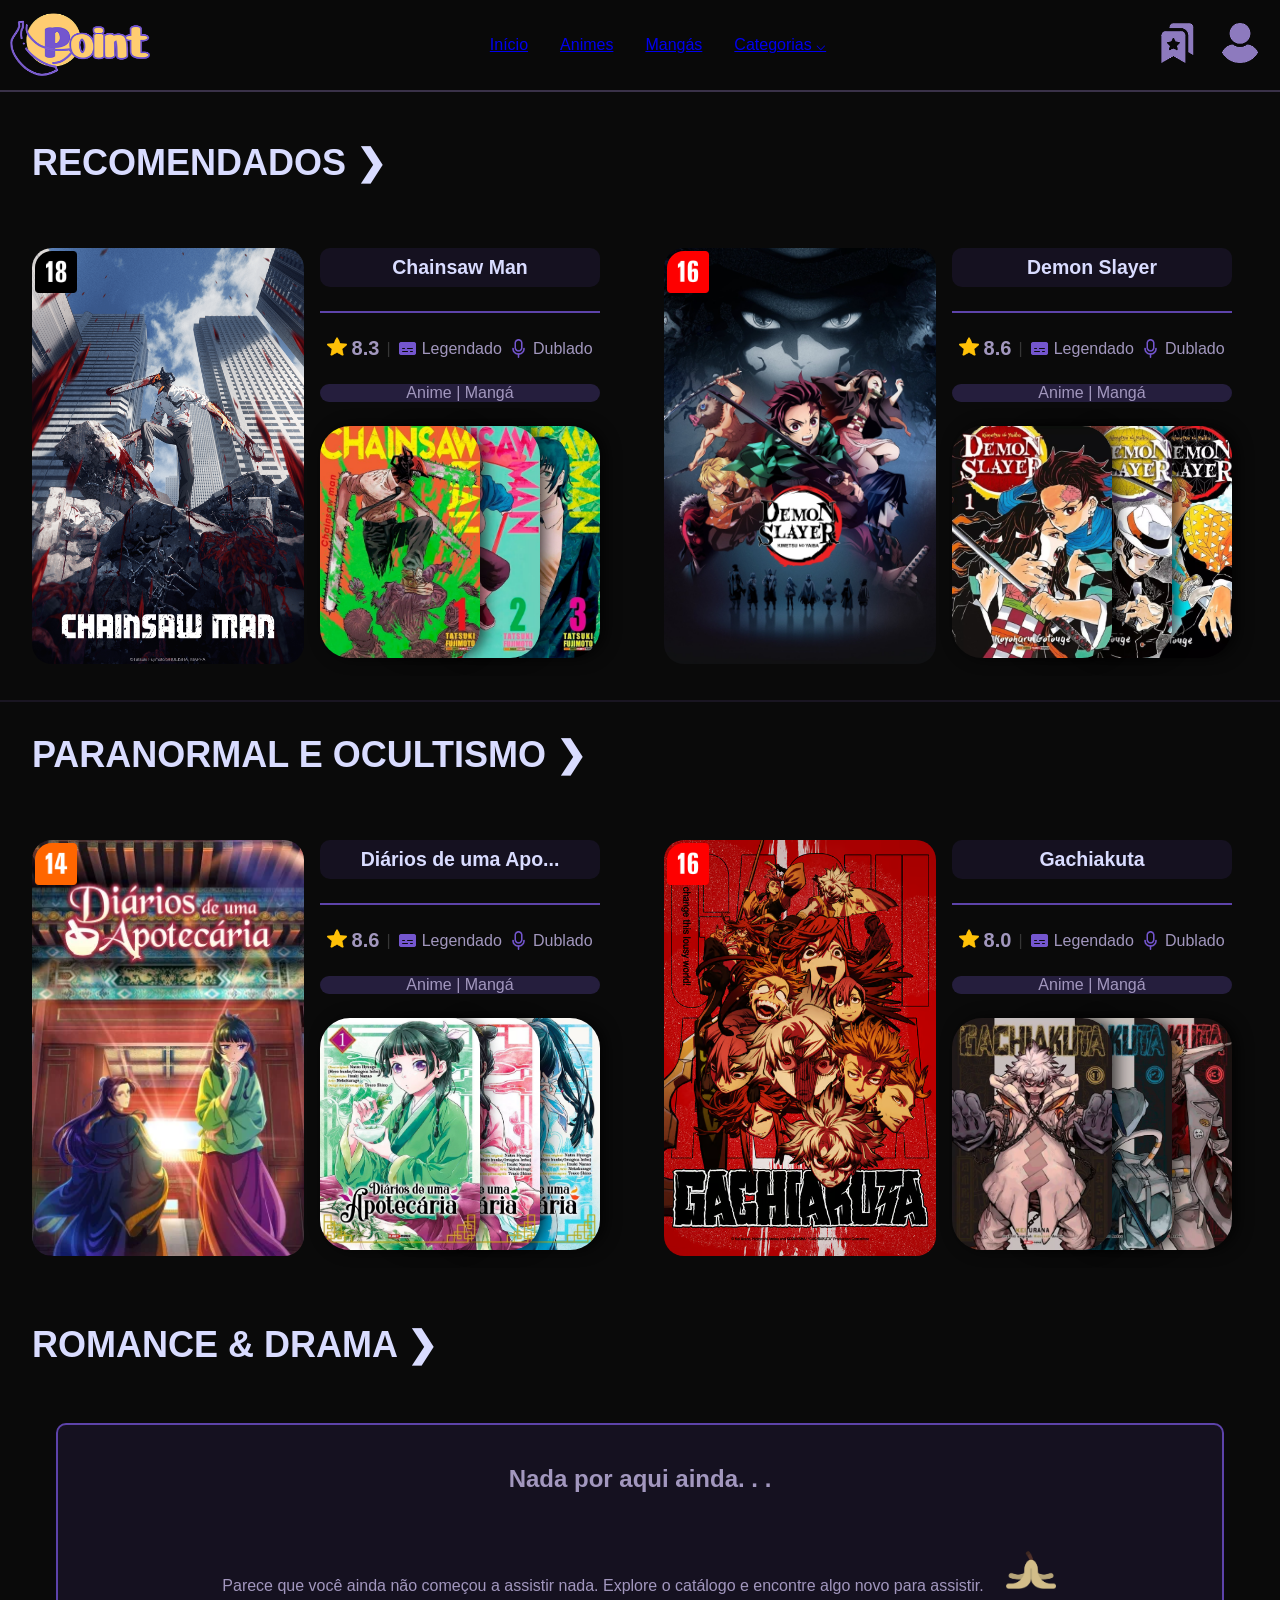
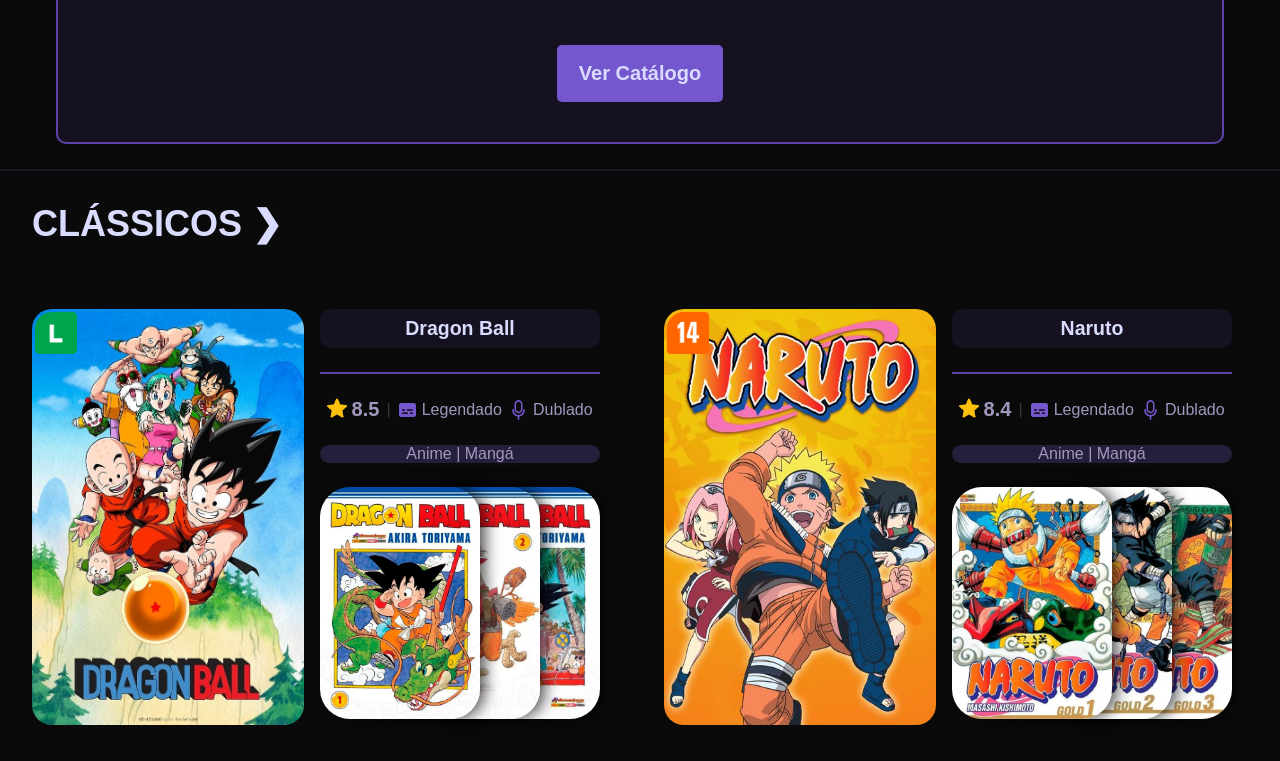
<file: public/categorias.html>
<!DOCTYPE html>
<html lang="pt-br">
<head>
    <meta charset="UTF-8">
    <meta name="viewport" content="width=device-width, initial-scale=1.0">
    <link rel="stylesheet" href="./assets/styles.css">
    <link rel="stylesheet" href="./assets/cabecalho.css">
    <link rel="stylesheet" href="./assets/secoes.css">
    <link rel="stylesheet" href="./assets/categorias.css">
    <link rel="stylesheet" href="./assets/rodape.css">
    <script src="./assets/script.js" defer></script>
    <title>Bnanana Point | Categorias </title>
    <link rel="shortcut icon" href="./img/BananaPoint.ico" type="image/x-icon">
</head>
<body>
    <!--==========================================-->
    <!--=========CABECALHO PRINCIPAL!=============-->

    <div class="cabecalho-container"> <!--navegacao__container-->
        <a href="./index.html"><img src="./img/BananaPoint.png" alt="Logo Banana Point" class="logo-img"></a>
        <ul class="navegacao"> <!--categorias__cabecalho-->
            <li class="lista-navegacao"><a href="./index.html">Início</a></li>
            <li class="lista-navegacao"><a href="#">Animes</a></li>
            <li class="lista-navegacao"><a href="#">Mangás</a></li>
            <li class="lista-navegacao"><a href="./categorias.html">Categorias ⌵</a></li>
        </ul>
        <div class="usuario-acoes">
            <a href="#"><img src="./img/icones/icone-favoritos.png" alt="Favoritos"></a>
            <a href="#"><img src="./img/icones/icone-perfil.png" alt="Perfil"></a>
        </div>
    </div>
    <!--==========================================-->

    <!-------------------!!-------------------------->
    <div class="espacamento-header">
    </div>
    <main class="conteudo-principal">
        <div class="secao-populares">
            <h1 class="titulo-categoria">RECOMENDADOS ❯</h1>
            
            <div class="obras-categorias">
                <!--==========================================-->
                <!--================OBRA 1====================-->
                <div class="container-obras">
                    <div class="capa-anime">
                        <img src="./img/classificacao/classificacao-18.png" alt="Classificação de 18 anos" class="classificacao-img">
                        <a href="#"><img src="./img/capas/capas-animes/chainsaw-man.png" alt="Chainsaw Man"></a>
                    </div>
                    <div class="info-obra">
                        <a href="#" class="titulo-anime">
                            <h2>Chainsaw Man</h2>
                        </a>
                        <hr color="#5D43AA">
                        <div class="metadados-obra">
                            <h2><img src="./img/icones/icone-estrela.png" alt="Avaliação">8.3 </h2>
                            <p class="divider-metadados">|</p>
                            <p><img src="./img/icones/icone-legendado.png" alt="Legendado">Legendado</p>
                            <p><img src="./img/icones/icone-dublado.png" alt="">Dublado</p>
                        </div>
                        <div class="tipos-midia">
                            <p>Anime | Mangá</p>
                        </div>
                        <div class="capas-manga">
                            <a href="./pagina-mangas/index.html"><img src="./img/capas/capas-manga/chainsaw-man-vol-1.png" alt="Chainsaw Man Volume 1" class="volume-1"></a>
                            <a href="./pagina-mangas/index.html"><img src="./img/capas/capas-manga/chainsaw-man-vol-2.png" alt="Chainsaw Man Volume 2" class="volume-2"></a>
                            <a href="./pagina-mangas/index.html"><img src="./img/capas/capas-manga/chainsaw-man-vol-3.png" alt="Chainsaw Man Volume 3" class="volume-3"></a>
                        </div>
                    </div>
                </div>
                <!--==========================================-->
                <!--================OBRA 2====================-->
                <div class="container-obras">
                    <div class="capa-anime">
                        <img src="./img/classificacao/classificacao-16.png" alt="Classificação de 16 anos" class="classificacao-img">
                        <a href="#"><img src="./img/capas/capas-animes/demon-slayer.png" alt="Demon Slayer"></a>
                    </div>
                    <div class="info-obra">
                        <a href="#" class="titulo-anime">
                            <h2>Demon Slayer</h2>
                        </a>
                        <hr color="#5D43AA">
                        <div class="metadados-obra">
                            <h2><img src="./img/icones/icone-estrela.png" alt="Avaliação">8.6 </h2>
                            <p class="divider-metadados">|</p>
                            <p><img src="./img/icones/icone-legendado.png" alt="Legendado">Legendado</p>
                            <p><img src="./img/icones/icone-dublado.png" alt="">Dublado</p>
                        </div>
                        <div class="tipos-midia">
                            <p>Anime | Mangá</p>
                        </div>
                        <div class="capas-manga">
                            <a href="#"><img src="./img/capas/capas-manga/demon-slayer-vol1.png" alt="Demon Slayer Volume 1" class="volume-1"></a>
                            <a href="#"><img src="./img/capas/capas-manga/demon-slayer-vol2.png" alt="Demon Slayer Volume 2" class="volume-2"></a>
                            <a href="#"><img src="./img/capas/capas-manga/demon-slayer-vol3.png" alt="Demon Slayer Volume 3" class="volume-3"></a>
                        </div>
                    </div>
                </div>
                <!--==========================================-->
                <!--================OBRA 3====================-->
                <div class="container-obras">
                    <div class="capa-anime">
                        <img src="./img/classificacao/classificacao-14.png" alt="Classificação de 14 anos" class="classificacao-img">
                        <a href="#"><img src="./img/capas/capas-animes/attack-on-titan.png" alt="Attack On Titan"></a>
                    </div>
                    <div class="info-obra">
                        <a href="#" class="titulo-anime">
                            <h2>Attack On Titan</h2>
                        </a>
                        <hr color="#5D43AA">
                        <div class="metadados-obra">
                            <h2><img src="./img/icones/icone-estrela.png" alt="Avaliação">9.1 </h2>
                            <p class="divider-metadados">|</p>
                            <p><img src="./img/icones/icone-legendado.png" alt="Legendado">Legendado</p>
                            <p><img src="./img/icones/icone-dublado.png" alt="">Dublado</p>
                        </div>
                        <div class="tipos-midia">
                            <p>Anime | Mangá</p>
                        </div>
                        <div class="capas-manga">
                            <a href="#"><img src="./img/capas/capas-manga/ataque-dos-titas-vol1.png" alt="Ataque dos Titãs  Volume 1" class="volume-1"></a>
                            <a href="#"><img src="./img/capas/capas-manga/ataque-dos-titas-vol2.png" alt="Ataque dos Titãs Volume 2" class="volume-2"></a>
                            <a href="#"><img src="./img/capas/capas-manga/ataque-dos-titas-vol3.png" alt="Ataque dos Titãs Volume 3" class="volume-3"></a>
                        </div>
                    </div>
                </div>
                <!--==========================================-->
                <!--================OBRA 4====================-->
                <div class="container-obras">
                    <div class="capa-anime">
                        <img src="./img/classificacao/classificacao-14.png" alt="Classificação de 14 anos" class="classificacao-img">
                        <a href="#"><img src="./img/capas/capas-animes/hunter-x-hunter.png" alt="Hunter x Hunter"></a>
                    </div>
                    <div class="info-obra">
                        <a href="#" class="titulo-anime">
                            <h2>Hunter x Hunter</h2>
                        </a>
                        <hr color="#5D43AA">
                        <div class="metadados-obra">
                            <h2><img src="./img/icones/icone-estrela.png" alt="Avaliação">9.0 </h2>
                            <p class="divider-metadados">|</p>
                            <p><img src="./img/icones/icone-legendado.png" alt="Legendado">Legendado</p>
                            <p><img src="./img/icones/icone-dublado.png" alt="">Dublado</p>
                        </div>
                        <div class="tipos-midia">
                            <p>Anime | Mangá</p>
                        </div>
                        <div class="capas-manga">
                            <a href="#"><img src="./img/capas/capas-manga/hunter-x-hunter-vol1.png" alt="Hunter x Hunter Volume 1" class="volume-1"></a>
                            <a href="#"><img src="./img/capas/capas-manga/hunter-x-hunter-vol2.png" alt="Hunter x Hunter Volume 2" class="volume-2"></a>
                            <a href="#"><img src="./img/capas/capas-manga/hunter-x-hunter-vol3.png" alt="Hunter x Hunter Volume 3" class="volume-3"></a>
                        </div>
                    </div>
                </div>
                <!--==========================================-->
                <!--================OBRA 5====================-->
                <div class="container-obras">
                    <div class="capa-anime">
                        <img src="./img/classificacao/classificacao-16.png" alt="Classificação de 16 anos" class="classificacao-img">
                        <a href="#"><img src="./img/capas/capas-animes/jujutsu-kaisen.png" alt="Jujutsu Kaisen"></a>
                    </div>
                    <div class="info-obra">
                        <a href="#" class="titulo-anime">
                            <h2>Jujutsu Kaisen</h2>
                        </a>
                        <hr color="#5D43AA">
                        <div class="metadados-obra">
                            <h2><img src="./img/icones/icone-estrela.png" alt="Avaliação">8.5 </h2>
                            <p class="divider-metadados">|</p>
                            <p><img src="./img/icones/icone-legendado.png" alt="Legendado">Legendado</p>
                            <p><img src="./img/icones/icone-dublado.png" alt="">Dublado</p>
                        </div>
                        <div class="tipos-midia">
                            <p>Anime | Mangá</p>
                        </div>
                        <div class="capas-manga">
                            <a href="#"><img src="./img/capas/capas-manga/jujutsu-kaisen-vol-1.png" alt="Jujutsu Kaisen Volume 1" class="volume-1"></a>
                            <a href="#"><img src="./img/capas/capas-manga/jujutsu-kaisen-vol-2.png" alt="Jujutsu Kaisen Volume 2" class="volume-2"></a>
                            <a href="#"><img src="./img/capas/capas-manga/jujutsu-kaisen-vol-3.png" alt="Jujutsu Kaisen Volume 3" class="volume-3"></a>
                        </div>
                    </div>
                </div>
            <!--==========================================-->
                

            </div>
        </div>
        <!--==========================================-->
        <!--============SEÇÃO NOVIDADES===============-->

        <div class="secao-novidades">
            <hr color="#1a1622" class="divider-secao-novidades">
            <h1 class="titulo-categoria">PARANORMAL E OCULTISMO ❯</h1>
            
            <div class="obras-categorias">
                <!--==========================================-->
                <!--================OBRA 1====================-->
                <div class="container-obras">
                    <div class="capa-anime">
                        <img src="./img/classificacao/classificacao-14.png" alt="Classificação de 14 anos" class="classificacao-img">
                        <a href="#"><img src="./img/capas/capas-animes/diarios-de-uma-apotecaria.png" alt="Diários de uma Apotecária"></a>
                    </div>
                    <div class="info-obra">
                        <a href="#" class="titulo-anime">
                            <h2>Diários de uma Apo...</h2>
                        </a>
                        <hr color="#5D43AA">
                        <div class="metadados-obra">
                            <h2><img src="./img/icones/icone-estrela.png" alt="Avaliação">8.6 </h2>
                            <p class="divider-metadados">|</p>
                            <p><img src="./img/icones/icone-legendado.png" alt="Legendado">Legendado</p>
                            <p><img src="./img/icones/icone-dublado.png" alt="">Dublado</p>
                        </div>
                        <div class="tipos-midia">
                            <p>Anime | Mangá</p>
                        </div>
                        <div class="capas-manga">
                            <a href="#"><img src="./img/capas/capas-manga/diarios-de-uma-apotecaria-vol1.png" alt="Diários de uma Apotecária Volume 1" class="volume-1"></a>
                            <a href="#"><img src="./img/capas/capas-manga/diarios-de-uma-apotecaria-vol2.png" alt="Diários de uma Apotecária Volume 2" class="volume-2"></a>
                            <a href="#"><img src="./img/capas/capas-manga/diarios-de-uma-apotecaria-vol3.png" alt="Diários de uma Apotecária Volume 3" class="volume-3"></a>
                        </div>
                    </div>
                </div>
                <!--==========================================-->
                <!--================OBRA 2====================-->
                <div class="container-obras">
                    <div class="capa-anime">
                        <img src="./img/classificacao/classificacao-16.png" alt="Classificação de 16 anos" class="classificacao-img">
                        <a href="#"><img src="./img/capas/capas-animes/gachiakuta.png" alt="Gachiakuta"></a>
                    </div>
                    <div class="info-obra">
                        <a href="#" class="titulo-anime">
                            <h2>Gachiakuta</h2>
                        </a>
                        <hr color="#5D43AA">
                        <div class="metadados-obra">
                            <h2><img src="./img/icones/icone-estrela.png" alt="Avaliação">8.0 </h2>
                            <p class="divider-metadados">|</p>
                            <p><img src="./img/icones/icone-legendado.png" alt="Legendado">Legendado</p>
                            <p><img src="./img/icones/icone-dublado.png" alt="">Dublado</p>
                        </div>
                        <div class="tipos-midia">
                            <p>Anime | Mangá</p>
                        </div>
                        <div class="capas-manga">
                            <a href="#"><img src="./img/capas/capas-manga/gachiakuta-vol1.png" alt="Gachiakuta Volume 1" class="volume-1"></a>
                            <a href="#"><img src="./img/capas/capas-manga/gachiakuta-vol2.png" alt="Gachiakuta Volume 2" class="volume-2"></a>
                            <a href="#"><img src="./img/capas/capas-manga/gachiakuta-vol3.png" alt="Gachiakuta Volume 3" class="volume-3"></a>
                        </div>
                    </div>
                </div>
                <!--==========================================-->
                <!--================OBRA 3====================-->
                <div class="container-obras">
                    <div class="capa-anime">
                        <img src="./img/classificacao/classificacao-18.png" alt="Classificação de 18 anos" class="classificacao-img">
                        <a href="#"><img src="./img/capas/capas-animes/dorohedoro.png" alt="Dorohedoro"></a>
                    </div>
                    <div class="info-obra">
                        <a href="#" class="titulo-anime">
                            <h2>Dorohedoro</h2>
                        </a>
                        <hr color="#5D43AA">
                        <div class="metadados-obra">
                            <h2><img src="./img/icones/icone-estrela.png" alt="Avaliação">8.0 </h2>
                            <p class="divider-metadados">|</p>
                            <p><img src="./img/icones/icone-legendado.png" alt="Legendado">Legendado</p>
                            <p><img src="./img/icones/icone-dublado.png" alt="">Dublado</p>
                        </div>
                        <div class="tipos-midia">
                            <p>Anime | Mangá</p>
                        </div>
                        <div class="capas-manga">
                            <a href="#"><img src="./img/capas/capas-manga/dorohedoro-vol1.png" alt="Ataque dos Titãs  Volume 1" class="volume-1"></a>
                            <a href="#"><img src="./img/capas/capas-manga/dorohedoro-vol2.png" alt="Ataque dos Titãs Volume 2" class="volume-2"></a>
                            <a href="#"><img src="./img/capas/capas-manga/dorohedoro-vol3.png" alt="Ataque dos Titãs Volume 3" class="volume-3"></a>
                        </div>
                    </div>
                </div>
                <!--==========================================-->
                <!--================OBRA 4====================-->
                <div class="container-obras">
                    <div class="capa-anime">
                        <img src="./img/classificacao/classificacao-14.png" alt="Classificação de 14 anos" class="classificacao-img">
                        <a href="#"><img src="./img/capas/capas-animes/frieren-e-a-jornada-para-o-alem.png" alt="Frieren"></a>
                    </div>
                    <div class="info-obra">
                        <a href="#" class="titulo-anime">
                            <h2>Frieren e a Jornada...</h2>
                        </a>
                        <hr color="#5D43AA">
                        <div class="metadados-obra">
                            <h2><img src="./img/icones/icone-estrela.png" alt="Avaliação">8.9 </h2>
                            <p class="divider-metadados">|</p>
                            <p><img src="./img/icones/icone-legendado.png" alt="Legendado">Legendado</p>
                            <p><img src="./img/icones/icone-dublado.png" alt="">Dublado</p>
                        </div>
                        <div class="tipos-midia">
                            <p>Anime | Mangá</p>
                        </div>
                        <div class="capas-manga">
                            <a href="#"><img src="./img/capas/capas-manga/frieren-e-a-jornada-para-o-alem-vol1.png" alt="Frieren e a Jornada Para o Além Volume 1" class="volume-1"></a>
                            <a href="#"><img src="./img/capas/capas-manga/frieren-e-a-jornada-para-o-alem-vol2.png" alt="Frieren e a Jornada Para o Além Volume 2" class="volume-2"></a>
                            <a href="#"><img src="./img/capas/capas-manga/frieren-e-a-jornada-para-o-alem-vol3.png" alt="Frieren e a Jornada Para o Além Volume 3" class="volume-3"></a>
                        </div>
                    </div>
                </div>
                <!--==========================================-->
                <!--================OBRA 5====================-->
                <div class="container-obras">
                    <div class="capa-anime">
                        <img src="./img/classificacao/classificacao-16.png" alt="Classificação de 16 anos" class="classificacao-img">
                        <a href="#"><img src="./img/capas/capas-animes/jujutsu-kaisen.png" alt="Jujutsu Kaisen"></a>
                    </div>
                    <div class="info-obra">
                        <a href="#" class="titulo-anime">
                            <h2>Jujutsu Kaisen</h2>
                        </a>
                        <hr color="#5D43AA">
                        <div class="metadados-obra">
                            <h2><img src="./img/icones/icone-estrela.png" alt="Avaliação">8.5 </h2>
                            <p class="divider-metadados">|</p>
                            <p><img src="./img/icones/icone-legendado.png" alt="Legendado">Legendado</p>
                            <p><img src="./img/icones/icone-dublado.png" alt="">Dublado</p>
                        </div>
                        <div class="tipos-midia">
                            <p>Anime | Mangá</p>
                        </div>
                        <div class="capas-manga">
                            <a href="#"><img src="./img/capas/capas-manga/jujutsu-kaisen-vol-1.png" alt="Jujutsu Kaisen Volume 1" class="volume-1"></a>
                            <a href="#"><img src="./img/capas/capas-manga/jujutsu-kaisen-vol-2.png" alt="Jujutsu Kaisen Volume 2" class="volume-2"></a>
                            <a href="#"><img src="./img/capas/capas-manga/jujutsu-kaisen-vol-3.png" alt="Jujutsu Kaisen Volume 3" class="volume-3"></a>
                        </div>
                    </div>
                </div>
            <!--==========================================-->
                

            </div>
        </div>
        <!--==========================================-->
        <!--========continue assistindo seção=========-->
        <div class="secao-continue-assistindo">
            <h1 class="titulo-categoria">ROMANCE & DRAMA ❯</h1>
            <div class="container-continue">
                <div class="info-continue-assistindo">
                    <div class="titulo-continue-assistindo">
                        <h2>Nada por aqui ainda. . .</h2>
                    </div>
                    <div class="descricao-continue-assistindo">
                        <p>Parece que você ainda não começou a assistir nada. Explore o catálogo e encontre algo novo para assistir.</p>
                        <div class="img-continue-assistindo">
                            <img src="./img/icones/banana.png" alt="Banana">
                            
                        </div>
                    </div>
                    <button class="btn-explore"> Ver Catálogo</button>
                </div>
                
            </div>
        </div>
        <!--==========================================-->
        <!--=============SEÇÃO CLÁSSICOS==============-->
        <div class="secao-classicos">
            <hr color="#1a1622">
            <h1 class="titulo-categoria">CLÁSSICOS ❯</h1>
            
            <div class="obras-categorias">
                <!--==========================================-->
                <!--================OBRA 1====================-->
                <div class="container-obras">
                    <div class="capa-anime">
                        <img src="./img/classificacao/classificacao-livre.png" alt="Classificação livre" class="classificacao-img">
                        <a href="#"><img src="./img/capas/capas-animes/dragon-ball.png" alt="Dragon Ball"></a>
                    </div>
                    <div class="info-obra">
                        <a href="#" class="titulo-anime">
                            <h2>Dragon Ball</h2>
                        </a>
                        <hr color="#5D43AA">
                        <div class="metadados-obra">
                            <h2><img src="./img/icones/icone-estrela.png" alt="Avaliação">8.5 </h2>
                            <p class="divider-metadados">|</p>
                            <p><img src="./img/icones/icone-legendado.png" alt="Legendado">Legendado</p>
                            <p><img src="./img/icones/icone-dublado.png" alt="">Dublado</p>
                        </div>
                        <div class="tipos-midia">
                            <p>Anime | Mangá</p>
                        </div>
                        <div class="capas-manga">
                            <a href="#"><img src="./img/capas/capas-manga/dragon-ball-vol1.png" alt="Dragon Ball Volume 1" class="volume-1"></a>
                            <a href="#"><img src="./img/capas/capas-manga/dragon-ball-vol2.png" alt="Dragon Ball Volume 2" class="volume-2"></a>
                            <a href="#"><img src="./img/capas/capas-manga/dragon-ball-vol3.png" alt="Dragon Ball Volume 3" class="volume-3"></a>
                        </div>
                    </div>
                </div>
                <!--==========================================-->
                <!--================OBRA 2====================-->
                <div class="container-obras">
                    <div class="capa-anime">
                        <img src="./img/classificacao/classificacao-14.png" alt="Classificação de 14 anos" class="classificacao-img">
                        <a href="#"><img src="./img/capas/capas-animes/naruto.png" alt="Naruto"></a>
                    </div>
                    <div class="info-obra">
                        <a href="#" class="titulo-anime">
                            <h2>Naruto</h2>
                        </a>
                        <hr color="#5D43AA">
                        <div class="metadados-obra">
                            <h2><img src="./img/icones/icone-estrela.png" alt="Avaliação">8.4 </h2>
                            <p class="divider-metadados">|</p>
                            <p><img src="./img/icones/icone-legendado.png" alt="Legendado">Legendado</p>
                            <p><img src="./img/icones/icone-dublado.png" alt="">Dublado</p>
                        </div>
                        <div class="tipos-midia">
                            <p>Anime | Mangá</p>
                        </div>
                        <div class="capas-manga">
                            <a href="#"><img src="./img/capas/capas-manga/naruto-vol1.png" alt="Naruto Volume 1" class="volume-1"></a>
                            <a href="#"><img src="./img/capas/capas-manga/naruto-vol2.png" alt="Naruto Volume 2" class="volume-2"></a>
                            <a href="#"><img src="./img/capas/capas-manga/naruto-vol3.png" alt="Naruto Volume 3" class="volume-3"></a>
                        </div>
                    </div>
                </div>
                <!--==========================================-->
                <!--================OBRA 3====================-->
                <div class="container-obras">
                    <div class="capa-anime">
                        <img src="./img/classificacao/classificacao-14.png" alt="Classificação de 14 anos" class="classificacao-img">
                        <a href="#"><img src="./img/capas/capas-animes/one-piece.png" alt="One Piece"></a>
                    </div>
                    <div class="info-obra">
                        <a href="#" class="titulo-anime">
                            <h2>One Piece</h2>
                        </a>
                        <hr color="#5D43AA">
                        <div class="metadados-obra">
                            <h2><img src="./img/icones/icone-estrela.png" alt="Avaliação">9.0 </h2>
                            <p class="divider-metadados">|</p>
                            <p><img src="./img/icones/icone-legendado.png" alt="Legendado">Legendado</p>
                            <p><img src="./img/icones/icone-dublado.png" alt="">Dublado</p>
                        </div>
                        <div class="tipos-midia">
                            <p>Anime | Mangá</p>
                        </div>
                        <div class="capas-manga">
                            <a href="#"><img src="./img/capas/capas-manga/one-piece-vol1.png" alt="One Piece Volume 1" class="volume-1"></a>
                            <a href="#"><img src="./img/capas/capas-manga/one-piece-vol2.png" alt="One Piece Volume 2" class="volume-2"></a>
                            <a href="#"><img src="./img/capas/capas-manga/one-piece-vol3.png" alt="One Piece Volume 3" class="volume-3"></a>
                        </div>
                    </div>
                </div>
                <!--==========================================-->
                <!--================OBRA 4====================-->
                <div class="container-obras">
                    <div class="capa-anime">
                        <img src="./img/classificacao/classificacao-14.png" alt="Classificação de 14 anos" class="classificacao-img">
                        <a href="#"><img src="./img/capas/capas-animes/yu-yu-hakusho.png" alt="Frieren"></a>
                    </div>
                    <div class="info-obra">
                        <a href="#" class="titulo-anime">
                            <h2>Yu Yu Hakusho</h2>
                        </a>
                        <hr color="#5D43AA">
                        <div class="metadados-obra">
                            <h2><img src="./img/icones/icone-estrela.png" alt="Avaliação">8.5 </h2>
                            <p class="divider-metadados">|</p>
                            <p><img src="./img/icones/icone-legendado.png" alt="Legendado">Legendado</p>
                            <p><img src="./img/icones/icone-dublado.png" alt="">Dublado</p>
                        </div>
                        <div class="tipos-midia">
                            <p>Anime | Mangá</p>
                        </div>
                        <div class="capas-manga">
                            <a href="#"><img src="./img/capas/capas-manga/yu-yu-hakusho-vol1.png" alt="Yu Yu Hakusho Volume 1" class="volume-1"></a>
                            <a href="#"><img src="./img/capas/capas-manga/yu-yu-hakusho-vol2.png" alt="Yu Yu Hakusho Volume 2" class="volume-2"></a>
                            <a href="#"><img src="./img/capas/capas-manga/yu-yu-hakusho-vol3.png" alt="Yu Yu Hakusho Volume 3" class="volume-3"></a>
                        </div>
                    </div>
                </div>
                <!--==========================================-->
                <!--================OBRA 5====================-->
                <div class="container-obras">
                    <div class="capa-anime">
                        <img src="./img/classificacao/classificacao-16.png" alt="Classificação de 16 anos" class="classificacao-img">
                        <a href="#"><img src="./img/capas/capas-animes/jujutsu-kaisen.png" alt="Jujutsu Kaisen"></a>
                    </div>
                    <div class="info-obra">
                        <a href="#" class="titulo-anime">
                            <h2>Jujutsu Kaisen</h2>
                        </a>
                        <hr color="#5D43AA">
                        <div class="metadados-obra">
                            <h2><img src="./img/icones/icone-estrela.png" alt="Avaliação">8.5 </h2>
                            <p class="divider-metadados">|</p>
                            <p><img src="./img/icones/icone-legendado.png" alt="Legendado">Legendado</p>
                            <p><img src="./img/icones/icone-dublado.png" alt="">Dublado</p>
                        </div>
                        <div class="tipos-midia">
                            <p>Anime | Mangá</p>
                        </div>
                        <div class="capas-manga">
                            <a href="#"><img src="./img/capas/capas-manga/jujutsu-kaisen-vol-1.png" alt="Jujutsu Kaisen Volume 1" class="volume-1"></a>
                            <a href="#"><img src="./img/capas/capas-manga/jujutsu-kaisen-vol-2.png" alt="Jujutsu Kaisen Volume 2" class="volume-2"></a>
                            <a href="#"><img src="./img/capas/capas-manga/jujutsu-kaisen-vol-3.png" alt="Jujutsu Kaisen Volume 3" class="volume-3"></a>
                        </div>
                    </div>
                </div>
            <!--==========================================-->
                

            </div>
        </div>
        



    </main>
</file>
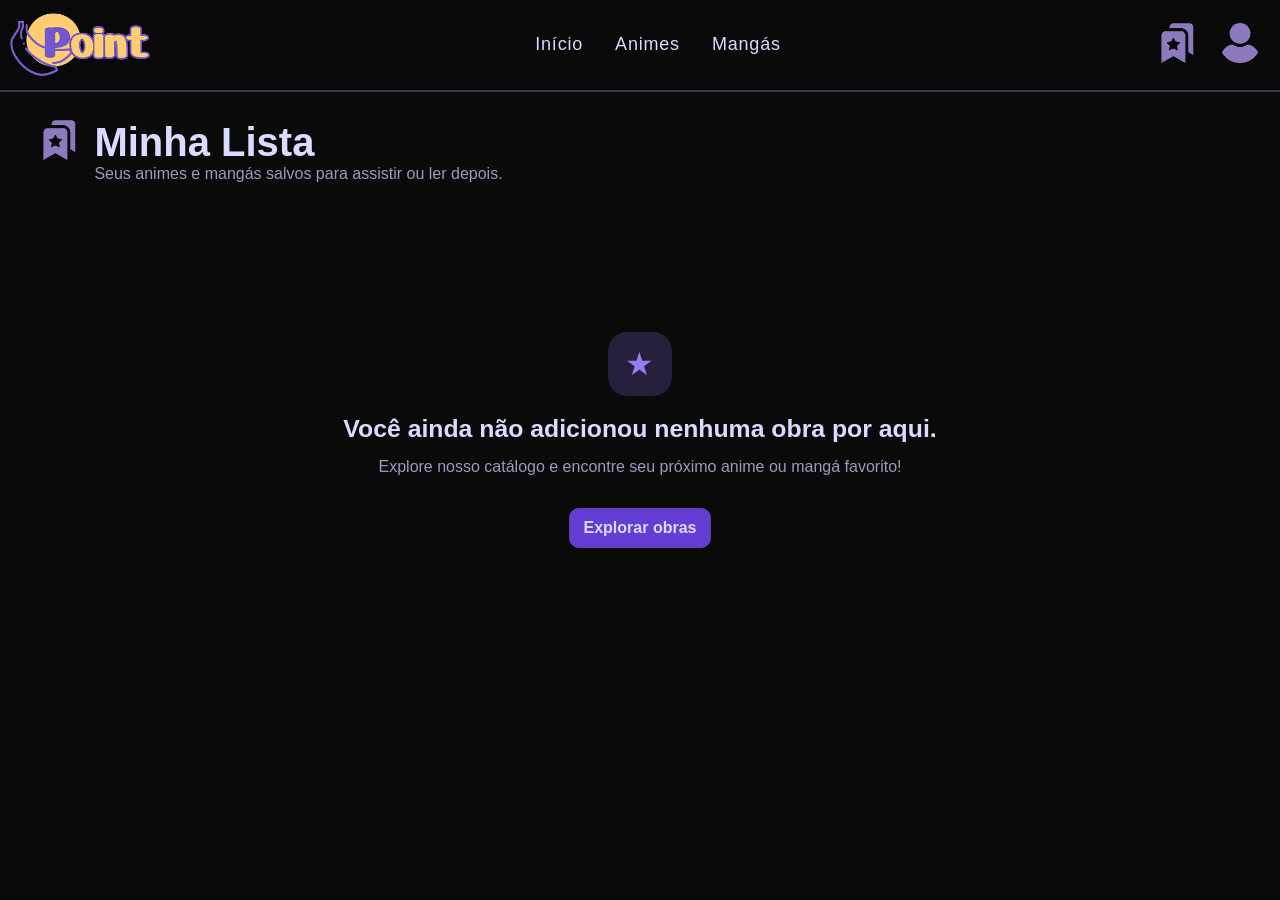
<file: public/favoritos.html>
<!DOCTYPE html>
<html lang="pt-br">
<head>
    <meta charset="UTF-8">
    <meta name="viewport" content="width=device-width, initial-scale=1.0">
    <link rel="stylesheet" href="./assets/styles.css">
    <link rel="stylesheet" href="./assets/cabecalho.css">
    <link rel="stylesheet" href="./assets/favoritos.css">
    <title>Minha Lista | Banana Point</title>
    <link rel="shortcut icon" href="./img/BananaPoint.ico" type="image/x-icon">
    <script src="./assets/favoritos.js" defer></script>
</head>
<body>
    <header class="cabecalho-container">
        <a href="./index.html"><img src="./img/BananaPoint.png" alt="Logo Banana Point" class="logo-img"></a>
        <nav aria-label="Navegação principal">
            <ul class="navegacao">
                <li class="lista-navegacao"><a class="link-navegacao" href="./index.html">Início</a></li>
                <li class="lista-navegacao"><a class="link-navegacao" href="./animes.html">Animes</a></li>
                <li class="lista-navegacao"><a class="link-navegacao" href="./pagina-mangas/index.html#chainsaw-man">Mangás</a></li>
            </ul>
        </nav>
        <div class="usuario-acoes">
            <a href="./favoritos.html" aria-label="Minha Lista"><img src="./img/icones/icone-favoritos.png" alt=""></a>
            <a href="./login.html" aria-label="Entrar na conta"><img src="./img/icones/icone-perfil.png" alt=""></a>
        </div>
    </header>

    <main class="pagina-minha-lista" data-pagina-favoritos>
        <div class="cabecalho-lista">
            <img class="icone-titulo-lista" src="./img/icones/icone-favoritos.png" alt="">
            <div>
                <h1>Minha Lista</h1>
                <p>Seus animes e mangás salvos para assistir ou ler depois.</p>
            </div>
        </div>

        <section class="estado-vazio-lista" data-lista-vazia>
            <div class="estado-vazio-conteudo">
                <div class="marcador-vazio" aria-hidden="true">★</div>
                <h2>Você ainda não adicionou nenhuma obra por aqui.</h2>
                <p>Explore nosso catálogo e encontre seu próximo anime ou mangá favorito!</p>
                <a class="botao-vazio" href="./animes.html">Explorar obras</a>
            </div>
        </section>

        <section aria-label="Obras favoritas" data-conteudo-lista hidden>
            <div class="controles-lista">
                <div class="filtros-lista" role="group" aria-label="Filtrar por tipo">
                    <button class="filtro-lista ativo" type="button" data-filtro="todos" aria-pressed="true">Todos</button>
                    <button class="filtro-lista" type="button" data-filtro="anime" aria-pressed="false">Animes</button>
                    <button class="filtro-lista" type="button" data-filtro="manga" aria-pressed="false">Mangás</button>
                </div>
                <div class="busca-ordenacao">
                    <label class="visualmente-oculto" for="pesquisa-favoritos">Pesquisar na Minha Lista</label>
                    <input id="pesquisa-favoritos" type="search" placeholder="Buscar na minha lista..." data-pesquisa-favoritos>
                    <label class="visualmente-oculto" for="ordenacao-favoritos">Ordenar favoritos</label>
                    <select id="ordenacao-favoritos" data-ordenacao-favoritos>
                        <option value="recentes">Adicionados recentemente</option>
                        <option value="nome">Nome</option>
                    </select>
                </div>
            </div>
            <p class="contagem-favoritos" data-contagem-favoritos aria-live="polite">0 obras salvas</p>
            <div class="estado-vazio-lista" data-filtro-vazio hidden>
                <div class="estado-vazio-conteudo">
                    <h2>Nenhuma obra encontrada</h2>
                    <p>Não há favoritos que correspondam a este filtro ou pesquisa.</p>
                </div>
            </div>
            <div class="grade-favoritos" data-grade-favoritos hidden></div>
        </section>
    </main>
</body>
</html>
</file>
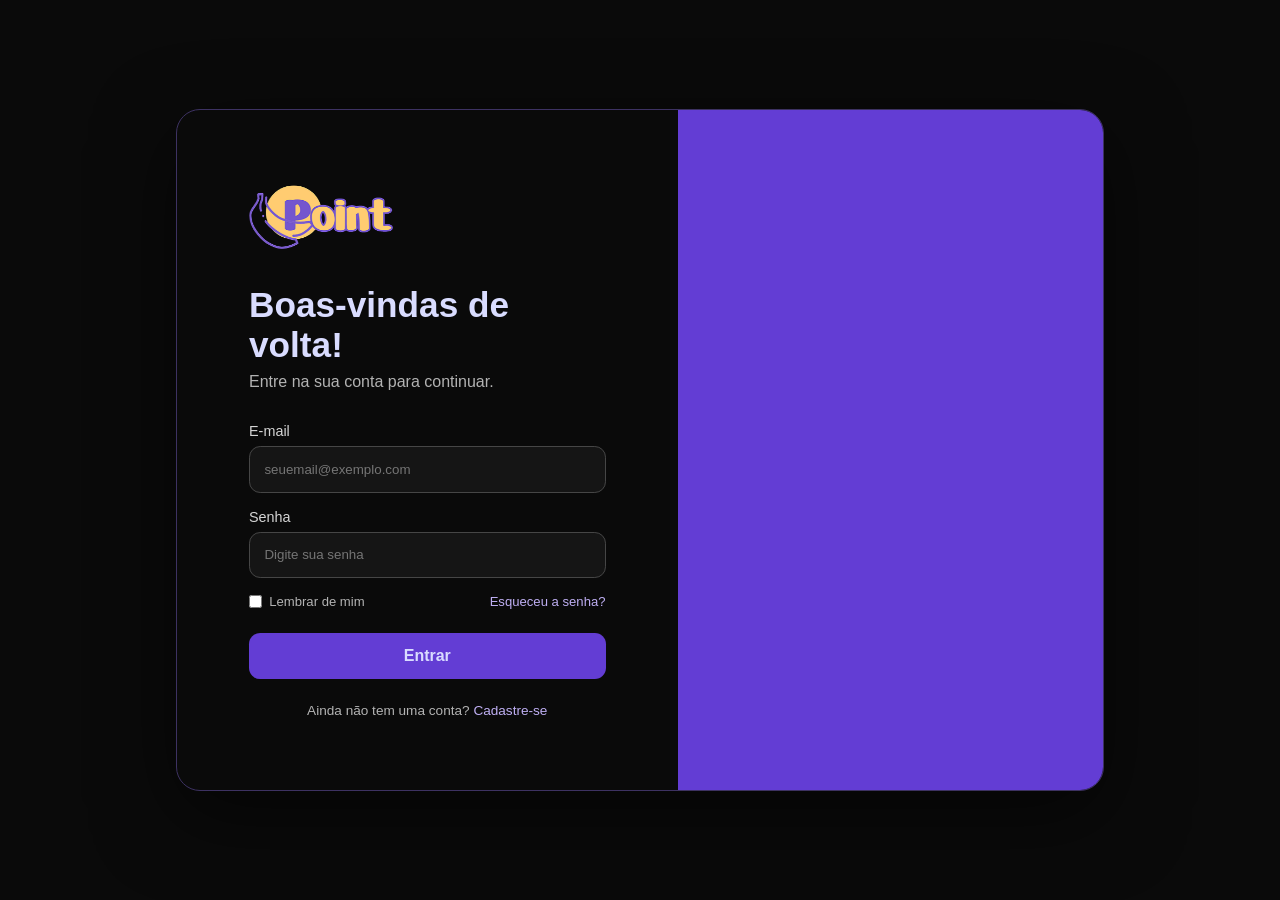
<file: public/login.html>
<!DOCTYPE html>
<html lang="pt-br">
<head>
    <meta charset="UTF-8">
    <meta name="viewport" content="width=device-width, initial-scale=1.0">
    <link rel="stylesheet" href="./assets/styles.css">
    <link rel="stylesheet" href="./assets/autenticacao.css">
    <title>Entrar | Banana Point</title>
    <link rel="shortcut icon" href="./img/BananaPoint.ico" type="image/x-icon">
</head>
<body>
    <main class="autenticacao">
        <section class="autenticacao-conteudo">
            <a href="./index.html" aria-label="Voltar para o início">
                <img src="./img/BananaPoint.png" alt="Banana Point" class="autenticacao-logo">
            </a>
            <h1>Boas-vindas de volta!</h1>
            <p class="autenticacao-introducao">Entre na sua conta para continuar.</p>
            <form class="autenticacao-formulario" action="#" method="post">
                <label class="campo-formulario" for="email">
                    E-mail
                    <input type="email" id="email" name="email" placeholder="seuemail@exemplo.com" autocomplete="email" required>
                </label>
                <label class="campo-formulario" for="senha">
                    Senha
                    <input type="password" id="senha" name="senha" placeholder="Digite sua senha" autocomplete="current-password" required>
                </label>
                <div class="autenticacao-opcoes">
                    <label for="lembrar">
                        <input type="checkbox" id="lembrar" name="lembrar">
                        Lembrar de mim
                    </label>
                    <a href="#">Esqueceu a senha?</a>
                </div>
                <button class="botao-autenticacao" type="submit">Entrar</button>
            </form>
            <p class="autenticacao-alternativa">Ainda não tem uma conta? <a href="./cadastro.html">Cadastre-se</a></p>
        </section>
        <div class="autenticacao-painel-roxo" aria-hidden="true"></div>
    </main>
</body>
</html>
</file>
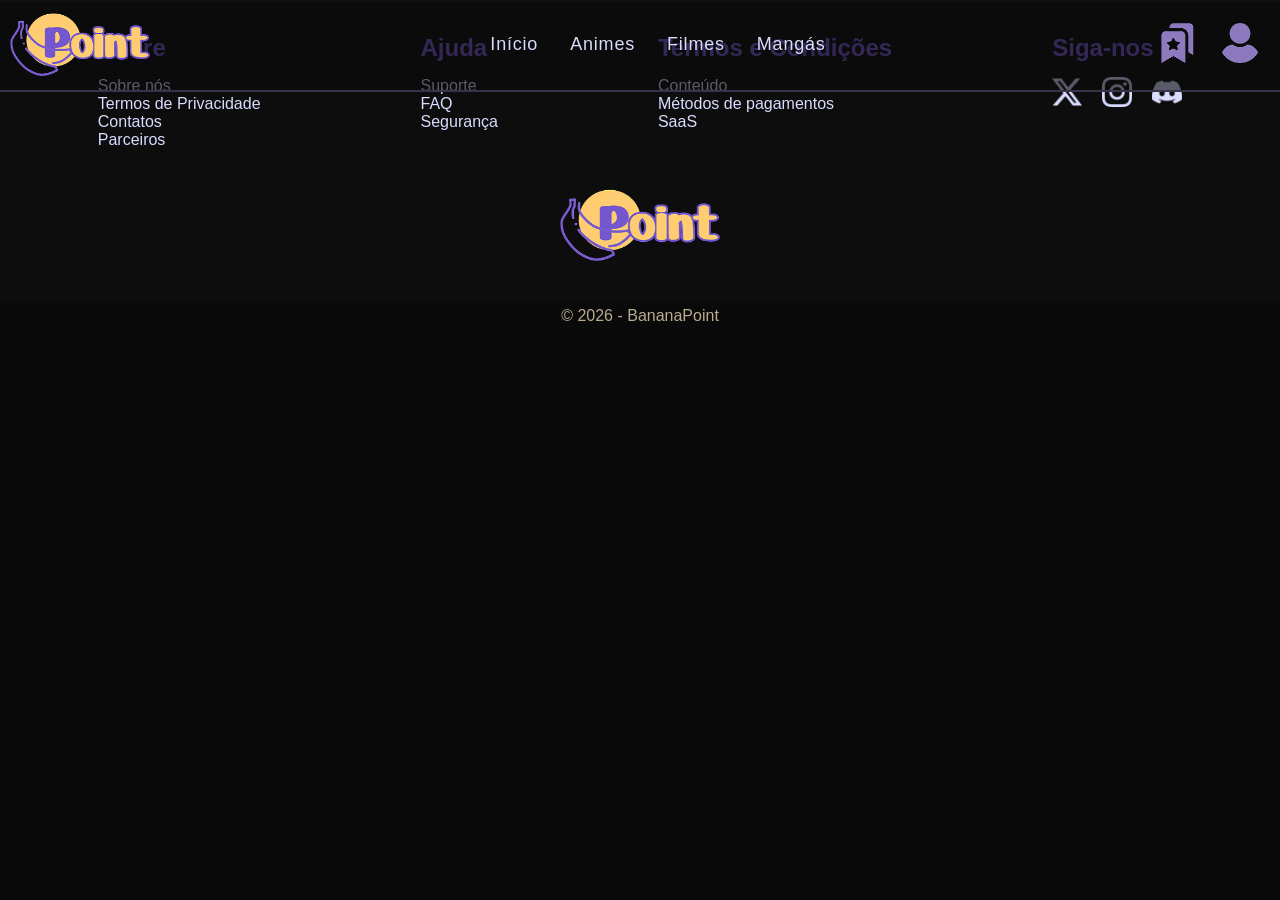
<file: public/pagina-animes/filmes.html>
<!DOCTYPE html>
<html lang="pt-br">
<head>
    <meta charset="UTF-8">
    <meta name="viewport" content="width=device-width, initial-scale=1.0">
    <link rel="stylesheet" href="../assets/cabecalho.css">
    <link rel="stylesheet" href="../assets/styles.css">
    <link rel="stylesheet" href="./assets/banner.css">
    <link rel="stylesheet" href="./assets/styles.css">
    <link rel="stylesheet" href="./assets/informacoes.css">
    <link rel="stylesheet" href="../assets/rodape.css">
    
    <title>Banana Point | Filme </title>
    <link rel="shortcut icon" href="./img/BananaPoint.ico" type="image/x-icon">
</head>
<body>
    <!--==========================================-->
    <!--=========CABECALHO PRINCIPAL!=============-->

    <div class="cabecalho-container"> <!--navegacao__container-->
        <a href="../index.html"><img src="../img/BananaPoint.png" alt="Logo Banana Point" class="logo-img"></a>
        <ul class="navegacao"> <!--categorias__cabecalho-->
                <li class="lista-navegacao"><a class="link-navegacao" href="../index.html">Início</a></li>
                <li class="lista-navegacao"><a class="link-navegacao" href="../animes.html">Animes</a></li>
                <li class="lista-navegacao"><a class="link-navegacao" href="../filmes">Filmes</a></li>
                <li class="lista-navegacao"><a class="link-navegacao" href="../mangas">Mangás</a></li>
            </ul>
        <div class="usuario-acoes">
            <a href="./favoritos.html" aria-label="Minha Lista"><img src="../img/icones/icone-favoritos.png" alt="Favoritos"></a>
            <a href="./login.html"><img src="../img/icones/icone-perfil.png" alt="Entrar na conta"></a>
        </div>
    </div>
    <!--==========================================-->

    <section id="chainsaw-man" class="filme-container">
    <div class="banner" style="background-image:url(../img/banners/pagina-anime/chainsaw-man-reze.png);">
        <div class="banner-info">
            <div class="banner-conteudo">
                <img src="./poster/ChainsawManmovie.jpeg" alt="Chainsaw Man o Filme: Arco da Reze" class="capa-banner">
                <div class="banner-texto">
                    <div class="informacoes-obra">
                        <div class="titulo">
                            <h1>Chainsaw Man o Filme: Arco da Reze</h1>
                        </div>
                        <div class="sub-infos">
                            <div class="tempo-ano">
                                <img src="../img/classificacao/classificacao-18.png" alt="Classificação de 18 anos" width="23px">
                                <p>2025 • 1h 40m</p>
                            </div>
                            <div class="opcao-exibicao">
                                <img src="../img/icones/icone-dublado.png" alt="Dublado" width="23px">
                                <p>Dublado</p>
                            </div>
                        </div>
                    </div>
                    <div class="descricao-banner">
                        <p>Denji finalmente vive como o temido Homem-Motosserra, um jovem com coração de demônio que integra a Divisão Especial 4 de Caçadores de Demônios. Depois de um encontro marcante com Makima, a mulher de seus sonhos, ele busca refúgio da chuva e acaba conhecendo Reze, a misteriosa atendente de um café.</p>
                    </div>
                    <div class="btn-acoes">
                        <a href="./player.html#rezearc" class="btn-assistir"><img src="../img/icones/icone-play.png" alt="Assistir">ASSISTIR</a>
                        <button type="button" class="btn-lista"><img src="../img/icones/icone-lista.png" alt="Adicionar">MINHA LISTA</button>
                    </div>
                </div>
            </div>
        </div>
    </div>
</section>

    <!--=========================================================================-->
    <footer class="rodape-container">
        <div class="rodape-conteudo">
            <div class="rodape-sobre">
                <h2>Sobre</h2>
                <a href="#"><p>Sobre nós</p></a>
                <a href="#"><p>Termos de Privacidade</p></a>
                <a href="#"><p>Contatos</p></a>
                <a href="#"><p>Parceiros</p></a>
            </div>
            <div class="rodape-ajuda">
                <h2>Ajuda</h2>
                <a href="#"><p>Suporte</p></a>
                <a href="#"><p>FAQ</p></a>
                <a href="#"><p>Segurança</p></a>
            </div>
            <div class="rodape-termos-e-condicoes">
                <h2>Termos e Condições</h2>
                <a href="#"><p>Conteúdo</p></a>
                <a href="#"><p>Métodos de pagamentos</p></a>
                <a href="#"><p>SaaS</p></a>
            </div>
            <div class="rodape-siga-nos">
                <h2>Siga-nos</h2>
                <div class="rodape-img-plataformas">
                    <a href="#"><img src="../img/icones/icone-twitter-alt.png" alt="Twitter Alt"></a>
                    <a href="#"><img src="../img/icones/icone-instagram.png" alt="Instagram"></a>
                    <a href="#"><img src="../img/icones/icone-discord.png" alt="Discord"></a>
                </div>
            </div>
        </div>
        <div class="rodape-logo-bananapoint" id="banana">
            <img src="../img/BananaPoint.png" alt="Banana Point Logo">
        </div>
        <p class="rodape-direitos-reservados"> &copy; 2026 - BananaPoint</p>
    </footer>
    

    
</body>
</html>
</file>
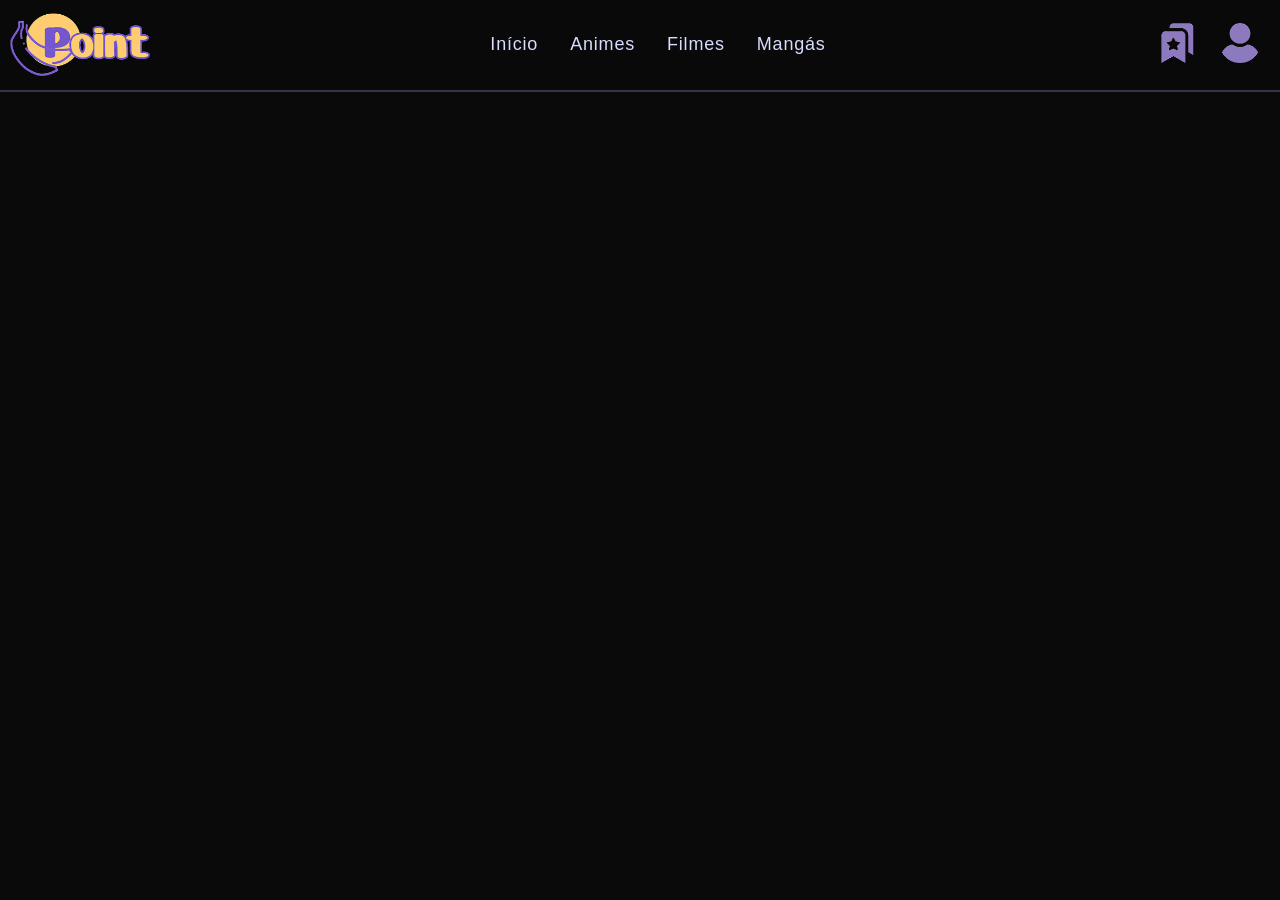
<file: public/pagina-animes/player.html>
<!DOCTYPE html>
<html lang="pt-br">
<head>
    <meta charset="UTF-8">
    <meta name="viewport" content="width=device-width, initial-scale=1.0">
    <title>Document</title>
    <link rel="stylesheet" href="../assets/cabecalho.css">
    <link rel="stylesheet" href="../assets/styles.css">
    <link rel="stylesheet" href="./assets/banner.css">
    <link rel="stylesheet" href="./assets/styles.css">
    <link rel="stylesheet" href="./assets/informacoes.css">
    <link rel="stylesheet" href="./assets/player.css">
</head>
<body>
    <div class="cabecalho-container"> <!--navegacao__container-->
        <a href="../index.html"><img src="../img/BananaPoint.png" alt="Logo Banana Point" class="logo-img"></a>
        <ul class="navegacao"> <!--categorias__cabecalho-->
                <li class="lista-navegacao"><a class="link-navegacao" href="../index.html">Início</a></li>
                <li class="lista-navegacao"><a class="link-navegacao" href="../animes.html">Animes</a></li>
                <li class="lista-navegacao"><a class="link-navegacao" href="../filmes">Filmes</a></li>
                <li class="lista-navegacao"><a class="link-navegacao" href="../mangas">Mangás</a></li>
            </ul>
        <div class="usuario-acoes">
            <a href="./favoritos.html" aria-label="Minha Lista"><img src="../img/icones/icone-favoritos.png" alt="Favoritos"></a>
            <a href="./login.html"><img src="../img/icones/icone-perfil.png" alt="Entrar na conta"></a>
        </div>
    </div>
    <div class="espaco">

    </div>


    <!--=======================CHAINSAW MAN O FILME ============================-->
    <section id="rezearc" class="player-container">
        <div class="episodio">
            <div class="player-principal">
                <iframe
                
                src="https://www.youtube.com/embed/4CP8zxNVID8"
                title="YouTube video player"
                frameborder="0"
                allow="accelerometer; autoplay; clipboard-write; encrypted-media; gyroscope; picture-in-picture; web-share"
                allowfullscreen>
                </iframe>
                <div class="informacoes-filme">
                    <h1>Chainsaw Man - O Filme: Arco da Reze</h1>
                        <div class="sub-infos">
                            <div class="tags"><button>HD</button> <button>Dublado</button> <button>Legendado</button></div>
                            <p class="sinopse">Denji conhece Reze, uma garota gentil que trabalha em um café e oferece a ele o afeto e a vida normal que ele sempre sonhou. No entanto, ela esconde uma identidade mortal: é uma espiã soviética e o Demônio da Bomba, enviada para roubar o coração do Homem-Motosserra. O jovem caçador é então forçado a enfrentar sua paixão em uma batalha brutal pela sobrevivência.</p>
                            <div class="tags-2"><button>Curtir</button> <button>Compartilhar</button> <button>Reportar</button></div>
                            <hr color="#">
                            <div class="metadados-filme">
                                <p>• Título Original: Gekijō-ban Chensōman Reze-hen (劇場版 チェンソーマン レゼ篇)
• Estúdio: MAPPA
• Direção: Tatsuya Yoshihara
• Roteiro: Hiroshi Seko
• Música: Kensuke Ushio
• Gênero: Animação / Ação / Dark Fantasy / Shounen
• Duração: 1h 40min
• Classificação: 18 Anos (Violência extrema e gore)
• Ano de Lançamento: 2025/2026</p>
                            </div>
                        </div>
                </div>
            </div>

            <div class="lista-eps">
                <div class="titulo">
                    <h3>Episódios:</h3>
                    <hr style="margin-bottom: 1rem;" color="#7456CE">
                </div>


                <div class="ep-titulo">
                    <div class="episodio-item">
                        <div class="episodio-info">
                            <h4>Chainsaw Man - O Filme: Arco da Reze</h4>
                        </div>
                        <span class="episodio-ativo" style="padding-left: 6px;">▶</span>
                    </div>
                </div>
            </div>
        </div>
    </section>

    <!--=======================DEMON SLAYER ============================-->
    <section id="demonslayer" class="player-container">
        <div class="episodio">
            <div class="player-principal">
                <iframe width="560" height="315" src="https://www.youtube.com/embed/VQGCKyvzIM4?si=anfuocfztJlknk1G" title="YouTube video player" frameborder="0" allow="accelerometer; autoplay; clipboard-write; encrypted-media; gyroscope; picture-in-picture; web-share" referrerpolicy="strict-origin-when-cross-origin" allowfullscreen></iframe>
                <div class="informacoes-filme">
                    <h1>Demon Slayer</h1>
                    <h2>T1 Ep.1 - Crueldade</h2>
                        <div class="sub-infos">
                            <div class="tags"><button>HD</button> <button>Dublado</button> <button>Legendado</button></div>
                            <p class="sinopse">Demon Slayer conta a história de Tanjiro Kamado, um jovem bondoso que tem sua família massacrada por um demônio, restando apenas sua irmã, Nezuko, que foi transformada em uma criatura demoníaca. Para encontrar a cura para sua irmã e vingar sua família, Tanjiro treina intensamente e se junta ao Esquadrão de Caçadores de Demônios.
</p>
                            <div class="tags-2"><button>Curtir</button> <button>Compartilhar</button> <button>Reportar</button></div>
                            <hr color="#">
                            <div class="metadados-filme">
                                <p>• Título Original: Gekijō-ban Kimetsu no Yaiba: Mugen Ressha-hen (劇場版「鬼滅の刃」無限列車編)
• Estúdio: ufotable
• Direção: Haruo Sotozaki
• Roteiro: ufotable (creditado coletivamente pelo estúdio)
• Música: Yuki Kajiura / Go Shiina
• Gênero: Animação / Ação / Fantasia Sombria / Shounen
• Duração: 1h 57min
• Classificação: 16 Anos (Violência e sangue)
• Ano de Lançamento: 2020 (Japão) / 2021 (Brasil)</p>
                            </div>
                        </div>
                </div>
            </div>

            <div class="lista-eps">
                <div class="titulo">
                    <h3>    Temporada 1 </h3>
                    <hr style="margin-bottom: 1rem;" color="#7456CE">
                </div>


                <div class="ep-titulo">
                    <div class="episodio-item">
                        <div class="episodio-info">
                            <h4>Ep.1 - Crueldade</h4>
                            
                        </div>
                        <div class="episodio-info">
                            <h4>Ep.2 - Sakonji Urokodaki o Treinador</h4>
                            
                        </div>

                        <div class="episodio-info">
                            
                            <h4>Ep.3 - Sabito e Makomo</h4>
                        </div>
                        <div class="episodio-info">
                            
                            <h4>Ep.4 - Seleção Final</h4>
                        </div>
                        <div class="episodio-info">
                            
                            <h4>Ep.5 - Meu Próprio Aço</h4>
                        </div>
                        <div class="episodio-info">
                            
                            <h4>Ep.6 -  Espadachim que Acompanha um Oni</h4>
                        </div>
                        <div class="episodio-info">
                            
                            <h4>Ep.7 -  Muzan Kibutsuji</h4>
                        </div>
                        <div class="episodio-info">
                            
                            <h4>Ep.8 -  O Aroma do Sangue Sedutor</h4>
                        </div>
                        <div class="episodio-info">
                            
                            <h4>Ep.9 -  O Oni da Temari e o Oni da Flecha</h4>
                        </div>
                        <div class="episodio-info">
                            
                            <h4>Ep.10 -  Juntos Para Sempre</h4>
                        </div>
                        <div class="episodio-info">
                            
                            <h4>Ep.11 -  Mansão Tsuzumi</h4>
                        </div>
                        <div class="episodio-info">
                            
                            <h4>Ep.12 -  O Javali Mostra Suas Presas, Zenitsu Dorme</h4>
                        </div>
                        <div class="episodio-info">
                            
                            <h4>Ep.13 -  Algo Mais Importante Que a Vida</h4>
                        </div>
                        <div class="episodio-info">
                            
                            <h4>Ep.14 -  A Casa com o Brasão da Família Wisteria</h4>
                        </div>
                        <div class="episodio-info">
                            
                            <h4>Ep.15 -  Monte Natagumo</h4>
                        </div>
                        
                    </div>
                </div>
            </div>
        </div>
    </section>
</body>
</html>
</file>
<file: public/assets/styles.css>
/* Oculta a barra de rolagem no Chrome, Safari, Edge e navegadores baseados em WebKit */
html::-webkit-scrollbar {
  display: none;
}


*{
    margin: 0;
    padding: 0;
    box-sizing: border-box;
    font-family: 'poppins', sans-serif;
    
}
/*============================================*/
/*==========DEFININDO AS 'RAIZES'=============*/
:root{
    --cor-ref-neutro0: #000000;
    --cor-ref-neutro5: #0a0a0a;
    --cor-ref-neutro10: #1C1C1C;
    --cor-ref-neutro20: #363636;
    --cor-ref-neutro30: #464646;
    --cor-ref-neutro40: #5C5C5C;
    --cor-ref-neutro50: #7B7B7B;
    --cor-ref-neutro60: #8C8C8C;
    --cor-ref-neutro70: #B3B3B3;
    --cor-ref-neutro80: #D5D5D5;
    --cor-ref-neutro90: #EDEDED;
    --cor-ref-neutro95: #F9F9F9;
    --cor-ref-neutro100: #FFFFFF;

    --cor-ref-primaria0: #0C0C0C;
    --cor-ref-primaria5: #151120;
    --cor-ref-primaria10: #27203C;
    --cor-ref-primaria20: #3D3262;
    --cor-ref-primaria30: #5D43AA;
    --cor-ref-primaria40: #633DD4;
    --cor-ref-primaria50: #7456CE;
    --cor-ref-primaria60: #997CF0;
    --cor-ref-primaria70: #BFAFF3;
    --cor-ref-primaria80: #EBE5FF;
    --texto-branco: #D9DCFF;
    --texto-preto: #0e0e0e;
    --btn-banner: #27203c9d;
    --cor-fundo: #0a0a0a;
    --fundo-card: #251e3d;
    --cor-cabecalho: #0a0a0a9c;
    --cor-texto-info: #a297be;
    --cor-rodape: #0D0D0D;
    


    --fonte-primaria: "Poppins", sans-serif;

}
/*============================================*/
/*=============CORPO GERAL===================*/

body{
    background-color: var(--cor-fundo);
   
}


#incio{
    display: block;
}
</file>
<file: public/assets/slides.css>
/*============================================*/
/*==========slideshow(carrossel)==============*/
.slider{
    position: relative; /*permite posicionar os elementos dentro dele*/
    width: 100%; /*Ocupa toda a largura*/
    height: 800px;
    overflow: hidden;

}

.slider-conteudo{
    width: 500%; /*equivalente aos 5 slides*/
    height: 800px;
    display: flex; /*faz com que os slides fiquem em linha*/
}
.slider-conteudo input{
    display: none;
}


.slide-container{
    display: flex;
    width: 20%; /*equivalente a 1 slide*/;
    position: relative;
    background-size: cover;
    background-position: center 30%;
    transition: 1s;
    flex-direction: column;
    justify-content: center;
    justify-content: flex-end;
    padding: 0 0 5rem 5rem;
    overflow: hidden;
    background-repeat: no-repeat;
    min-width: 20%;
}



.slide-container::before{
    content: '';
    position: absolute;
    top: 0;
    left: 0;
    width: 100%;
    height: 100%;
    background: 
    linear-gradient(to right, #0a0a0a 10%, #0a0a0a66 30%, #0e0e0e00 50%), 
    linear-gradient(to top, #0a0a0a 0%, #0e0e0e00 30%);
    z-index: 1;
}

/*============================================*/
/*==================botões===================*/


.nav-manual, .nav-auto{
    display: flex;
    position: absolute;
    width: 100%;
    bottom: 3%;
    justify-content: center;
}
.manual-btn{
    background-color: var(--cor-ref-primaria70);
    z-index: 2;

}

.manual-btn, .nav-auto div{
    border-radius: 1rem;
    cursor: pointer;
    transition: 0.2s;
    width: 50px;
    height: 6px;
    border: none;
    margin-right: 0.5rem;
    
}
.nav-manual, .manual-btn:not(:last-child), .nav-auto div:not(:last-child){
    margin-right: 0.5%;
    
}

.manual-btn:hover{
    background-color: var(--cor-ref-primaria40);
}
/*============================================*/
/*======Mantem os slides funcionando==========*/


#radio1:checked ~ .nav-auto .auto-btn1, #radio1:checked ~ .nav-manual [for="radio1"] {
    background-color: var(--cor-ref-primaria40);
}
#radio2:checked ~ .nav-auto .auto-btn2, #radio2:checked ~ .nav-manual [for="radio2"] {
    background-color: var(--cor-ref-primaria40);
}
#radio3:checked ~ .nav-auto .auto-btn3, #radio3:checked ~ .nav-manual [for="radio3"] {
    background-color: var(--cor-ref-primaria40);
}
#radio4:checked ~ .nav-auto .auto-btn4, #radio4:checked ~ .nav-manual [for="radio4"] {
    background-color: var(--cor-ref-primaria40);
}
#radio5:checked ~ .nav-auto .auto-btn5, #radio5:checked ~ .nav-manual [for="radio5"] {
    background-color: var(--cor-ref-primaria40);
}


#radio1:checked ~ .primeiro{
    margin-left: 0%;
}


#radio2:checked ~ .primeiro{
    margin-left: -20%;
}


#radio3:checked ~ .primeiro{
    margin-left: -40%;
}


#radio4:checked ~ .primeiro{
    margin-left: -60%;
}


#radio5:checked ~ .primeiro{
    margin-left: -80%;
}

/*============================================*/
/*======conteudos dentro dos slides==========*/

.slide-info{
    display: flex;
    position: relative;
    z-index: 2;
    flex-direction: column;
    gap: 1.5rem;
    max-width: 45rem;
    align-items: flex-start;
    
}

.logo-banners{
    width: 30rem;
    height: auto;
}

.demon-logo{
    width: 20rem;
}

.cowboy-logo{
    width: 25rem;
}
.avaliacao-banner{
    display: flex;
    gap: 1rem;
    align-items: center;
    

}
.avaliacao-texto{
    display: flex;
    align-items: center;
    gap: 0.3rem;
}

.avaliacao-texto{
    display: flex;
    
    align-items: center;
    color: var(--texto-branco);
    
}

.info-banner{
    color: var(--cor-texto-info);
}

.lista-categoria-banner{
    display: flex;
    list-style: none;
    gap: 2rem;
}

.btn-categoria-banner{
    transition: 0.5s;
}

.btn-categoria-banner a{
    text-decoration: none;
    font-size: 15px;
    color: var(--cor-ref-primaria70);
    background-color: var(--btn-banner);
    padding: 5px 10px 5px 10px;
    border-radius: 15px;
    transition: 0.5s;

}

.btn-categoria-banner:hover{
transform: scale(110%);

}


.descricao-banner{
    color: var(--texto-branco);
    font-size: 1rem;
    width: 100%;
}
.btn-acoes{
    display: flex;
    gap: 1.5rem;
}
.btn-acoes img{
    width: 1.5rem;
}

.btn-assista-agora, .btn-saiba-mais{
    display: flex;
    align-items: center;
    justify-content: center;
    padding: 0.8rem;
    border-radius: 10px;
    gap: 0.5rem;
    width: 13rem;
    transition: 0.3s;
    text-decoration: none;
    font-weight: bold;
    
}

.btn-assista-agora{
    background-color: var(--cor-ref-primaria40);
    color: var(--texto-branco);
}

.btn-saiba-mais{
    border: var(--cor-ref-primaria70) 2px solid;
    color: var(--cor-ref-primaria70);
}



.btn-assista-agora:hover{
    background-color: var(--cor-ref-primaria60);
    transform: scale(110%);
}

.btn-saiba-mais:hover{
    border: var(--cor-ref-primaria70) 2px solid;
    transform: scale(110%);
}
</file>
<file: public/assets/categorias.css>
.espacamento-header{
    background-color: var(--cor-fundo);
    height: 110px;
    width: 100%;
}
</file>
<file: public/assets/cabecalho.css>
/*============================================*/
/*===============cabecalho====================*/

.cabecalho-container{
    display: flex;
    position: fixed;
    
    justify-content: space-between;
    align-items: center;
    background-color: var(--cor-cabecalho);
    z-index: 100;
    width: 100%;
    
    border-bottom: #3a3249 2px solid;
}
.logo-img{
    width: 10rem;
    padding: 10px ;
}

.usuario-acoes{
    display: flex;
    padding-right: 20px;
    gap: 1.5rem;
}
.usuario-acoes img{
    width: 2.5rem;
    
}

.navegacao{
    display: flex;
    justify-content: center;
    align-items: center;
    gap: 2rem;
    list-style: none;
    
}

.link-navegacao{
    text-decoration: none;
    color: var(--texto-branco);
    letter-spacing: 0.05rem;
    transition: 0.3s;
    font-size:18px;
}

.drop-botao{
    text-decoration: none;
    color: var(--texto-branco);
    letter-spacing: 0.05rem;
    font-size:18px;
    transition: 0.3s;
}

.link-navegacao:hover, .drop-botao:hover, .drop-aberto:hover{
    color: var(--cor-ref-primaria60);
}



/*===========DROPDOWN CATEGORIAS ================*/
/*

.item-dropdown{
    gap: 150px;
}
.drop-botao{
    display: flex;
}

.drop-checked{
    display: none;
}


.categorias-conteudo{
    display: grid;
    grid-template-rows: repeat(16, max-content);
    position: absolute;
    opacity: 0;
    transform: translateY(50px);
    list-style: none;
    background-color: rgba(10, 10, 10, 0.74);
    backdrop-filter: blur(2.5px);
    border: var(--cor-ref-primaria30) 2px solid;
    border-radius: 10px;
    padding: 10px;
    
}

.cabecalho-container li{
    display: flex;
    gap: 50px;
    width: 100%;
}

.categorias-conteudo a{
    
    text-decoration: none;
    color: var(--cor-ref-primaria60);
    transition: 0.3s;
    
    
}

.categorias-conteudo a:hover{
    color: var(--texto-branco);
}

.categorias-conteudo li:hover{
    color: var(--texto-branco);
    background-color: var(--cor-ref-primaria30);
    border-radius: 5px;
    
}


.drop-botao span{
    display: inline-block;
    transition: 0.3s;
    margin: 0;
    font-weight: bolder;
}




.drop-botao{
    display: flex;
    gap: 5px;
    justify-content: center;
    align-items: center;
    z-index: 20;
    border-radius: 15px;
    padding: 10px;
}

.drop-botao span{
    display: inline-block;
    transition: 0.3s;
    margin: 0;
    font-weight: bolder;
}
.item-dropdown {
    display: flex;
    position: relative;
    gap: 150px;
}

.drop-checked{
    display: none;
}

.categorias-conteudo{
    display: grid;
    opacity: 0;
    justify-content: center;
    align-items: center;
    
    z-index: 10;
    grid-template-columns: repeat(2, max-content);
    min-width: max-content; 
    position: absolute;
    list-style: none;
    top: 100%;
    left: 0;
    line-height: 30px;
    border-radius: 15px;
    background-color: var(--cor-cabecalho);
    border: #52328d67 2px solid;
    padding: 5px;
}


.categorias-conteudo li{
    padding: 10px;
    width: 200px;
}
.categorias-conteudo a{
    
    display: block;
    text-decoration: none;
    color: var(--cor-ref-primaria60);
    transition: 0.3s;
    font-weight: bold;
    padding: 5px 10px 5px 10px;
}



.categorias-conteudo a:hover{
    
    border-radius: 10px;
    background-color: #3b255f;
    color: var(--texto-branco);
    transform: scale(105%);
}



.drop-checked:checked ~ .categorias-conteudo{
    display: grid;
    opacity: 1;
    
}

.drop-checked:checked ~ .drop-botao span{
    transform: rotate(180deg);
}
*/
</file>
<file: public/assets/secoes.css>
.container-obras{
    display: flex;
    padding: 2rem;
    gap: 1rem;
    
    
}
.obras-categorias{
    display: flex;
    
}

/*============================================*/
/*================INFORMACOES=================*/

.titulo-categoria{
    font-size: 36px;
    
    color: var(--texto-branco);
    padding: 2rem;
    
}

.divider-secao{
    margin-top: 50px;
    margin-bottom: 60px;

}
.classificacao-img{
    padding: 3px;
    position: absolute;
    width: 3rem;
    height: auto;
    border-radius: 20px 0px 0px 0px;
    top: 0;
    left: 0;
    z-index: 10;
    
}



.capa-anime{
    position: relative;
}

.capa-anime img:not(.classificacao-img){
    width: 17rem;
    height: 26rem;
    border-radius: 20px;
}

.info-obra{
    display: flex;
    flex-direction: column;
    gap: 1.5rem;
}

.titulo-anime{
    display: flex;
    justify-content: center;
    color: var(--texto-branco);
    text-decoration: none;
    background-color: var(--cor-ref-primaria5);
    border-radius: 10px;
    padding: 0.5rem;
    font-size: 13px;
    
}

.metadados-obra{
    display: flex;
    gap: 7px;
    align-items: center;
    justify-content: center;
    
    color: var(--cor-texto-info);
}
.metadados-obra img{
    width: 1.2rem;
    height: 1.2rem;
    
}
.metadados-obra h2{
    display: flex;
    font-size: 20px;
    gap: 5px;
}
.metadados-obra p{
    display: flex;
    align-items: center;
    gap: 5px;
}
.divider-metadados{
    color: var(--cor-ref-neutro20);
}

.tipos-midia{
    display: flex;
    justify-content: center;
    color: var(--cor-texto-info);
    background-color: var(--fundo-card);
    border-radius: 30px;
}

/*============================================*/
/*================CAPAS MANGA=================*/

.capas-manga img{
    border-radius: 30px;
    width: 10rem;
    height: 14.5rem;
    box-shadow: 5px 0 15px rgba(0, 0, 0, 0.7);
    
    cursor: pointer;
    position: relative;
    transition: transform 0.3s ease, margin 0.3s ease;
}



.capas-manga{
    display: flex;
    align-items: center;
}


.volume-2, .volume-3{
    margin-left: -100px;
}
.volume-1{
    z-index: 2;
}
.volume-2{
    z-index: 1;
}

.volume-3{
    z-index: 0;
}

.volume-1:hover{
    transform: scale(105%);
}

.volume-2:hover{
    margin-left: -60px;
    margin-right: -40px;
}
.volume-3:hover{
    margin-left: -50px;
    margin-right: -50px; /*IMPORTANTE: esse margin-right faz com que esse conteudo (volume__3) NÃO empurre os outros conteúdos*/

}

/*============================================*/
/*============CONTINUE ASSISTINDO=============*/


.container-continue{
    display: flex;
    align-items: center;
    justify-content: center;
    padding: 25px;
}


.info-continue-assistindo{
    display: flex;
    align-items: center;
    justify-content: center;
    flex-direction: column;
    gap: 50px;
    background-color: var(--cor-ref-primaria5);
    width: 95%;
    border-radius: 10px;
    padding: 40px;
    border: var(--cor-ref-primaria30) 2px solid;
}


.img-continue-assistindo img{
    width: 50px;
}
.titulo-continue-assistindo{
    display: flex;
    color: var(--cor-texto-info);
}
.descricao-continue-assistindo{
    display: flex;
    align-items: end;
    justify-content: center;
    gap: 20px;
    color: var(--cor-texto-info);
}

.btn-explore{
    border: none;
    padding: 15px 20px 15px 20px;
    color: var(--texto-branco);
    background-color: var(--cor-ref-primaria50);
    border-radius: 5px;
    font-size: 20px;
    border: 2px solid var(--cor-ref-primaria50);
    font-weight: bold;
    transition: 0.5s;
}

.btn-explore:hover{
    border: 2px solid var(--cor-ref-primaria70);
    background-color: transparent;
}

.img-continue-assistindo{
    padding: 2px;
    transition: 1s;
}
.img-continue-assistindo:hover{
    transform:rotate(360deg)
}
</file>
<file: public/assets/rodape.css>
.rodape-container{
    display: flex;
    flex-direction: column;
   
    align-items: center;
    gap: 5px;
    border-top: 2px solid #1a1622;
    background-color: var(--cor-rodape);
}

.rodape-conteudo{
    display: flex;
    padding: 2rem;
    gap: 10rem;
    
}

.rodape-logo-bananapoint img{
    width: 10rem;
    padding-bottom: 2rem;
}


.rodape-img-plataformas{
    display: flex;
    align-items: center;
    justify-content: center;
    gap: 20px;
}
.rodape-siga-nos img{
    width: 30px;
    transition: 0.4s;
}





.rodape-sobre h2, .rodape-ajuda h2, .rodape-termos-e-condicoes h2, .rodape-siga-nos h2{
    padding-bottom: 15px;
    color: var(--cor-ref-primaria50);
}
.rodape-sobre a, .rodape-ajuda a, .rodape-termos-e-condicoes a, .rodape-siga-nos a{
    text-decoration: none;
    color: var(--texto-branco);
}


.rodape-siga-nos img:hover{
    transform: scale(110%);
}

.rodape-direitos-reservados{
    display: flex;
    padding: 5px;
    justify-content: center;
    background-color: var(--cor-ref-neutro5);
    width: 100%;
    color: #b9ac90;
}
</file>
<file: public/pagina-mangas/assets/banner.css>
:root{
    --cor-ref-autor: #9163AF;
}

.banner{
    display: flex;
    width: 100%; /*equivalente a 1 slide*/;
    height: 800px;
    position: relative;
    background-size: cover;
    transition: 1s;
    flex-direction: column;
    justify-content: center;
    justify-content: flex-end;
    padding: 0 0 5rem 5rem;
    background-repeat: no-repeat;
    
}
.ddd-banner{
    
    background-position: center 5%;
}

.banner::before{
    content: 'img';
    position: absolute;
    top: 0;
    left: 0;
    width: 100%;
    height: 100%;
    background: 
    linear-gradient(to right, #0a0a0ade 15%, #0a0a0a66 45%, #0e0e0e00 50%), 
    linear-gradient(to top, #0a0a0a 0%, #0e0e0e00 10%);
}

.capa-banner{
    width: 20rem;
    height:28rem;
    border-radius: 20px;
}

.banner-info{
    display: flex;
    z-index: 1;
    gap: 2rem;
}

.informacoes-manga{
    color: var(--texto-branco);
}

.info-item{
    display: grid;
    grid-template-columns: 150px 1fr;
}
.metadados{
    display: flex;
    justify-content: center;
    flex-direction: column;
    gap: 10px;
    line-height: 30px;
}

.titulo-autor h1{
    color: var(--texto-branco);
}

.titulo-autor h2{
    color: var(--cor-ref-autor);
}
.avaliacao{
    display: flex;
    align-items: center;
    font-weight: bold;
    color: var(--texto-branco);
    gap: 10px;
}

.total-avaliacao{
    color: var(--cor-ref-neutro60);
}
.avaliacao img{
    width: 1.2rem;
    height: 1.2rem;
    
}
.btn-categorias button{
    border: none;
    font-size: 15px;
    color: var(--cor-ref-primaria70);
    background-color: var(--btn-banner);
    padding: 5px 10px 5px 10px;
    border-radius: 15px;
    transition: 0.5s;
}

.btn-selecao{
    display: flex;
    align-items: center;
    justify-content: center;
    padding-top: 70px;
    gap: 20px;
}

.btn-ler{
    background-color: var(--cor-ref-primaria40);
    padding: 10px 25px 10px 25px;
    border: 2px var(--cor-ref-primaria40) solid;
    border-radius: 5px;
    transition: 0.5s;

}

.btn-ler a{
    color: var(--texto-branco);
    font-size: 15px;
    font-weight: bold;
    text-decoration: none;
}
.btn-selecao a.btn-ler{
    display: inline-flex;
    align-items: center;
    color: var(--texto-branco);
    font-size: 15px;
    font-weight: bold;
    text-decoration: none;
}
.btn-lista{
    background-color: transparent;
    border: 2px var(--cor-ref-primaria70) solid;
    border-radius: 5px;
    color: var(--cor-ref-primaria70);
    padding: 10px 25px 10px 25px;
    font-size: 15px;
    font-weight: bold;
    display: flex;
    gap: 10px;
    transition: 0.5s;
    align-items: center;
    justify-content: center;

}
.btn-ler:hover{
    border: 2px var(--cor-ref-primaria60) solid;
    transform: scale(110%);
    background-color: var(--cor-ref-primaria60);

}

.btn-lista:hover{
    color: var(--cor-ref-primaria80);
    border: 2px var(--cor-ref-primaria80) solid;
    transform: scale(110%);
}

@media (max-width: 700px){
    .manga-container:target .banner{
            box-sizing: border-box;
            height: auto;
        min-height: 0;
        padding: 5rem 1.25rem 2rem;
    }

    .manga-container:target .banner-info{
        flex-direction: column;
        gap: 1.25rem;
    }

    .manga-container:target .capa-banner{
        width: 10rem;
        height: 14rem;
        object-fit: cover;
    }

    .manga-container:target .metadados{
        width: 100%;
        padding-left: 0;
    }

    .manga-container:target .info-item{
        grid-template-columns: 8rem 1fr;
    }

    .manga-container:target .btn-selecao{
        flex-wrap: wrap;
        justify-content: flex-start;
        padding-top: 1.5rem;
    }

    .manga-container:target .btn-selecao a{
        padding: 0.75rem;
    }

    .manga-container:target .volumes-selecionar{
        padding: 1.5rem;
    }

    .manga-container:target .volumes{
        gap: 1.25rem;
    }

    .manga-container:target .info-volumes{
        width: min(12rem, 42vw);
    }

    .manga-container:target .img-capa{
        width: 100%;
        height: auto;
        aspect-ratio: 12 / 17;
        object-fit: cover;
    }

    .manga-container:target .saiba-mais-conteudo{
        padding: 1.5rem;
    }

    .manga-container:target .informacoes-saiba-mais{
        grid-template-columns: 1fr;
    }
}
</file>
<file: public/pagina-mangas/assets/volumes.css>
:root{
    --cor-subtitulo-volume: #7c7e9c;
}

.info-volumes{
    max-width: 12rem;
}
.img-capa{
    width: 12rem;
    height: 17rem;
    border-radius: 10px;
    transition: 0.3s;
    
}

.info-volumes h2{
    color: var(--texto-branco);
}

.info-volumes p{
    color: var(--cor-subtitulo-volume);
}

.volumes-selecionar{
    padding: 70px;
}


.volumes{
    display: flex;
    gap: 60px;
    flex-wrap: wrap;
}

.img-capa:hover{
    transform: scale(105%);

}

.img-capa:hover ~ .titulo-vol{
    transform: translateY(5%);
}

.titulo-vol{
    transition: 0.3s;
}
</file>
<file: public/pagina-mangas/assets/styles.css>
.manga-container{
    display: none;
}

.manga-container:target{
    display: block !important;
}

.voltar-btn a{
    position: absolute;
    display: flex;
    justify-content: center;
    align-items: center;
    z-index: 1;
    transform: translateY(300%);
    padding-left: 10px;
    
}
.voltar-btn img{
    transition: 0.2s;
}

.voltar-btn img:hover{
    background-color: var(--cor-ref-primaria20);
    padding: 2px;
    border-radius: 5px;
}
</file>
<file: public/pagina-mangas/assets/abas.css>
input[type="radio"]{
    display: none;
}

.volumes-selecionar, .saiba-mais{
    display: none;
}

input[id$="volumes"]:checked ~ .volumes-selecionar{
    display: block;
}

input[id$="saiba"]:checked ~ .saiba-mais{
    display: block;
}

.btn-aba{
    color: var(--texto-branco);
}


.acoes-manga{
    padding: 15px;
    
}

.btn-aba, .btn-aba a{
    display: inline-block;
    padding: 10px 20px;
    color: var(--texto-branco);
    font-weight: bold;
    margin-right: 5px;
    text-decoration: none;
    position: relative; 
    transition: color 0.3s ease;
}
.btn-aba a{
    display: flex;
    justify-content: center;
    align-items: center;
    gap: 2px;
}

.btn-aba::after , .btn-aba a::after{
    content: '';
    position: absolute;
    bottom: 0;
    left: 0;
    width: 100%;
    height: 2px; 
    border-radius: 50px;
    background-color: var(--cor-ref-primaria40);
    transform: scaleX(0);
    transition: transform 0.5s; 
}



input[id$="volumes"]:checked ~ .acoes-manga label[for$="volumes"]::after,
input[id$="saiba"]:checked ~ .acoes-manga label[for$="saiba"]::after {
    transform: scaleX(1); 
}


input[id$="volumes"]:checked ~ .acoes-manga label[for$="volumes"],
input[id$="saiba"]:checked ~ .acoes-manga label[for$="saiba"] {
    
    color: var(--cor-ref-primaria40); 
}


/*----------------------SAIBA MAIS--------------------*/
.saiba-mais{
    display: none;
    
}
.sinopse{
    display: flex;
    flex-direction: column;
    max-width: 900px;
    gap: 10px;
}
.saiba-mais h2{
    color: var(--texto-branco);
}

.saiba-mais p{
    color: var(--cor-subtitulo-volume);
}

.saiba-mais a{
    color: var(--cor-ref-primaria70);
}
.informacoes-saiba-mais{
    display: grid;
    grid-template-columns: 400px 1fr;
    gap: 10px;
}

.informacoes{
    display: flex;
    flex-direction: column;
    gap: 10px;
}

.saiba-mais-conteudo{
    display: flex;
    flex-direction: column;
    gap: 3rem;
    padding: 2rem;
}

.redirecionar a{
    display: flex;
    justify-content: center;
    align-items: center;
    text-decoration: none;
    color: var(--texto-branco);
    font-weight: bold;
}
</file>
<file: public/assets/autenticacao.css>
body{
    min-height: 100vh;
    display: grid;
    place-items: center;
    padding: 2rem;
    background: var(--cor-fundo);
}

.autenticacao{
    display: grid;
    grid-template-columns: minmax(20rem, 1fr) minmax(16rem, 0.85fr);
    width: min(58rem, 100%);
    min-height: 36rem;
    overflow: hidden;
    border: 1px solid var(--cor-ref-primaria20);
    border-radius: 1.5rem;
    background: var(--cor-ref-neutro5);
    box-shadow: 0 1.5rem 5rem #0008;
}

.autenticacao-conteudo{
    display: flex;
    flex-direction: column;
    justify-content: center;
    padding: clamp(2rem, 6vw, 4.5rem);
}

.autenticacao-logo{
    width: 9rem;
    height: auto;
    margin-bottom: 2rem;
}

.autenticacao h1{
    margin-bottom: 0.5rem;
    color: var(--texto-branco);
    font-size: clamp(1.7rem, 4vw, 2.2rem);
}

.autenticacao-introducao{
    margin-bottom: 2rem;
    color: var(--cor-ref-neutro70);
}

.autenticacao-formulario{
    display: flex;
    flex-direction: column;
    gap: 1rem;
}

.campo-formulario{
    display: flex;
    flex-direction: column;
    gap: 0.45rem;
    color: var(--cor-ref-neutro80);
    font-size: 0.9rem;
}

.campo-formulario input{
    width: 100%;
    min-height: 2.9rem;
    padding: 0.75rem 0.9rem;
    border: 1px solid var(--cor-ref-neutro30);
    border-radius: 0.7rem;
    outline: none;
    background: #151515;
    color: var(--texto-branco);
}

.campo-formulario input:focus{
    border-color: var(--cor-ref-primaria50);
    box-shadow: 0 0 0 3px #7456ce35;
}

.autenticacao-opcoes{
    display: flex;
    justify-content: space-between;
    align-items: center;
    gap: 0.75rem;
    color: var(--cor-ref-neutro70);
    font-size: 0.82rem;
}

.autenticacao-opcoes label{
    display: flex;
    align-items: center;
    gap: 0.45rem;
}

.autenticacao a{
    color: var(--cor-ref-primaria70);
    text-decoration: none;
}

.autenticacao a:hover{
    color: var(--texto-branco);
    text-decoration: underline;
}

.botao-autenticacao{
    min-height: 2.9rem;
    margin-top: 0.5rem;
    border: 0;
    border-radius: 0.7rem;
    background: var(--cor-ref-primaria40);
    color: var(--texto-branco);
    font-size: 1rem;
    font-weight: bold;
    cursor: pointer;
    transition: background-color 0.2s, transform 0.2s;
}

.botao-autenticacao:hover{
    transform: translateY(-2px);
    background: var(--cor-ref-primaria50);
}

.autenticacao-alternativa{
    margin-top: 1.5rem;
    color: var(--cor-ref-neutro70);
    font-size: 0.85rem;
    text-align: center;
}

.autenticacao-painel-roxo{
    min-height: 100%;
    background: #633dd4;
}

@media (max-width: 700px){
    body{
        padding: 1rem;
    }

    .autenticacao{
        grid-template-columns: 1fr;
        min-height: 0;
    }

    .autenticacao-conteudo{
        padding: 2rem;
    }

    .autenticacao-logo{
        margin-bottom: 1.5rem;
    }

    .autenticacao-painel-roxo{
        min-height: 5rem;
        grid-row: 1;
    }
}
</file>
<file: public/assets/favoritos.css>
.pagina-minha-lista{
    min-height: 100vh;
    padding: 7.5rem clamp(1rem, 3vw, 3rem) 4rem;
}

.visualmente-oculto{
    position: absolute;
    width: 1px;
    height: 1px;
    padding: 0;
    margin: -1px;
    overflow: hidden;
    clip: rect(0, 0, 0, 0);
    white-space: nowrap;
    border: 0;
}

.cabecalho-lista{
    display: flex;
    align-items: flex-start;
    gap: 1rem;
    margin-bottom: 2rem;
}

.icone-titulo-lista{
    width: 2.5rem;
    height: 2.5rem;
    object-fit: contain;
}

.cabecalho-lista h1{
    color: var(--texto-branco);
    font-size: clamp(1.8rem, 4vw, 2.5rem);
}

.cabecalho-lista p,
.contagem-favoritos{
    color: var(--cor-texto-info);
}

.controles-lista{
    display: flex;
    flex-wrap: wrap;
    align-items: center;
    justify-content: space-between;
    gap: 1rem;
    padding-bottom: 1rem;
    border-bottom: 1px solid var(--cor-ref-primaria20);
}

.filtros-lista,
.busca-ordenacao{
    display: flex;
    flex-wrap: wrap;
    align-items: center;
    gap: 0.6rem;
}

.filtro-lista,
.busca-ordenacao input,
.busca-ordenacao select{
    min-height: 2.5rem;
    padding: 0.55rem 0.8rem;
    border: 1px solid var(--cor-ref-primaria20);
    border-radius: 0.6rem;
    background: var(--cor-ref-primaria5);
    color: var(--texto-branco);
}

.filtro-lista{
    cursor: pointer;
}

.filtro-lista:hover,
.filtro-lista:focus-visible,
.filtro-lista.ativo{
    border-color: var(--cor-ref-primaria50);
    background: var(--cor-ref-primaria10);
    color: var(--cor-ref-primaria80);
}

.busca-ordenacao input{
    width: min(19rem, 70vw);
}

.filtro-lista:focus-visible,
.busca-ordenacao input:focus-visible,
.busca-ordenacao select:focus-visible,
.favorito-card a:focus-visible,
.favorito-card button:focus-visible,
.botao-vazio:focus-visible{
    outline: 3px solid var(--cor-ref-primaria60);
    outline-offset: 2px;
}

.contagem-favoritos{
    margin: 1rem 0;
}

.grade-favoritos{
    display: grid;
    grid-template-columns: repeat(3, minmax(0, 1fr));
    gap: 1rem;
}

.favorito-card{
    display: grid;
    grid-template-columns: minmax(6rem, 9rem) minmax(0, 1fr);
    gap: 1rem;
    min-width: 0;
    padding: 0.8rem;
    border: 1px solid var(--cor-ref-primaria20);
    border-radius: 0.9rem;
    background: linear-gradient(135deg, #12101a, #0c0b12);
    box-shadow: 0 0.6rem 1.7rem #0005;
}

.favorito-card:hover{
    border-color: var(--cor-ref-primaria50);
    box-shadow: 0 0 1.1rem #633dd433;
}

.favorito-capa{
    width: 100%;
    height: 13rem;
    border-radius: 0.65rem;
    object-fit: cover;
}

.favorito-conteudo{
    display: flex;
    flex-direction: column;
    align-items: flex-start;
    min-width: 0;
    gap: 0.55rem;
}

.favorito-tipo{
    padding: 0.2rem 0.65rem;
    border-radius: 2rem;
    background: var(--fundo-card);
    color: var(--cor-ref-primaria70);
    font-size: 0.78rem;
}

.favorito-conteudo h2{
    color: var(--texto-branco);
    font-size: 1.1rem;
}

.favorito-generos,
.favorito-descricao{
    color: var(--cor-texto-info);
    font-size: 0.88rem;
    line-height: 1.5;
}

.favorito-acoes{
    display: flex;
    flex-wrap: wrap;
    align-items: center;
    gap: 0.55rem;
    margin-top: auto;
}

.favorito-abrir,
.favorito-remover,
.botao-vazio{
    display: inline-flex;
    align-items: center;
    justify-content: center;
    min-height: 2.5rem;
    padding: 0.55rem 0.85rem;
    border: 1px solid var(--cor-ref-primaria30);
    border-radius: 0.6rem;
    color: var(--texto-branco);
    font-weight: 600;
    text-decoration: none;
    cursor: pointer;
}

.favorito-abrir,
.botao-vazio{
    background: var(--cor-ref-primaria40);
}

.favorito-remover{
    background: transparent;
}

.favorito-abrir:hover,
.botao-vazio:hover{
    background: var(--cor-ref-primaria50);
}

.favorito-remover:hover{
    border-color: var(--cor-ref-primaria60);
    background: var(--cor-ref-primaria10);
}

.estado-vazio-lista{
    display: grid;
    place-items: center;
    min-height: 50vh;
    padding: 2rem 1rem;
    text-align: center;
}

.estado-vazio-conteudo{
    max-width: 38rem;
}

.marcador-vazio{
    display: grid;
    place-items: center;
    width: 4rem;
    height: 4rem;
    margin: 0 auto 1.2rem;
    border-radius: 1.2rem;
    background: var(--cor-ref-primaria10);
    color: var(--cor-ref-primaria60);
    font-size: 2rem;
}

.estado-vazio-lista h2{
    margin-bottom: 0.7rem;
    color: var(--texto-branco);
    font-size: 1.55rem;
}

.estado-vazio-lista p{
    margin-bottom: 0.6rem;
    color: var(--cor-texto-info);
    line-height: 1.6;
}

.botao-vazio{
    margin-top: 1.2rem;
}

[hidden]{
    display: none !important;
}

@media (max-width: 1050px){
    .grade-favoritos{
        grid-template-columns: repeat(2, minmax(0, 1fr));
    }
}

@media (max-width: 650px){
    .cabecalho-container{
        flex-wrap: wrap;
        padding: 0.25rem 0.5rem;
    }

    .cabecalho-container > a .logo-img{
        width: 7rem;
        padding: 0.35rem;
    }

    .cabecalho-container nav{
        order: 3;
        width: 100%;
    }

    .cabecalho-container .navegacao{
        flex-wrap: wrap;
        justify-content: center;
        gap: 0.4rem 1rem;
        padding-bottom: 0.35rem;
    }

    .cabecalho-container .link-navegacao{
        font-size: 0.85rem;
    }

    .cabecalho-container .usuario-acoes{
        gap: 0.8rem;
        margin-left: auto;
        padding-right: 0.25rem;
    }

    .cabecalho-container .usuario-acoes img{
        width: 1.8rem;
    }

    .pagina-minha-lista{
        padding-top: 6rem;
    }

    .controles-lista,
    .busca-ordenacao{
        align-items: stretch;
        flex-direction: column;
    }

    .busca-ordenacao input,
    .busca-ordenacao select{
        width: 100%;
    }

    .grade-favoritos{
        grid-template-columns: 1fr;
    }

    .favorito-card{
        grid-template-columns: minmax(5.5rem, 7rem) minmax(0, 1fr);
        gap: 0.75rem;
    }

    .favorito-capa{
        height: 10rem;
    }
}
</file>
<file: public/pagina-animes/assets/banner.css>
.banner{
    display:flex;
    width:100%;
    height:800px;
    position:relative;
    background-size:cover;
    background-position:center 30%;
    transition:1s;
    flex-direction:column;
    justify-content:flex-end;
    padding:0 0 5rem 5rem;
    background-repeat:no-repeat;
}

.banner::before{
    content:'';
    position:absolute;
    top:0;
    left:0;
    width:100%;
    height:100%;
    background:
        linear-gradient(to right,#0a0a0a 5%,#0a0a0acc 25%,#0a0a0a66 50%,#0e0e0e00 75%),
        linear-gradient(to top,#0a0a0a 0%,#0e0e0e00 25%);
    z-index:1;
}

.banner-info{
    display:flex;
    position:relative;
    z-index:2;
    flex-direction:column;
    gap:1.5rem;
    align-items:flex-start;
    max-width:1000px;
}

.banner-conteudo{
    display:flex;
    align-items:flex-end;
    gap:2rem;
}

.banner-texto{
    display:flex;
    flex-direction:column;
    gap:1.3rem;
    max-width:650px;
    padding-bottom:0.5rem;
}

.titulo{
    max-width:650px;
}

.titulo h1{
    margin:0;
    color:var(--texto-branco);
    font-size:3rem;
    line-height:1.1;
    font-weight:700;
    text-shadow:0 2px 10px #000;
}

.btn-acoes{
    display:flex;
    gap:1rem;
}

.btn-acoes img{
    width:1.5rem;
}

.btn-assistir,.btn-lista{
    display:flex;
    align-items:center;
    justify-content:center;
    padding:0.8rem;
    border-radius:10px;
    gap:0.5rem;
    width:13rem;
    transition:0.3s;
    text-decoration:none;
    font-weight:bold;
    cursor:pointer;
}

.btn-assistir{
    background-color:var(--cor-ref-primaria40);
    color:var(--texto-branco);
    border:2px solid transparent;
}

.btn-lista{
    background:none;
    border:var(--cor-ref-primaria70) 2px solid;
    color:var(--cor-ref-primaria70);
}

.btn-assistir:hover{
    background-color:var(--cor-ref-primaria60);
    transform:scale(110%);
}

.btn-lista:hover{
    background-color:#633dd426;
    border:var(--cor-ref-primaria70) 2px solid;
    transform:scale(110%);
}

.metadados-banner{
    display:flex;
    gap:30px;
    align-items:center;
    justify-content: center;
}

.informacoes-obra{
    display:flex;
    flex-direction:column;
    gap:10px;
    color:var(--cor-texto-info);
    align-items:flex-start;
}

.sub-infos{
    display:flex;
    gap:1rem;
    align-items:center;
}

.tempo-ano{
    display:flex;
    align-items:center;
    gap:10px;
}

.tempo-ano img{
    width:23px;
    height:23px;
}

.tempo-ano p{
    margin:0;
}

.opcao-exibicao{
    display:flex;
    align-items:center;
    color:var(--cor-texto-info);
    background-color:var(--fundo-card);
    padding:5px 10px;
    border-radius:20px;
    gap:5px;
}

.opcao-exibicao img{
    width:20px;
    height:20px;
}

.opcao-exibicao p{
    margin:0;
}

.descricao-banner{
    max-width:620px;
    color:var(--texto-branco);
    line-height:1.5;
}

.descricao-banner p{
    margin:0;
}

.capa-banner{
    width:20rem;
    height:26rem;
    border-radius:20px;
    box-shadow:0 10px 30px #000;
}

@media (max-width:1000px){
    .banner{
        height:auto;
        min-height:720px;
        padding:7rem 3rem 4rem;
    }

    .banner-conteudo{
        align-items:flex-start;
    }

    .capa-banner{
        width:17rem;
        height:23rem;
    }

    .titulo h1{
        font-size:2.4rem;
    }
}

@media (max-width:700px){
    .banner{
        box-sizing:border-box;
        height:auto;
        min-height:700px;
        padding:7rem 1.25rem 2.5rem;
    }

    .banner::before{
        background:linear-gradient(to bottom,#0a0a0a33 0%,#0a0a0a 70%);
    }

    .banner-info{
        max-width:100%;
        gap:1rem;
    }

    .banner-conteudo{
        flex-direction:column;
        align-items:center;
        width:100%;
    }

    .banner-texto{
        width:100%;
        align-items:center;
        text-align:center;
    }

    .titulo h1{
        font-size:2rem;
    }

    .informacoes-obra{
        align-items:center;
    }

    .metadados-banner{
        flex-direction:column;
        align-items:flex-start;
        gap:0.75rem;
    }

    .sub-infos{
        justify-content:center;
        flex-wrap:wrap;
    }

    .descricao-banner{
        max-width:100%;
        font-size:0.9rem;
    }

    .btn-acoes{
        flex-wrap:wrap;
        justify-content:center;
        width:100%;
    }

    .btn-assistir,.btn-lista{
        width:auto;
        flex:1 1 9rem;
    }

    .capa-banner{
        width:12rem;
        height:17rem;
    }
}
</file>
<file: public/pagina-animes/assets/styles.css>
.voltar-btn a{
    position: absolute;
    display: flex;
    justify-content: center;
    align-items: center;
    z-index: 100;
    transform: translateY(300%);
    padding-left: 10px;
    
}
.voltar-btn img{
    transition: 0.2s;
}

.voltar-btn img:hover{
    background-color: var(--cor-ref-primaria20);
    padding: 2px;
    border-radius: 5px;
}

.conteudo-central{
    display: flex;
    flex-direction: column;
    padding: 5rem;
    gap: 50px;
}

.anime-container, .filme-container{
    display: none;
}

.anime-container:target, .filme-container:target{
    display: block !important;
}
</file>
<file: public/pagina-animes/assets/informacoes.css>
.saiba-mais h2{
    color: var(--texto-branco);
    border-bottom: var(--cor-ref-primaria50) 3px solid;
    width: 143px;
    margin-bottom: 50px;
    border-radius: 4px;
}

.saiba-mais p{
    color: var(--cor-subtitulo-volume);
}

.saiba-mais a{
    color: var(--cor-ref-primaria70);
}
.informacoes-saiba-mais{
    display: grid;
    grid-template-columns: 300px 1fr;
    gap: 10px;
}

.informacoes{
    display: flex;
    flex-direction: column;
    gap: 10px;
}

.saiba-mais-conteudo{
    display: flex;
    flex-direction: column;
    gap: 3rem;
    padding: 2rem;
    color: var(--cor-ref-primaria70);
}
</file>
<file: public/pagina-animes/assets/player.css>
.espaco{
    height:100px;
}

.player-container{
    display:none;
}

.player-container:target{
    display:block !important;
}

.episodio{
    display:flex;
    gap:1.5rem;
    width:100%;
    padding:2rem 2.5rem;
    box-sizing:border-box;
}

.episodio-item{
    display: flex;
    flex-direction: column;
    gap: 5px;
    
}
.episodio-info{
    background-color:var(--cor-ref-primaria40);
    padding: 10px 15px;
    border-radius: 5px;
    height: 55px;
}
.player-principal{
    flex:1;
    min-width:0;
}

.player-principal iframe{
    display:block;
    width:100%;
    height:650px;
    border:3px solid var(--cor-ref-primaria50);
    border-radius:12px;
    box-sizing:border-box;
}

.lista-eps{
    width:300px;
    height:fit-content;
    padding:1.5rem;
    box-sizing:border-box;
    background-color:#221935;
    border-radius:10px;
}

.lista-eps .titulo h3{
    margin:0;
    color:var(--texto-branco);
    font-size:1.1rem;
}

.lista-eps .titulo hr{
    margin:1rem 0;
    border:0;
    border-top:2px solid #7456CE;
}

.ep-titulo{
    display:flex;
    flex-direction:column;
    gap:0.5rem;
}

.ep-titulo .episodio-item{
    display:flex;
    
    justify-content:space-between;
    gap:0.5rem;
    padding:1rem;
    
    border-radius:8px;
    color:var(--texto-branco);
    cursor:pointer;
    transition:0.3s;
}


.ep-titulo h4{
    margin:0;
    font-size:0.85rem;
    line-height:1.4;
}

.episodio-ativo{
    color:var(--texto-branco);
}

.informacoes-filme{
    margin-top:1.5rem;
    padding:1.5rem;
    background-color:#11101a;
    border:1px solid #272033;
    border-radius:12px;
    color:var(--texto-branco);
}

.informacoes-filme h1{
    margin:0 0 1rem;
    font-size:1.6rem;
    font-weight:600;
}

.informacoes-filme .sub-infos{
    display:flex;
    flex-direction:column;
    align-items:flex-start;
    gap:1.2rem;
}

.informacoes-filme .tags{
    display:flex;
    gap:0.5rem;
    margin:0;
}

.informacoes-filme .tags button{
    padding:0.35rem 0.8rem;
    border:1px solid #7456CE;
    border-radius:20px;
    background:none;
    color:#a98cff;
    font-weight:bold;
    font-size:0.8rem;
}

.informacoes-filme .sinopse{
    max-width:1000px;
    margin:0;
    color:var(--cor-texto-info);
    line-height:1.6;
    font-size:0.95rem;
}

.informacoes-filme .tags-2{
    display:flex;
    gap:0.6rem;
    margin-top:0.2rem;
}

.informacoes-filme .tags-2 button{
    padding:0.5rem 1rem;
    border:1px solid #393044;
    border-radius:7px;
    background:#181520;
    color:var(--texto-branco);
    cursor:pointer;
    transition:0.3s;
}

.informacoes-filme .tags-2 button:hover{
    border-color:#7456CE;
    background:#221935;
}

.informacoes-filme hr{
    width:100%;
    margin:0.5rem 0;
    border:0;
    border-top:1px solid #292331;
}

.metadados-filme{
    width:100%;
}

.metadados-filme p{
    margin:0;
    color:var(--cor-texto-info);
    font-size:0.85rem;
    line-height:1.8;
    white-space:pre-line;
}

@media (max-width:1000px){
    .episodio{
        padding:2rem;
    }

    .player-principal iframe{
        height:500px;
    }

    .lista-eps{
        width:250px;
    }
}

@media (max-width:700px){
    .episodio{
        flex-direction:column;
        padding:1.5rem 1rem;
    }

    .player-principal iframe{
        height:300px;
    }

    .lista-eps{
        width:100%;
    }

    .informacoes-filme{
        padding:1rem;
    }

    .informacoes-filme h1{
        font-size:1.3rem;
    }

    .informacoes-filme .tags-2{
        flex-wrap:wrap;
    }
}
</file>
